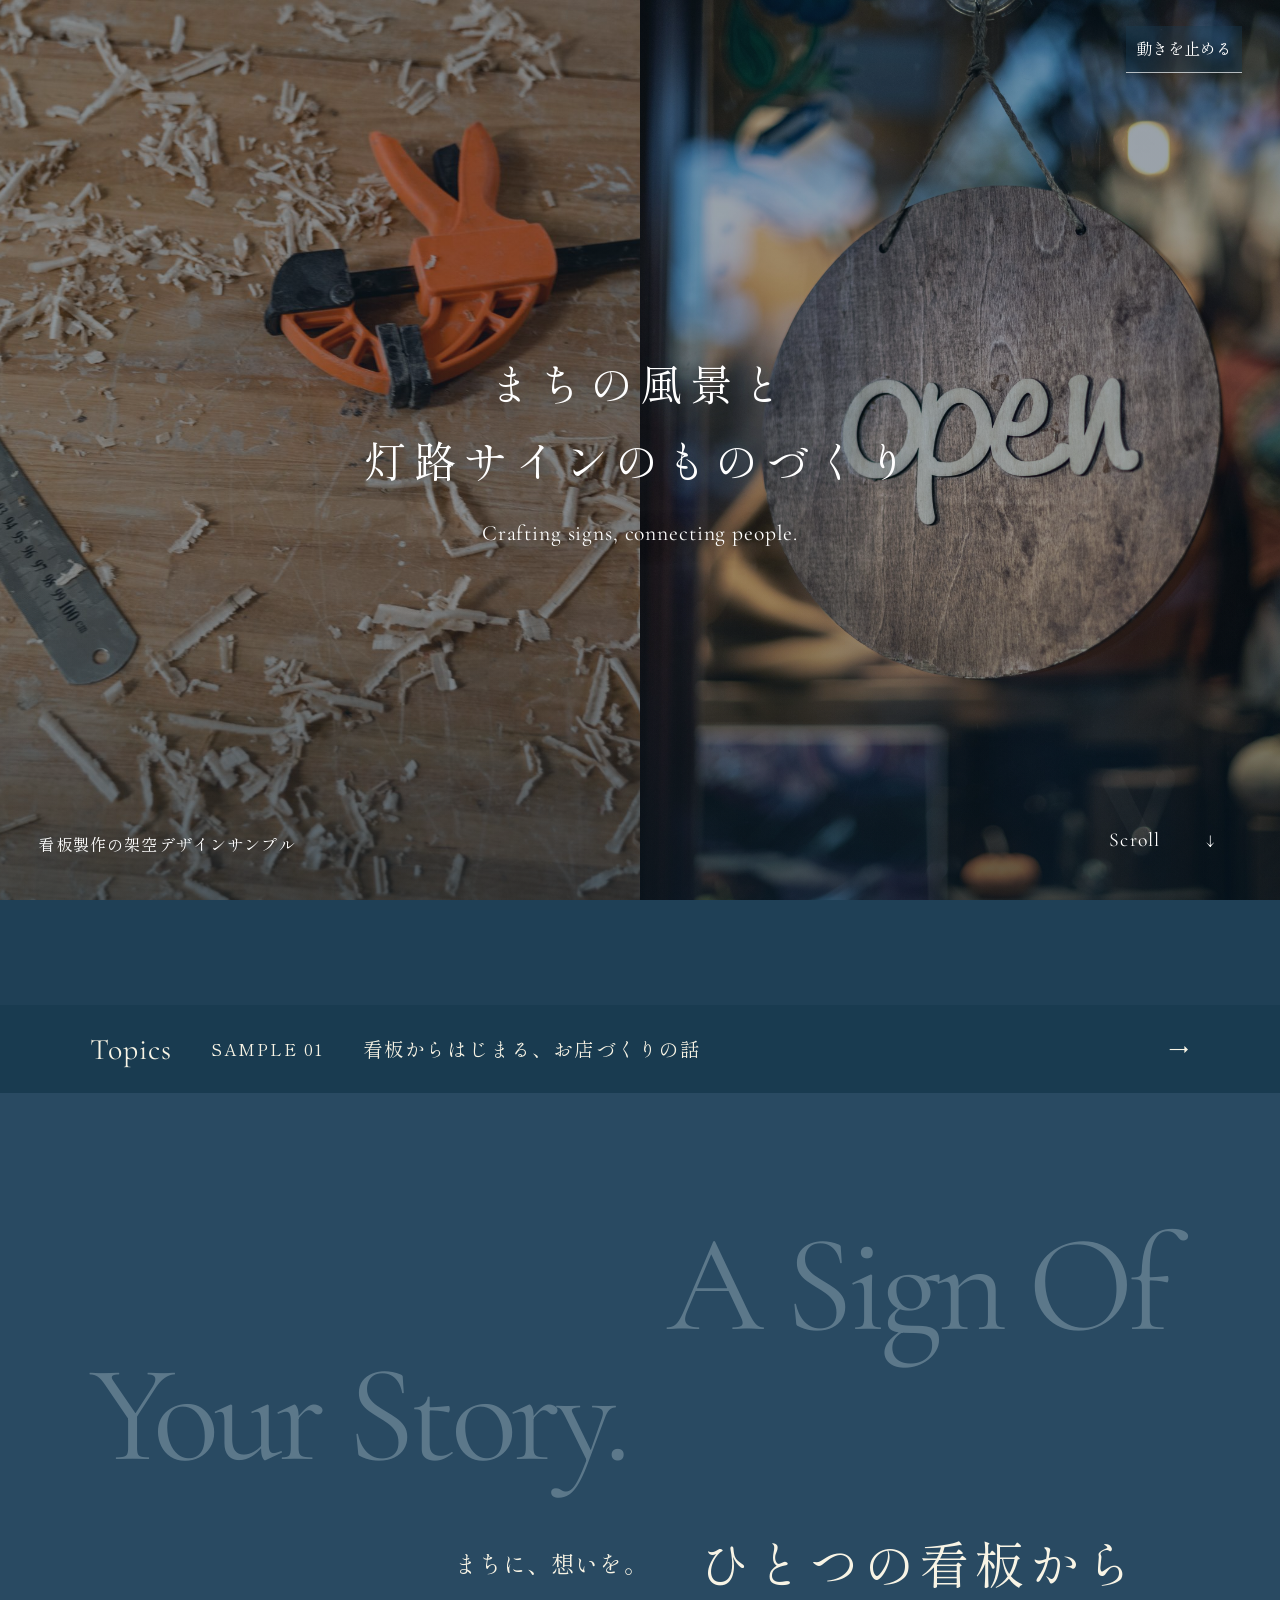
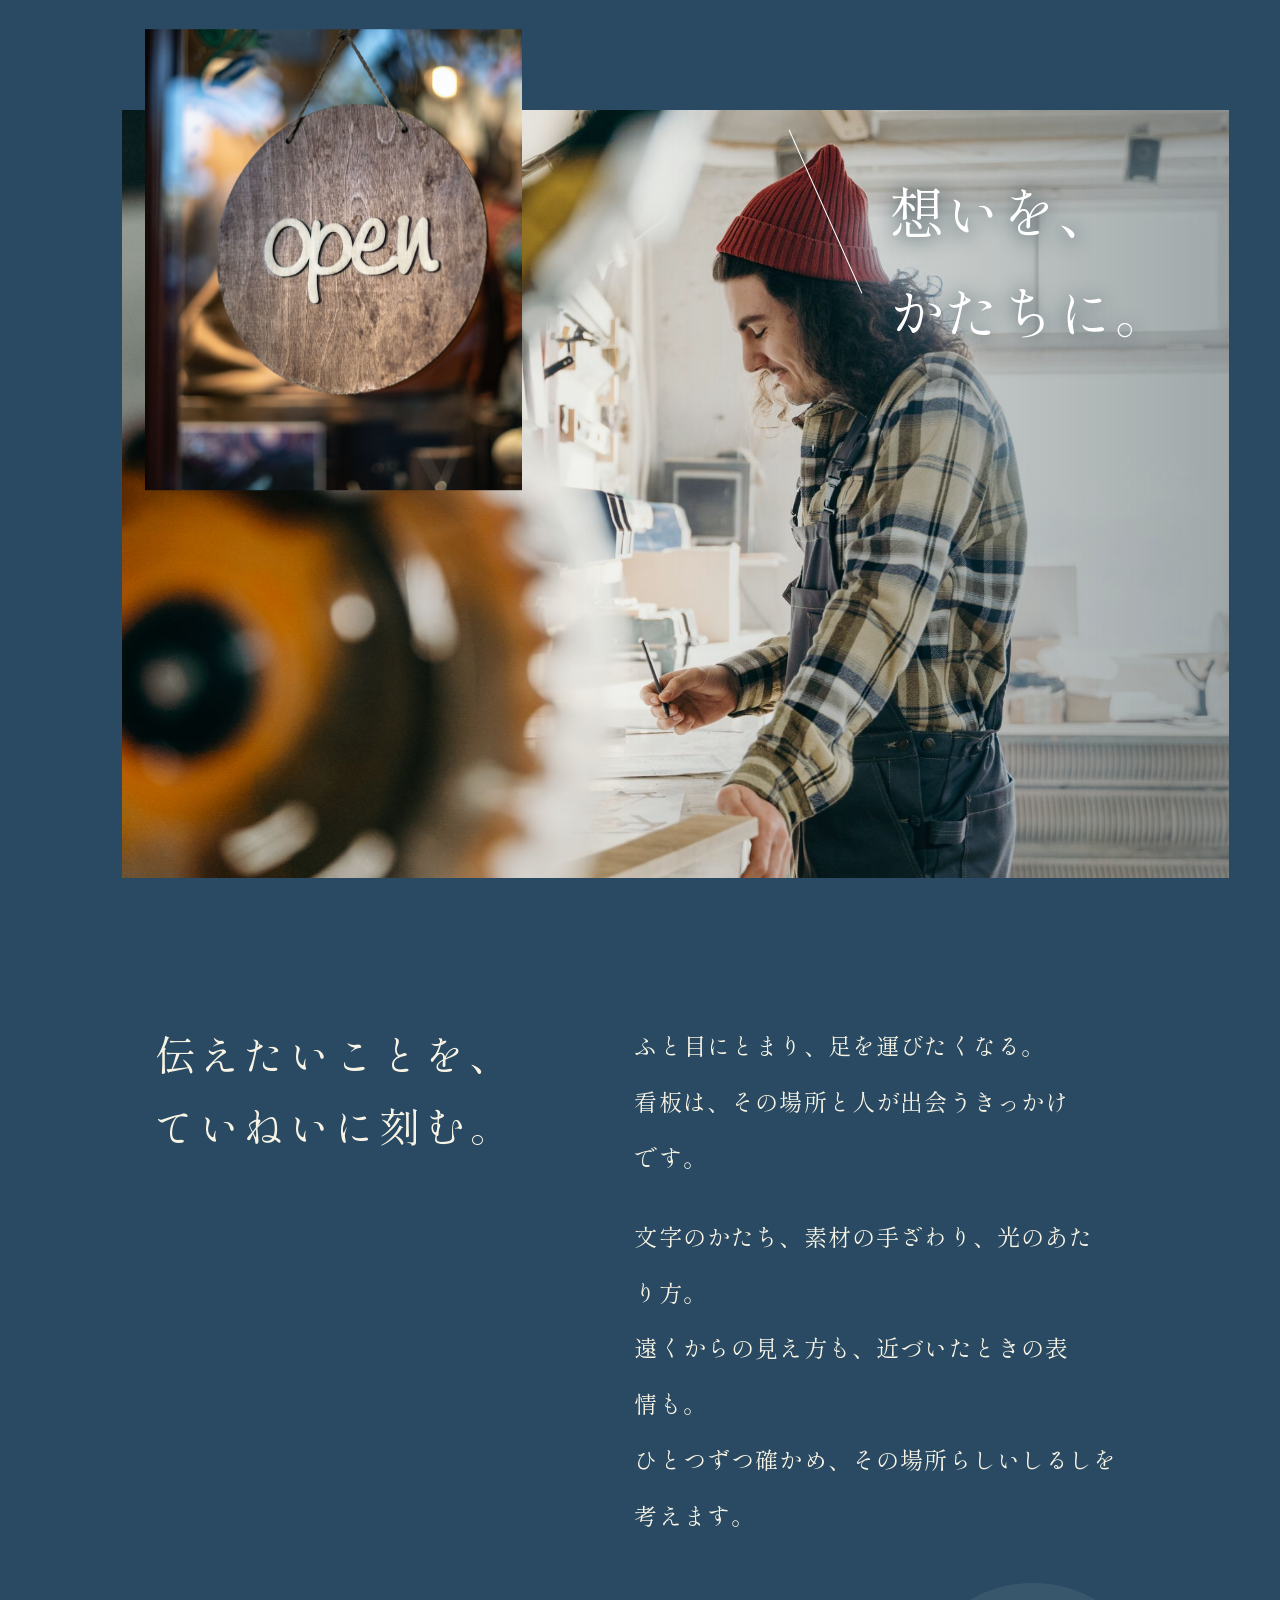
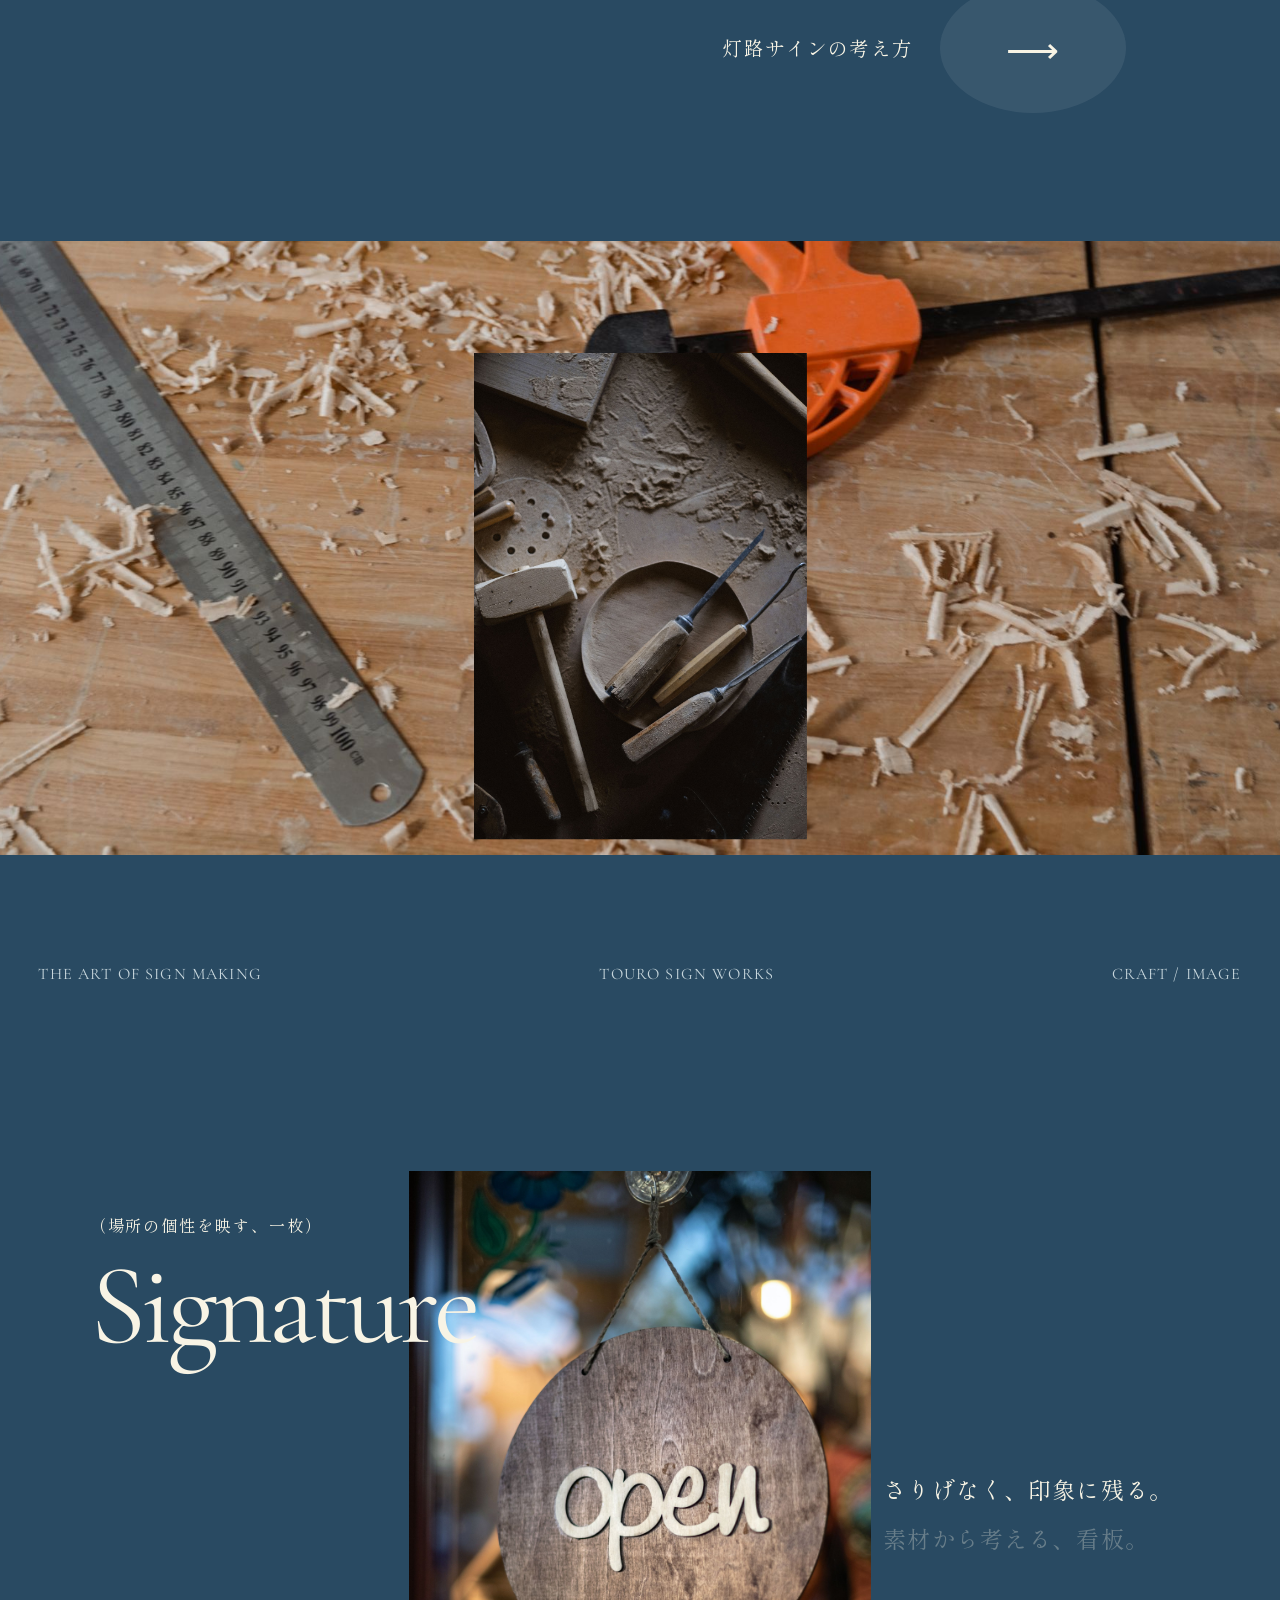
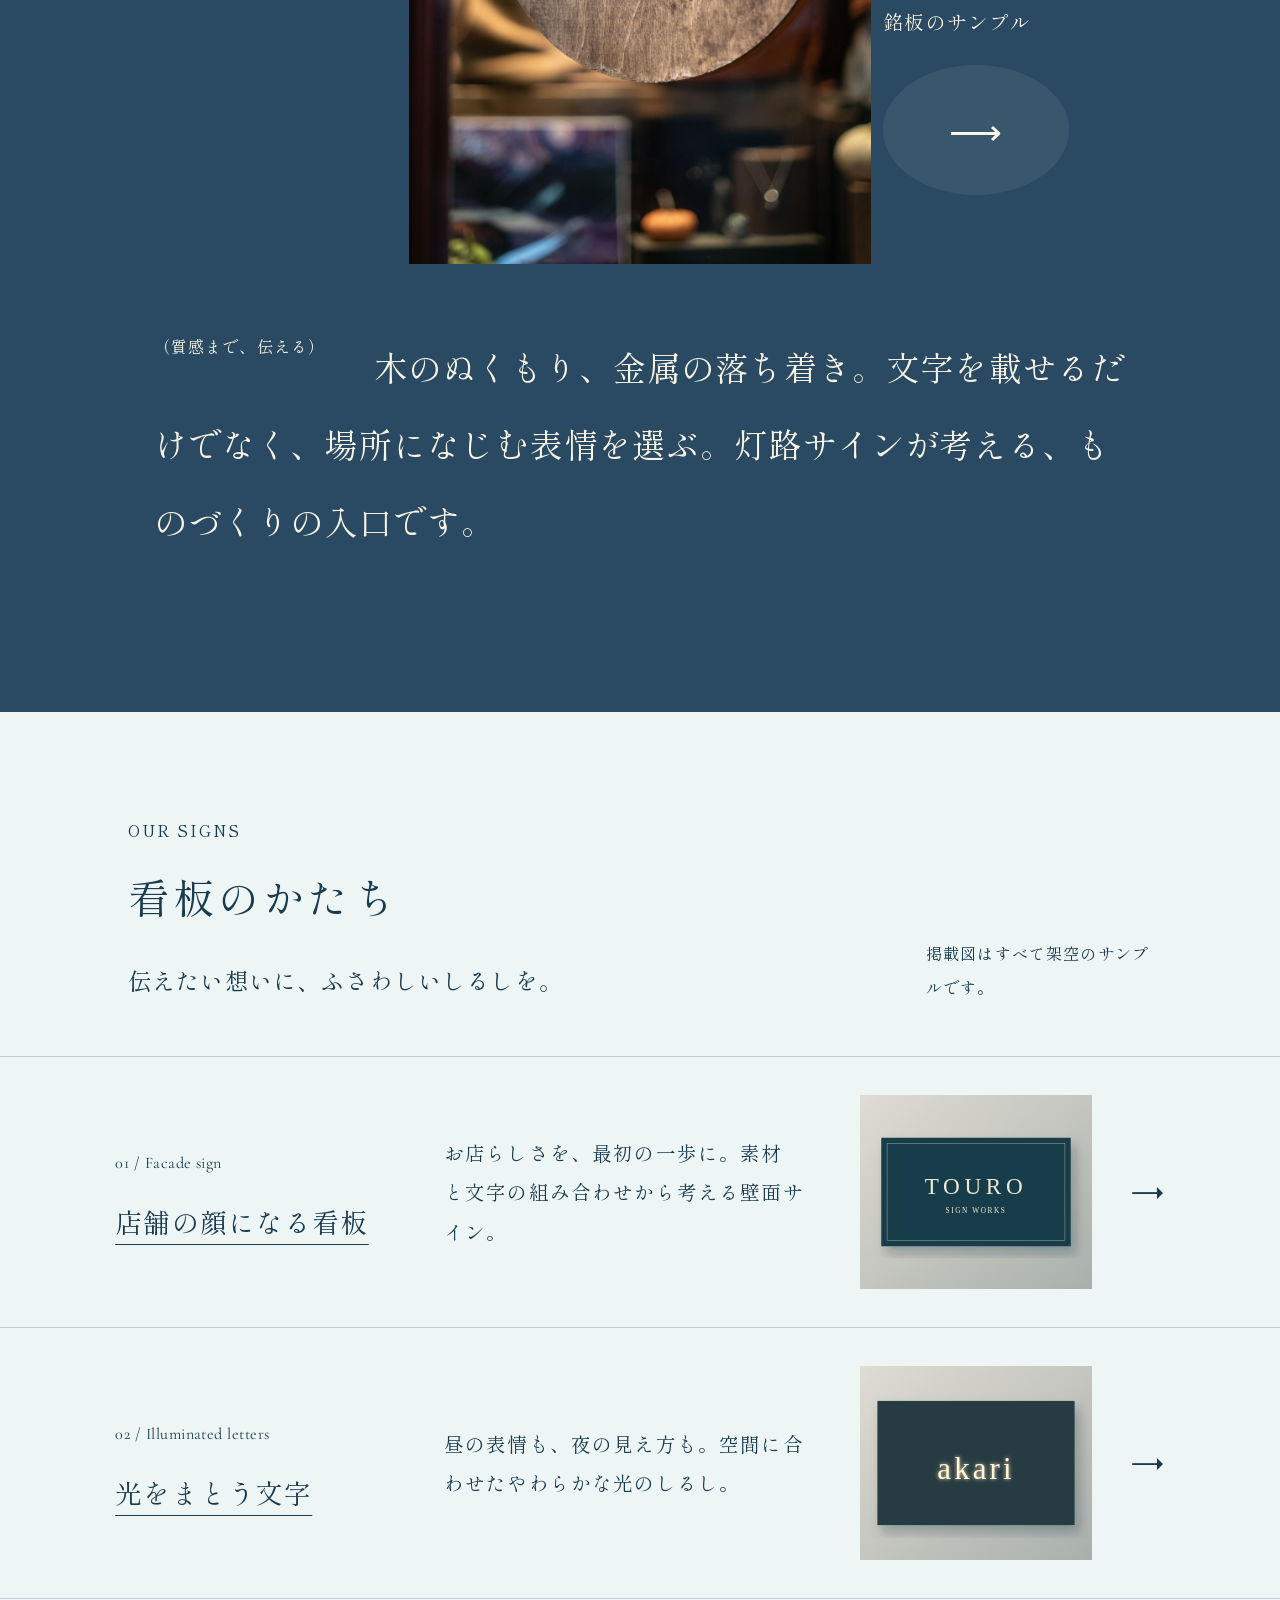
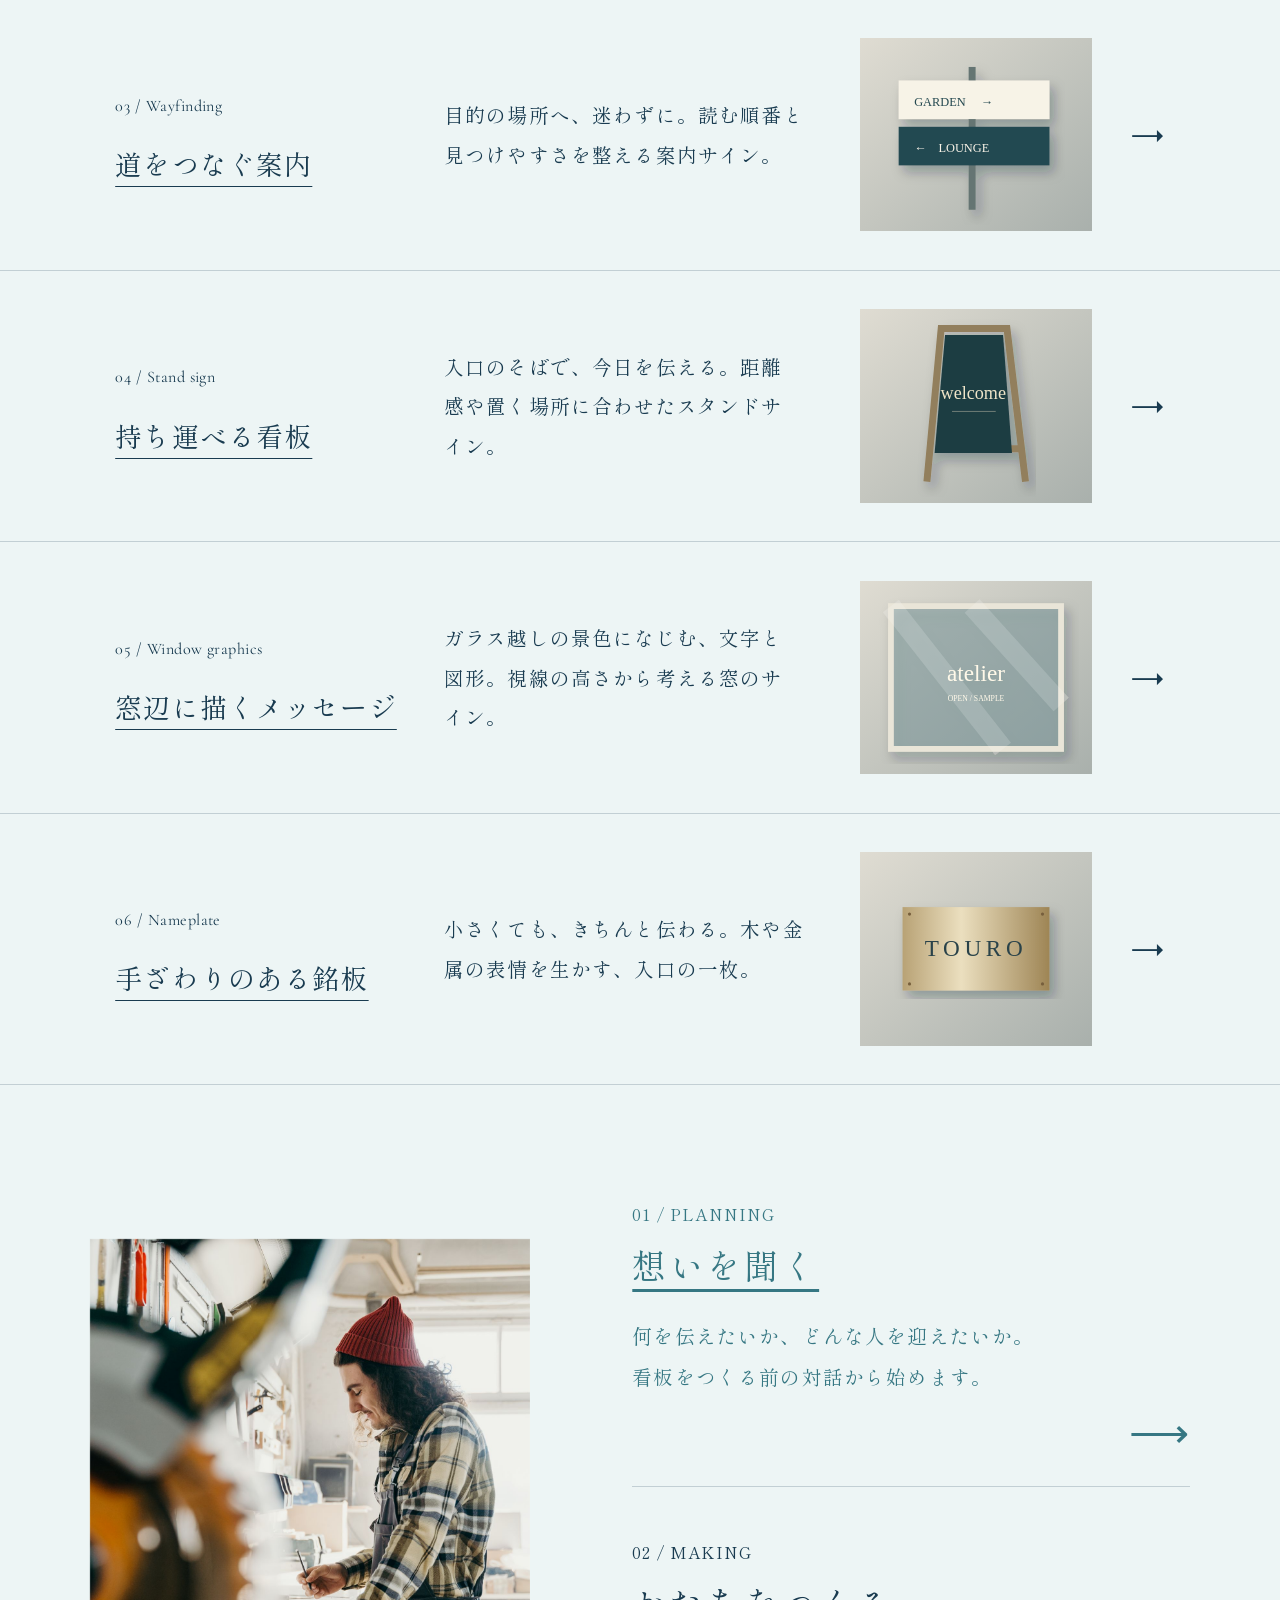
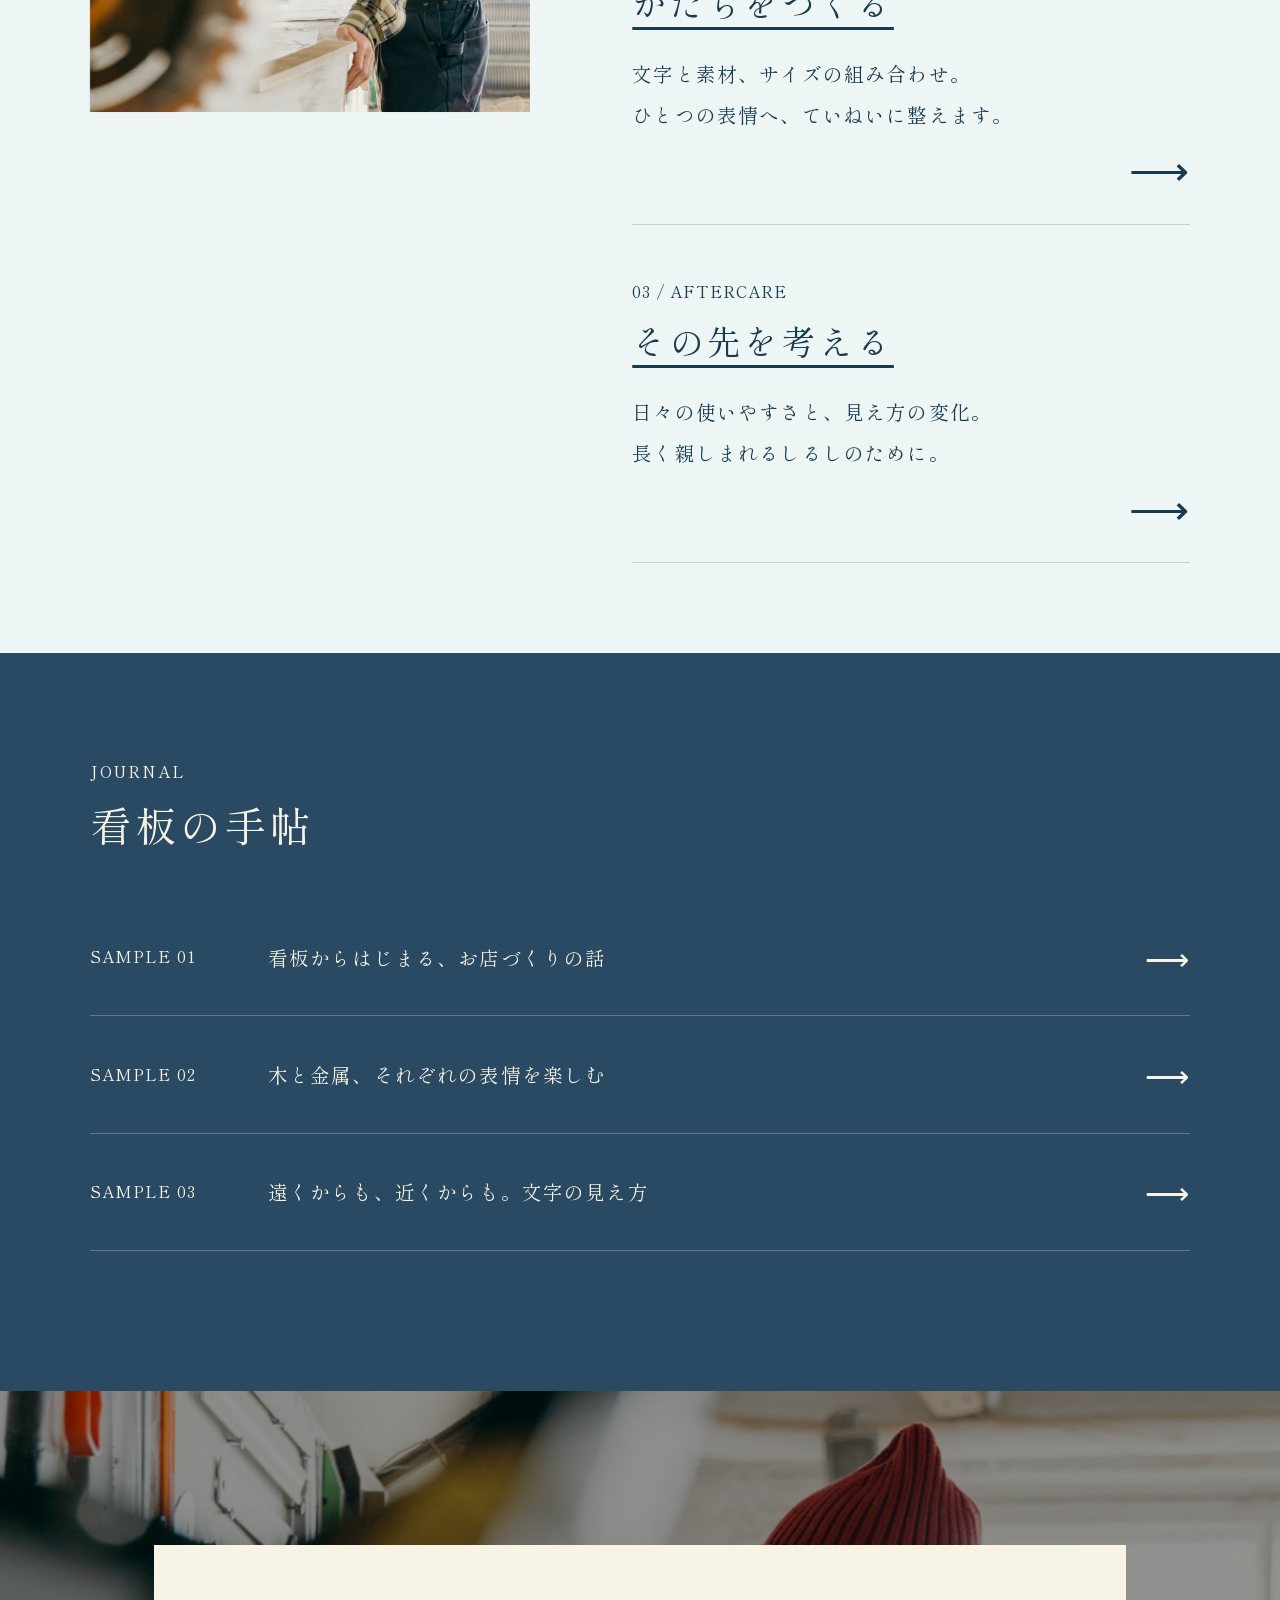
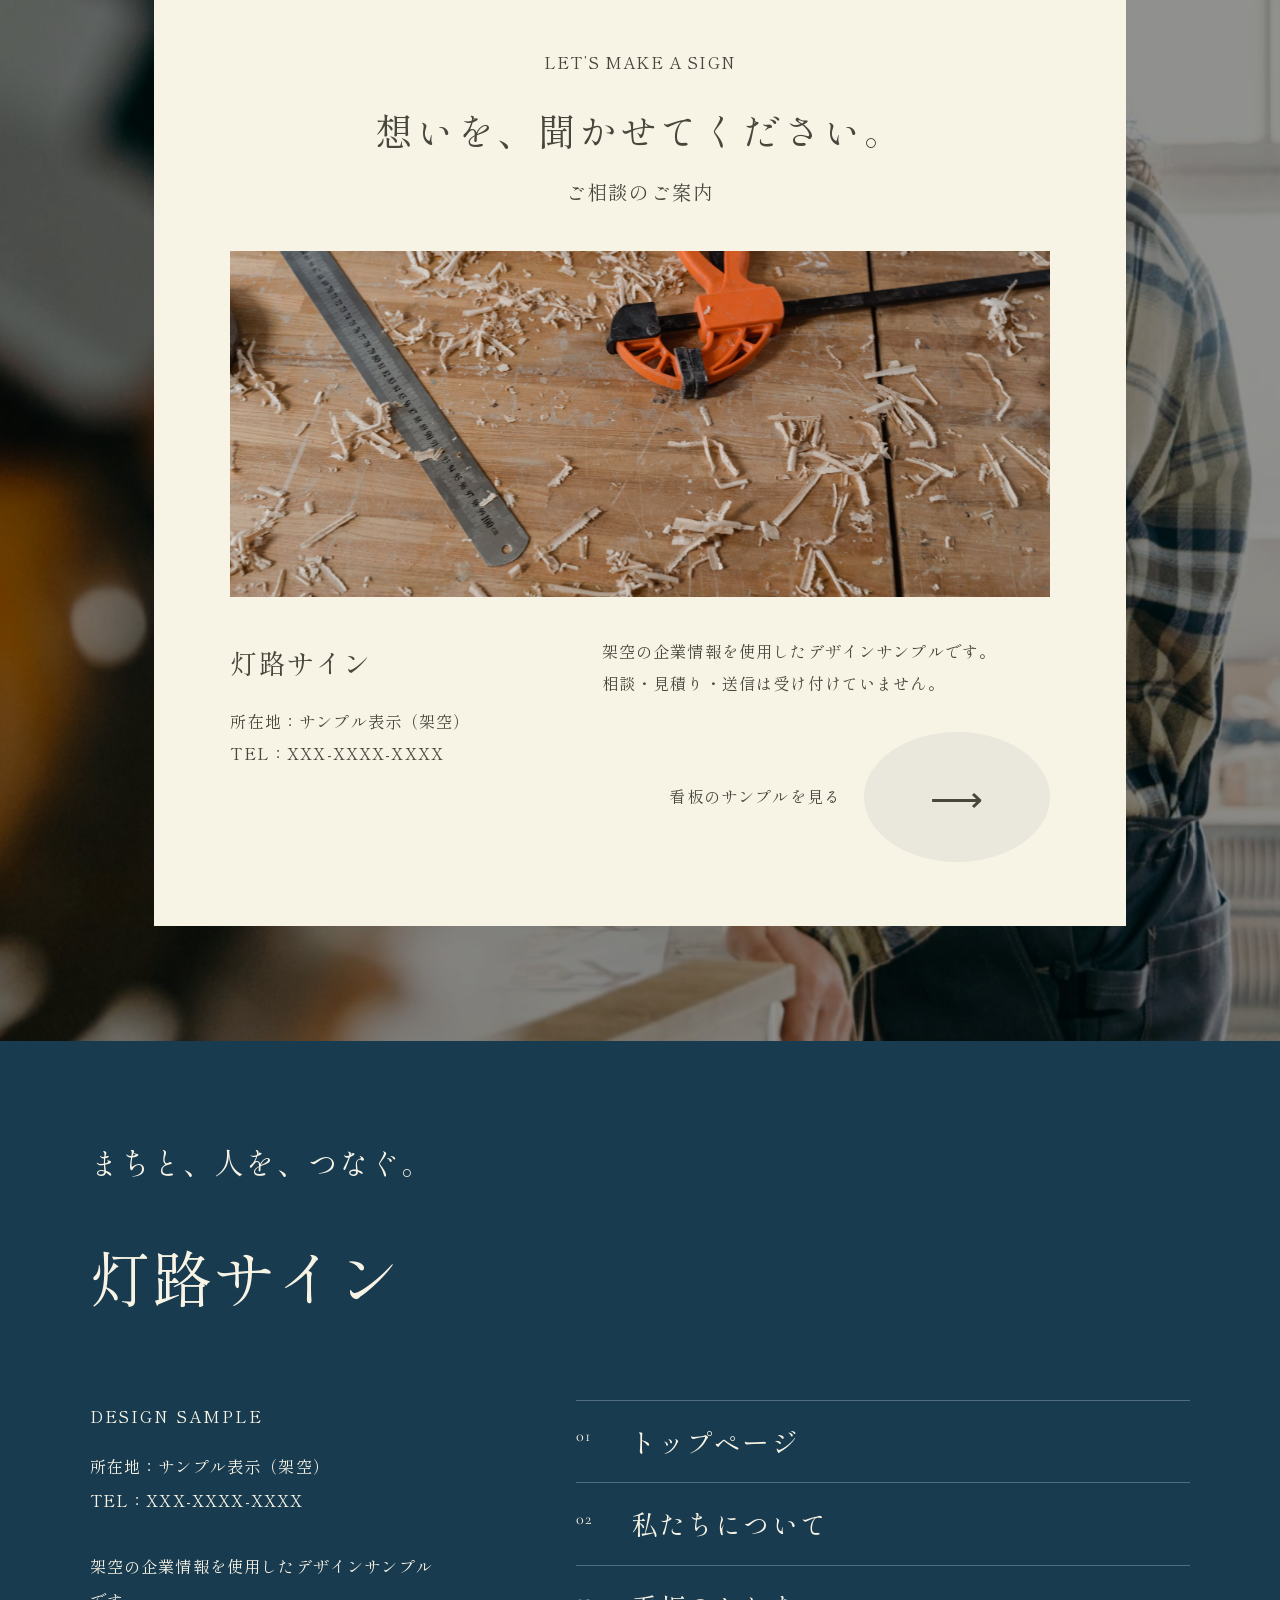
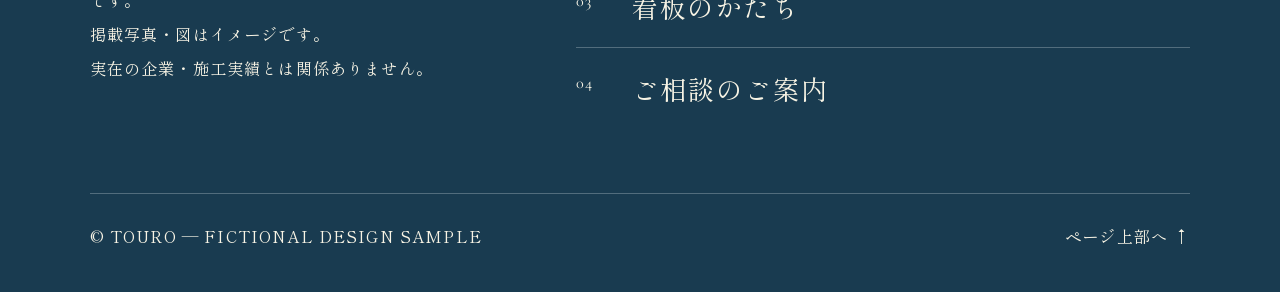
<file: index.html>
<!doctype html><html lang="ja"><head><meta charset="utf-8"><meta name="viewport" content="width=device-width,initial-scale=1"><meta name="robots" content="noindex,nofollow,noarchive"><meta name="description" content="灯路サイン — 看板製作の架空デザインサンプル。"><title>灯路サイン｜看板製作のデザインサンプル（架空）</title><link rel="icon" href="assets/icon.svg"><script>if(!matchMedia("(prefers-reduced-motion: reduce)").matches){document.documentElement.classList.add("opening-boot");setTimeout(()=>document.documentElement.classList.remove("opening-boot"),8000)}</script><link rel="stylesheet" href="style.css?v=1.3"><script src="app.js?v=1.3" defer></script><script src="opening.js?v=1.3" defer></script></head><body id="top"><a class="skip" href="#story">本文へ</a><section class="hero" aria-label="看板製作の風景"><div class="hero-pair pair-first"><img src="assets/craft.jpg" alt="木材の寸法を確かめる作業のイメージ"><img src="assets/open-sign.jpg" alt="店の入口に掲げるオープンサイン"></div><div class="hero-pair pair-second"><img src="assets/tools.jpg" alt="木を加工するための道具"><img src="assets/shop-sign.jpg" alt="丸い木のオープンサイン"></div><div class="hero-shade"></div><div class="hero-copy"><h1><span class="split-line">まちの風景と</span><br><span class="split-line">灯路サインのものづくり</span></h1><p>Crafting signs, connecting people.</p></div><a class="hero-scroll" href="#story">Scroll <span>↓</span></a><p class="hero-notice">看板製作の架空デザインサンプル</p><button class="motion-toggle" aria-pressed="false">動きを止める</button></section><header class="header"><a class="brand" href="index.html#top" aria-label="灯路サイン トップ"><span>灯路サイン</span><small>TOURO SIGN WORKS</small></a><nav class="desktop-nav" aria-label="主なご案内"><a href="index.html#story">私たちについて</a><a href="index.html#signs">看板のかたち</a><a href="index.html#process">制作について</a><a href="index.html#journal">読みもの</a></nav><a class="header-contact" href="index.html#sample-contact">ご相談 <span>↗</span></a><button class="menu-toggle" aria-controls="menu" aria-expanded="false"><i></i><i></i><span>Menu</span></button></header><dialog id="menu" aria-label="メニュー"><button class="menu-close" aria-label="メニューを閉じる"><span>Close</span> ×</button><div class="menu-intro"><p class="menu-brand">灯路サイン</p><p>その場所らしさを、<br>ひとつのしるしに。</p><small>架空の看板製作デザインサンプル</small></div><nav class="menu-links"><a href="index.html#story"><small>About us</small>私たちについて<span>01</span></a><a href="index.html#signs"><small>Our signs</small>看板のかたち<span>02</span></a><a href="index.html#process"><small>Our craft</small>制作について<span>03</span></a><a href="index.html#journal"><small>Journal</small>読みもの<span>04</span></a><a href="index.html#sample-contact"><small>Contact</small>ご相談のご案内<span>05</span></a></nav></dialog><main><aside class="topics"><span>Topics</span><span class="eyebrow">SAMPLE 01</span><a href="journal-1.html">看板からはじまる、お店づくりの話 <b>→</b></a></aside><section class="story section" id="story"><div class="big-type" aria-hidden="true"><span>A Sign Of</span><span>Your Story.</span></div><div class="story-heading"><small>まちに、想いを。</small><h2>ひとつの看板から</h2></div><div class="story-photos"><figure class="story-back zoom-frame" data-zoom="1.2"><img src="assets/craft.jpg" alt="木材に鉛筆で印をつける作業のイメージ"></figure><figure class="story-front parallax"><img src="assets/shop-sign.jpg" alt="素材の温かさが伝わる木の看板"></figure><p class="photo-callout">想いを、<br>かたちに。</p></div></section><section class="craft section" id="craft"><div class="craft-copy"><h2 class="blur-heading">伝えたいことを、<br>ていねいに刻む。</h2><div><p>ふと目にとまり、足を運びたくなる。<br>看板は、その場所と人が出会うきっかけです。</p><p>文字のかたち、素材の手ざわり、光のあたり方。<br>遠くからの見え方も、近づいたときの表情も。<br>ひとつずつ確かめ、その場所らしいしるしを考えます。</p><a class="more" href="about.html">灯路サインの考え方 <span>⟶</span></a></div></div><div class="craft-photos"><figure class="craft-back zoom-frame" data-zoom="1.25"><img src="assets/tools.jpg" alt="木の質感と作業道具"></figure><figure class="craft-front parallax"><img src="assets/detail.jpg" alt="制作道具のディテール"></figure></div><div class="caption"><span>THE ART OF SIGN MAKING</span><span>TOURO SIGN WORKS</span><span>CRAFT / IMAGE</span></div></section><section class="master section" id="master"><div class="master-title"><span class="eyebrow">（場所の個性を映す、一枚）</span><h2>Signature</h2></div><figure class="master-picture"><img src="assets/shop-sign.jpg" alt="木の質感を生かした丸い看板の素材イメージ"></figure><div class="master-aside"><p>さりげなく、印象に残る。<br><span class="ink-text">素材から考える、看板。</span></p><a class="more" href="sign-6.html">銘板のサンプル <span>⟶</span></a></div><p class="master-desc"><small>（質感まで、伝える）</small>木のぬくもり、金属の落ち着き。文字を載せるだけでなく、場所になじむ表情を選ぶ。灯路サインが考える、ものづくりの入口です。</p></section><section class="signs section light" id="signs"><div class="sign-head"><div><span class="eyebrow">OUR SIGNS</span><h2>看板のかたち</h2><p>伝えたい想いに、ふさわしいしるしを。</p></div><span class="small-note">掲載図はすべて架空のサンプルです。</span></div><div class="sign-list"><a class="sign-row" href="sign-1.html"><span class="sign-name"><small>01 / Facade sign</small><h3>店舗の顔になる看板</h3></span><p>お店らしさを、最初の一歩に。素材と文字の組み合わせから考える壁面サイン。</p><img src="assets/wall.svg" alt="店舗の顔になる看板の架空サンプル図" loading="lazy"><span class="arrow">→</span></a><a class="sign-row" href="sign-2.html"><span class="sign-name"><small>02 / Illuminated letters</small><h3>光をまとう文字</h3></span><p>昼の表情も、夜の見え方も。空間に合わせたやわらかな光のしるし。</p><img src="assets/light.svg" alt="光をまとう文字の架空サンプル図" loading="lazy"><span class="arrow">→</span></a><a class="sign-row" href="sign-3.html"><span class="sign-name"><small>03 / Wayfinding</small><h3>道をつなぐ案内</h3></span><p>目的の場所へ、迷わずに。読む順番と見つけやすさを整える案内サイン。</p><img src="assets/guide.svg" alt="道をつなぐ案内の架空サンプル図" loading="lazy"><span class="arrow">→</span></a><a class="sign-row" href="sign-4.html"><span class="sign-name"><small>04 / Stand sign</small><h3>持ち運べる看板</h3></span><p>入口のそばで、今日を伝える。距離感や置く場所に合わせたスタンドサイン。</p><img src="assets/stand.svg" alt="持ち運べる看板の架空サンプル図" loading="lazy"><span class="arrow">→</span></a><a class="sign-row" href="sign-5.html"><span class="sign-name"><small>05 / Window graphics</small><h3>窓辺に描くメッセージ</h3></span><p>ガラス越しの景色になじむ、文字と図形。視線の高さから考える窓のサイン。</p><img src="assets/window.svg" alt="窓辺に描くメッセージの架空サンプル図" loading="lazy"><span class="arrow">→</span></a><a class="sign-row" href="sign-6.html"><span class="sign-name"><small>06 / Nameplate</small><h3>手ざわりのある銘板</h3></span><p>小さくても、きちんと伝わる。木や金属の表情を生かす、入口の一枚。</p><img src="assets/plate.svg" alt="手ざわりのある銘板の架空サンプル図" loading="lazy"><span class="arrow">→</span></a></div></section><section class="process section light" id="process"><div class="process-pictures"><img class="active" src="assets/craft.jpg" alt="制作を考える作業風景のイメージ"><img src="assets/tools.jpg" alt="木材と制作道具のイメージ"><img src="assets/shop-sign.jpg" alt="入口に掲げる木の看板のイメージ"></div><div class="process-links"><a href="process-1.html" data-picture="0"><small>01 / PLANNING</small><h2>想いを聞く</h2><p>何を伝えたいか、どんな人を迎えたいか。<br>看板をつくる前の対話から始めます。</p><span>⟶</span></a><a href="process-2.html" data-picture="1"><small>02 / MAKING</small><h2>かたちをつくる</h2><p>文字と素材、サイズの組み合わせ。<br>ひとつの表情へ、ていねいに整えます。</p><span>⟶</span></a><a href="process-3.html" data-picture="2"><small>03 / AFTERCARE</small><h2>その先を考える</h2><p>日々の使いやすさと、見え方の変化。<br>長く親しまれるしるしのために。</p><span>⟶</span></a></div></section><section class="journal section" id="journal"><div class="journal-head"><span class="eyebrow">JOURNAL</span><h2>看板の手帖</h2></div><div class="journal-list"><a href="journal-1.html"><small>SAMPLE 01</small><span>看板からはじまる、お店づくりの話</span><b>⟶</b></a><a href="journal-2.html"><small>SAMPLE 02</small><span>木と金属、それぞれの表情を楽しむ</span><b>⟶</b></a><a href="journal-3.html"><small>SAMPLE 03</small><span>遠くからも、近くからも。文字の見え方</span><b>⟶</b></a></div></section><section class="contact" id="sample-contact"><div class="contact-bg zoom-frame" data-zoom="1.25"><img src="assets/craft.jpg" alt="ものづくりの工房のイメージ"></div><div class="contact-sheet"><small>LET’S MAKE A SIGN</small><h2><span>想いを、</span><span>聞かせてください。</span></h2><p>ご相談のご案内</p><img class="contact-image" src="assets/tools.jpg" alt="木材と道具のイメージ"><div class="contact-details"><div><h3>灯路サイン</h3><p>所在地：サンプル表示（架空）<br>TEL：XXX-XXXX-XXXX</p></div><div><p>架空の企業情報を使用したデザインサンプルです。<br>相談・見積り・送信は受け付けていません。</p><a class="more" href="#signs">看板のサンプルを見る <span>⟶</span></a></div></div></div></section></main><footer><p class="footer-line">まちと、人を、つなぐ。</p><a class="footer-brand" href="index.html#top">灯路サイン</a><div class="footer-grid"><div><p class="eyebrow">DESIGN SAMPLE</p><p>所在地：サンプル表示（架空）<br>TEL：XXX-XXXX-XXXX</p><p class="notice">架空の企業情報を使用したデザインサンプルです。<br>掲載写真・図はイメージです。<br>実在の企業・施工実績とは関係ありません。</p></div><nav aria-label="フッター"><a href="index.html#top"><small>01</small>トップページ</a><a href="index.html#story"><small>02</small>私たちについて</a><a href="index.html#signs"><small>03</small>看板のかたち</a><a href="index.html#sample-contact"><small>04</small>ご相談のご案内</a></nav></div><div class="footer-bottom"><span>© TOURO — FICTIONAL DESIGN SAMPLE</span><a href="#top">ページ上部へ ↑</a></div></footer></body></html>
</file>
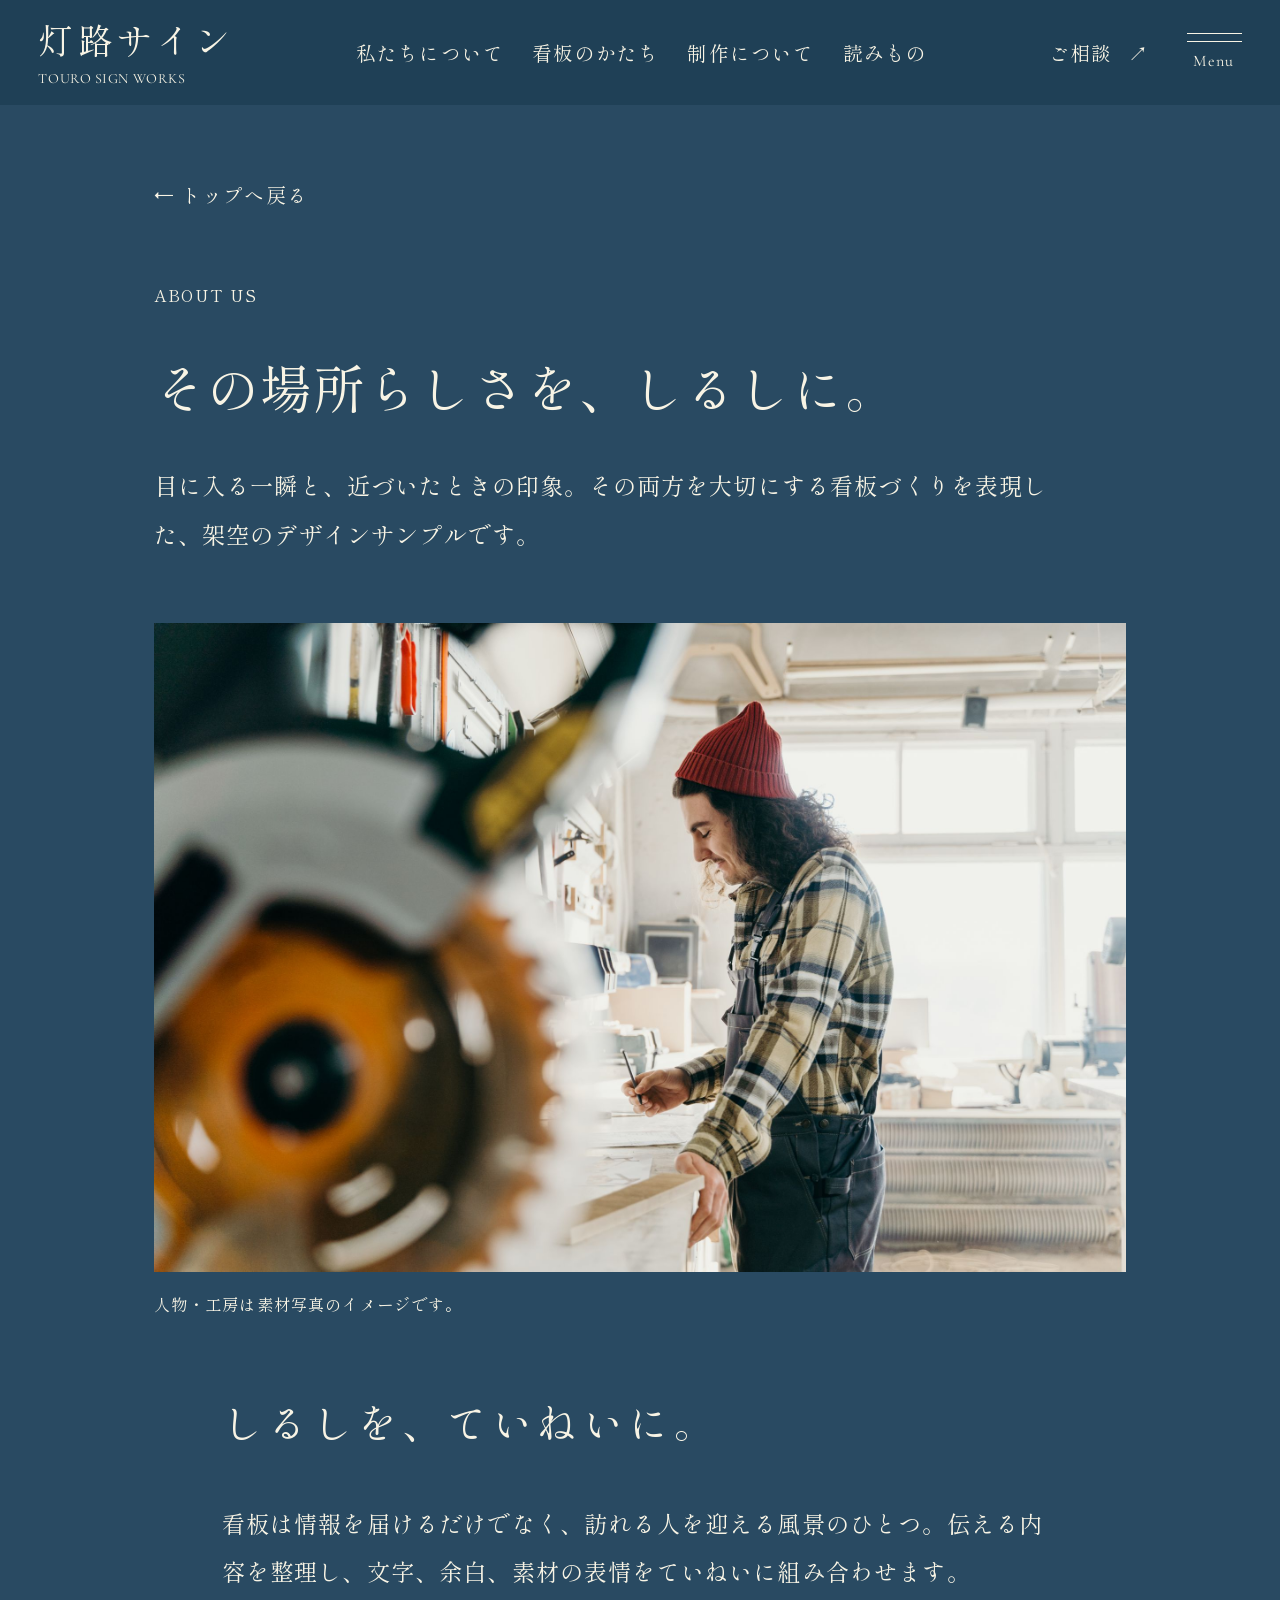
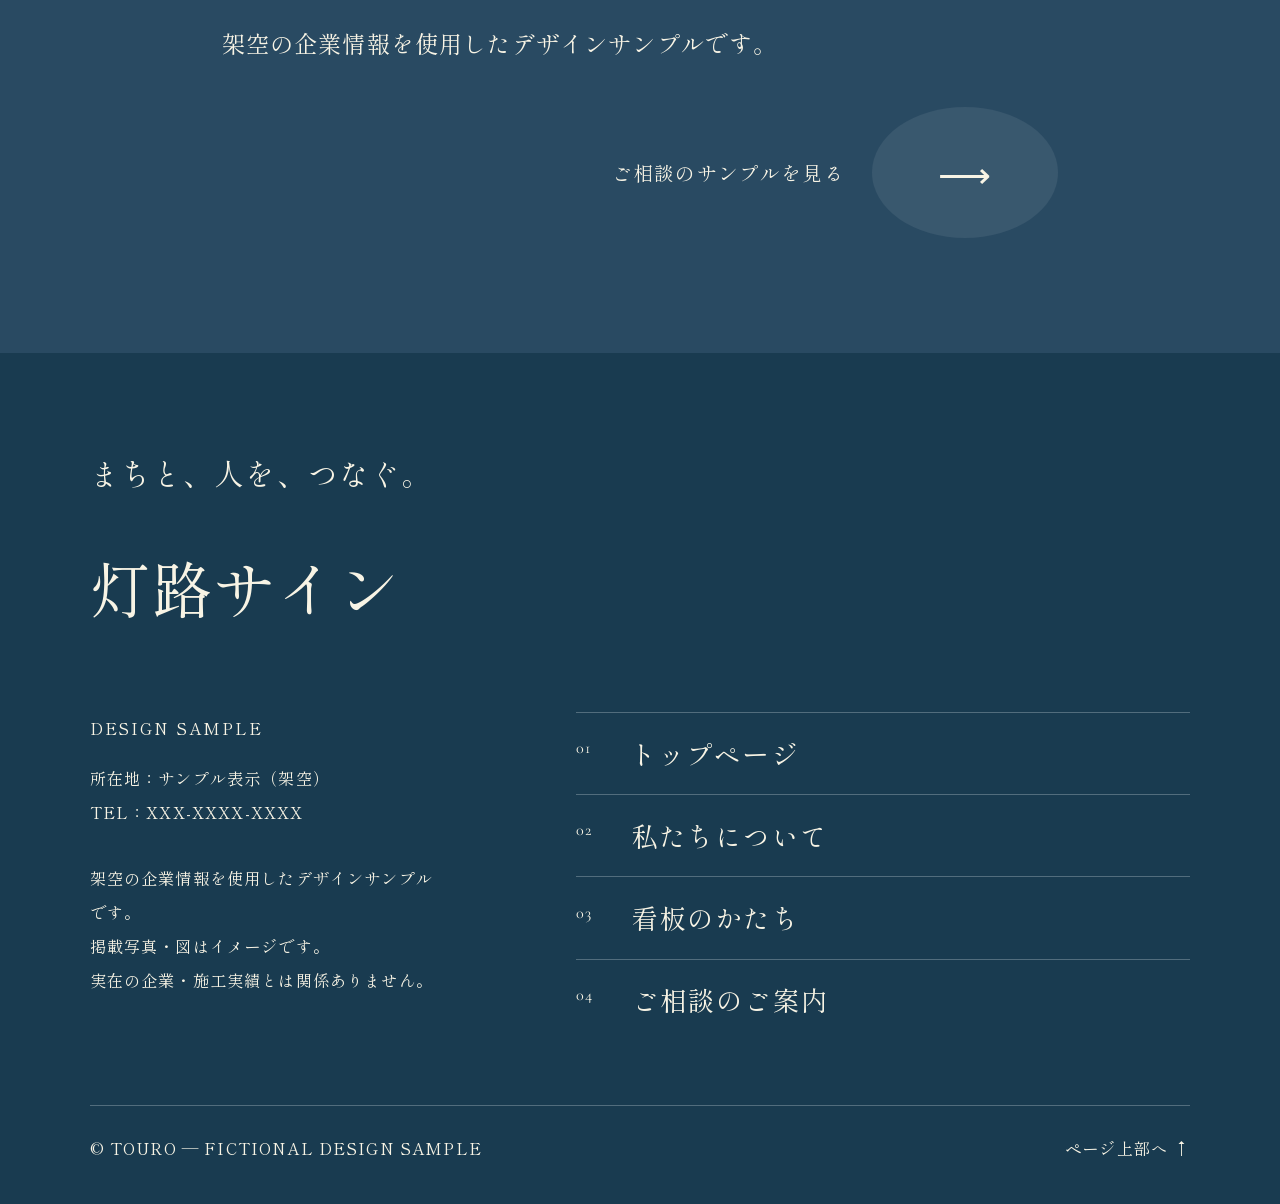
<file: about.html>
<!doctype html><html lang="ja"><head><meta charset="utf-8"><meta name="viewport" content="width=device-width,initial-scale=1"><meta name="robots" content="noindex,nofollow,noarchive"><meta name="description" content="灯路サイン — 看板製作の架空デザインサンプル。"><title>灯路サイン｜看板製作のデザインサンプル（架空）</title><link rel="icon" href="assets/icon.svg"><link rel="stylesheet" href="style.css?v=1.2"><script src="app.js?v=1.2" defer></script></head><body id="top" class="detail-page"><header class="header"><a class="brand" href="index.html#top" aria-label="灯路サイン トップ"><span>灯路サイン</span><small>TOURO SIGN WORKS</small></a><nav class="desktop-nav" aria-label="主なご案内"><a href="index.html#story">私たちについて</a><a href="index.html#signs">看板のかたち</a><a href="index.html#process">制作について</a><a href="index.html#journal">読みもの</a></nav><a class="header-contact" href="index.html#sample-contact">ご相談 <span>↗</span></a><button class="menu-toggle" aria-controls="menu" aria-expanded="false"><i></i><i></i><span>Menu</span></button></header><dialog id="menu" aria-label="メニュー"><button class="menu-close" aria-label="メニューを閉じる"><span>Close</span> ×</button><div class="menu-intro"><p class="menu-brand">灯路サイン</p><p>その場所らしさを、<br>ひとつのしるしに。</p><small>架空の看板製作デザインサンプル</small></div><nav class="menu-links"><a href="index.html#story"><small>About us</small>私たちについて<span>01</span></a><a href="index.html#signs"><small>Our signs</small>看板のかたち<span>02</span></a><a href="index.html#process"><small>Our craft</small>制作について<span>03</span></a><a href="index.html#journal"><small>Journal</small>読みもの<span>04</span></a><a href="index.html#sample-contact"><small>Contact</small>ご相談のご案内<span>05</span></a></nav></dialog><main class="detail-main"><a class="back-link" href="index.html">← トップへ戻る</a><p class="eyebrow">ABOUT US</p><h1>その場所らしさを、しるしに。</h1><p class="detail-lead">目に入る一瞬と、近づいたときの印象。その両方を大切にする看板づくりを表現した、架空のデザインサンプルです。</p><figure><img src="assets/craft.jpg" alt="その場所らしさを、しるしに。のサンプルイメージ"><figcaption>人物・工房は素材写真のイメージです。</figcaption></figure><section><h2>しるしを、ていねいに。</h2><p>看板は情報を届けるだけでなく、訪れる人を迎える風景のひとつ。伝える内容を整理し、文字、余白、素材の表情をていねいに組み合わせます。</p><p>架空の企業情報を使用したデザインサンプルです。</p><a class="more" href="index.html#sample-contact">ご相談のサンプルを見る <span>⟶</span></a></section></main><footer><p class="footer-line">まちと、人を、つなぐ。</p><a class="footer-brand" href="index.html#top">灯路サイン</a><div class="footer-grid"><div><p class="eyebrow">DESIGN SAMPLE</p><p>所在地：サンプル表示（架空）<br>TEL：XXX-XXXX-XXXX</p><p class="notice">架空の企業情報を使用したデザインサンプルです。<br>掲載写真・図はイメージです。<br>実在の企業・施工実績とは関係ありません。</p></div><nav aria-label="フッター"><a href="index.html#top"><small>01</small>トップページ</a><a href="index.html#story"><small>02</small>私たちについて</a><a href="index.html#signs"><small>03</small>看板のかたち</a><a href="index.html#sample-contact"><small>04</small>ご相談のご案内</a></nav></div><div class="footer-bottom"><span>© TOURO — FICTIONAL DESIGN SAMPLE</span><a href="#top">ページ上部へ ↑</a></div></footer></body></html>
</file>
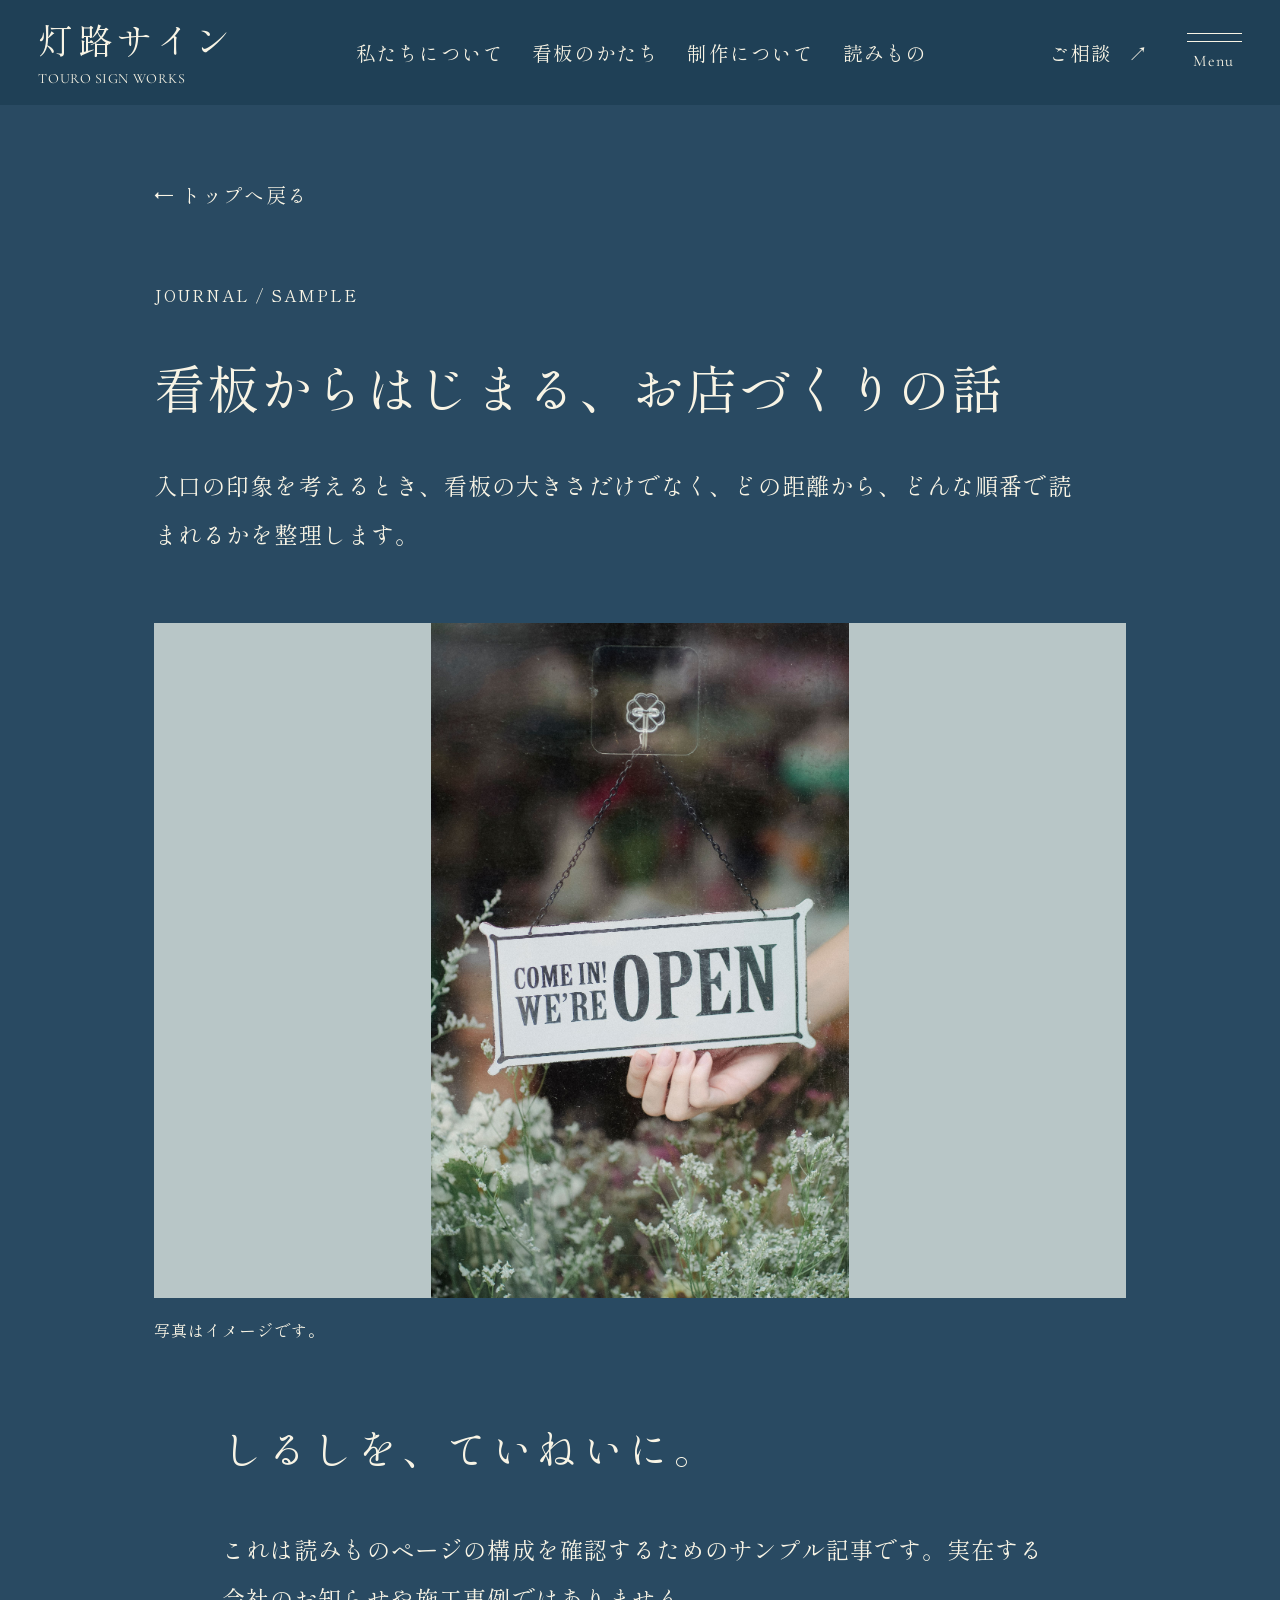
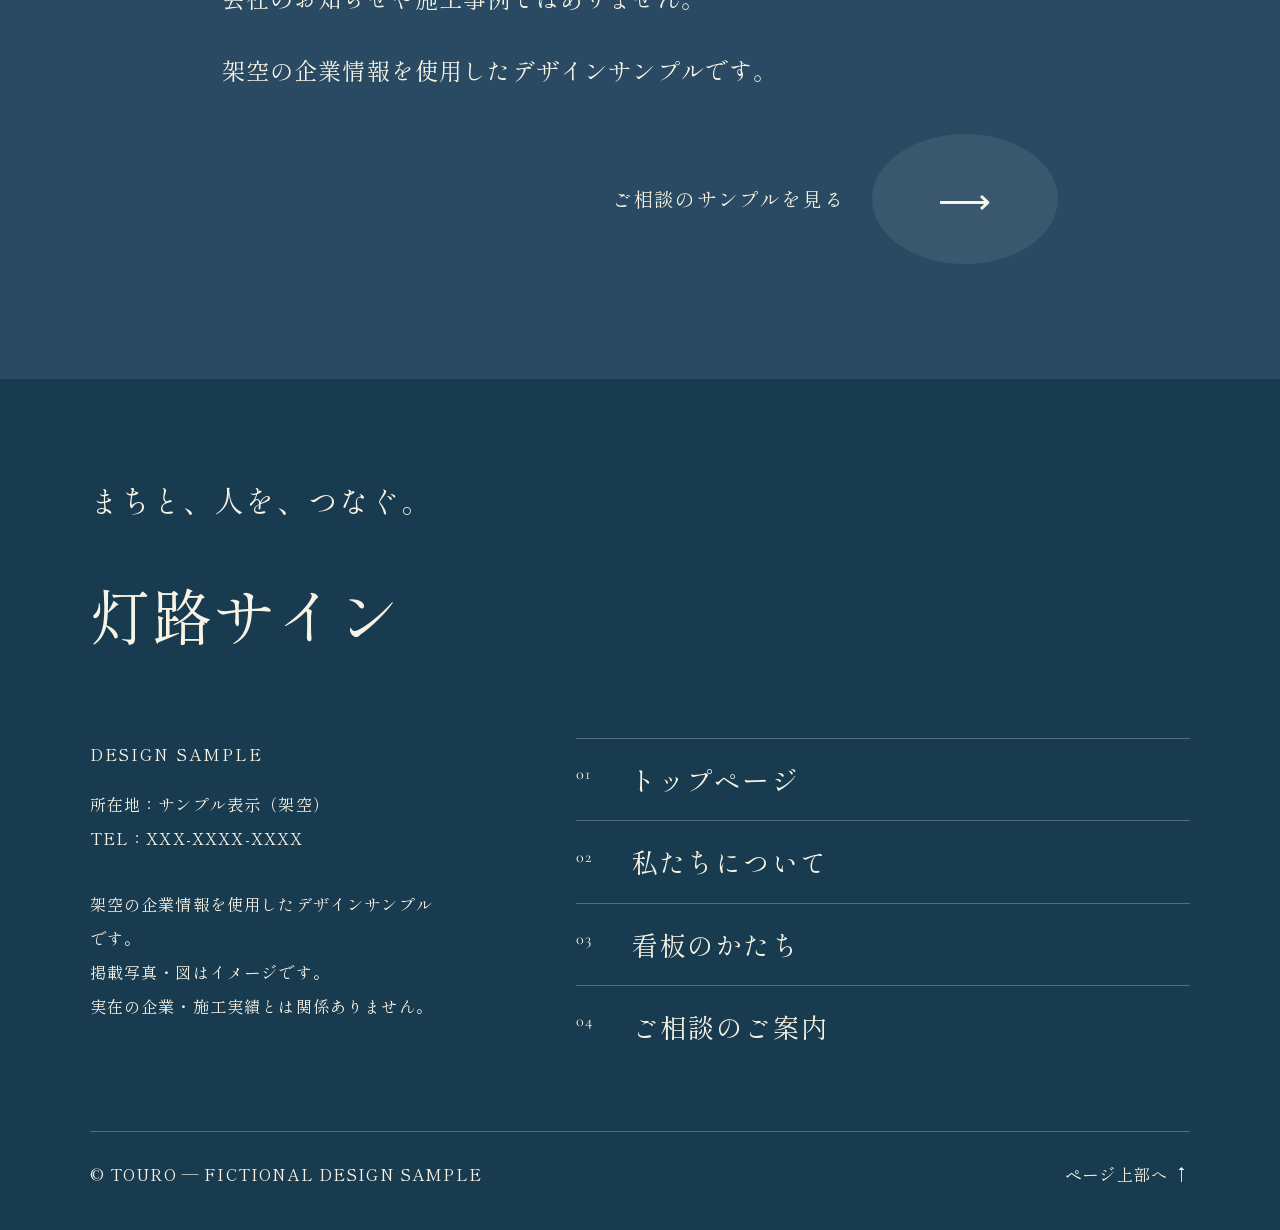
<file: journal-1.html>
<!doctype html><html lang="ja"><head><meta charset="utf-8"><meta name="viewport" content="width=device-width,initial-scale=1"><meta name="robots" content="noindex,nofollow,noarchive"><meta name="description" content="灯路サイン — 看板製作の架空デザインサンプル。"><title>灯路サイン｜看板製作のデザインサンプル（架空）</title><link rel="icon" href="assets/icon.svg"><link rel="stylesheet" href="style.css?v=1.2"><script src="app.js?v=1.2" defer></script></head><body id="top" class="detail-page"><header class="header"><a class="brand" href="index.html#top" aria-label="灯路サイン トップ"><span>灯路サイン</span><small>TOURO SIGN WORKS</small></a><nav class="desktop-nav" aria-label="主なご案内"><a href="index.html#story">私たちについて</a><a href="index.html#signs">看板のかたち</a><a href="index.html#process">制作について</a><a href="index.html#journal">読みもの</a></nav><a class="header-contact" href="index.html#sample-contact">ご相談 <span>↗</span></a><button class="menu-toggle" aria-controls="menu" aria-expanded="false"><i></i><i></i><span>Menu</span></button></header><dialog id="menu" aria-label="メニュー"><button class="menu-close" aria-label="メニューを閉じる"><span>Close</span> ×</button><div class="menu-intro"><p class="menu-brand">灯路サイン</p><p>その場所らしさを、<br>ひとつのしるしに。</p><small>架空の看板製作デザインサンプル</small></div><nav class="menu-links"><a href="index.html#story"><small>About us</small>私たちについて<span>01</span></a><a href="index.html#signs"><small>Our signs</small>看板のかたち<span>02</span></a><a href="index.html#process"><small>Our craft</small>制作について<span>03</span></a><a href="index.html#journal"><small>Journal</small>読みもの<span>04</span></a><a href="index.html#sample-contact"><small>Contact</small>ご相談のご案内<span>05</span></a></nav></dialog><main class="detail-main"><a class="back-link" href="index.html">← トップへ戻る</a><p class="eyebrow">JOURNAL / SAMPLE</p><h1>看板からはじまる、お店づくりの話</h1><p class="detail-lead">入口の印象を考えるとき、看板の大きさだけでなく、どの距離から、どんな順番で読まれるかを整理します。</p><figure><img src="assets/open-sign.jpg" alt="看板からはじまる、お店づくりの話のサンプルイメージ"><figcaption>写真はイメージです。</figcaption></figure><section><h2>しるしを、ていねいに。</h2><p>これは読みものページの構成を確認するためのサンプル記事です。実在する会社のお知らせや施工事例ではありません。</p><p>架空の企業情報を使用したデザインサンプルです。</p><a class="more" href="index.html#sample-contact">ご相談のサンプルを見る <span>⟶</span></a></section></main><footer><p class="footer-line">まちと、人を、つなぐ。</p><a class="footer-brand" href="index.html#top">灯路サイン</a><div class="footer-grid"><div><p class="eyebrow">DESIGN SAMPLE</p><p>所在地：サンプル表示（架空）<br>TEL：XXX-XXXX-XXXX</p><p class="notice">架空の企業情報を使用したデザインサンプルです。<br>掲載写真・図はイメージです。<br>実在の企業・施工実績とは関係ありません。</p></div><nav aria-label="フッター"><a href="index.html#top"><small>01</small>トップページ</a><a href="index.html#story"><small>02</small>私たちについて</a><a href="index.html#signs"><small>03</small>看板のかたち</a><a href="index.html#sample-contact"><small>04</small>ご相談のご案内</a></nav></div><div class="footer-bottom"><span>© TOURO — FICTIONAL DESIGN SAMPLE</span><a href="#top">ページ上部へ ↑</a></div></footer></body></html>
</file>
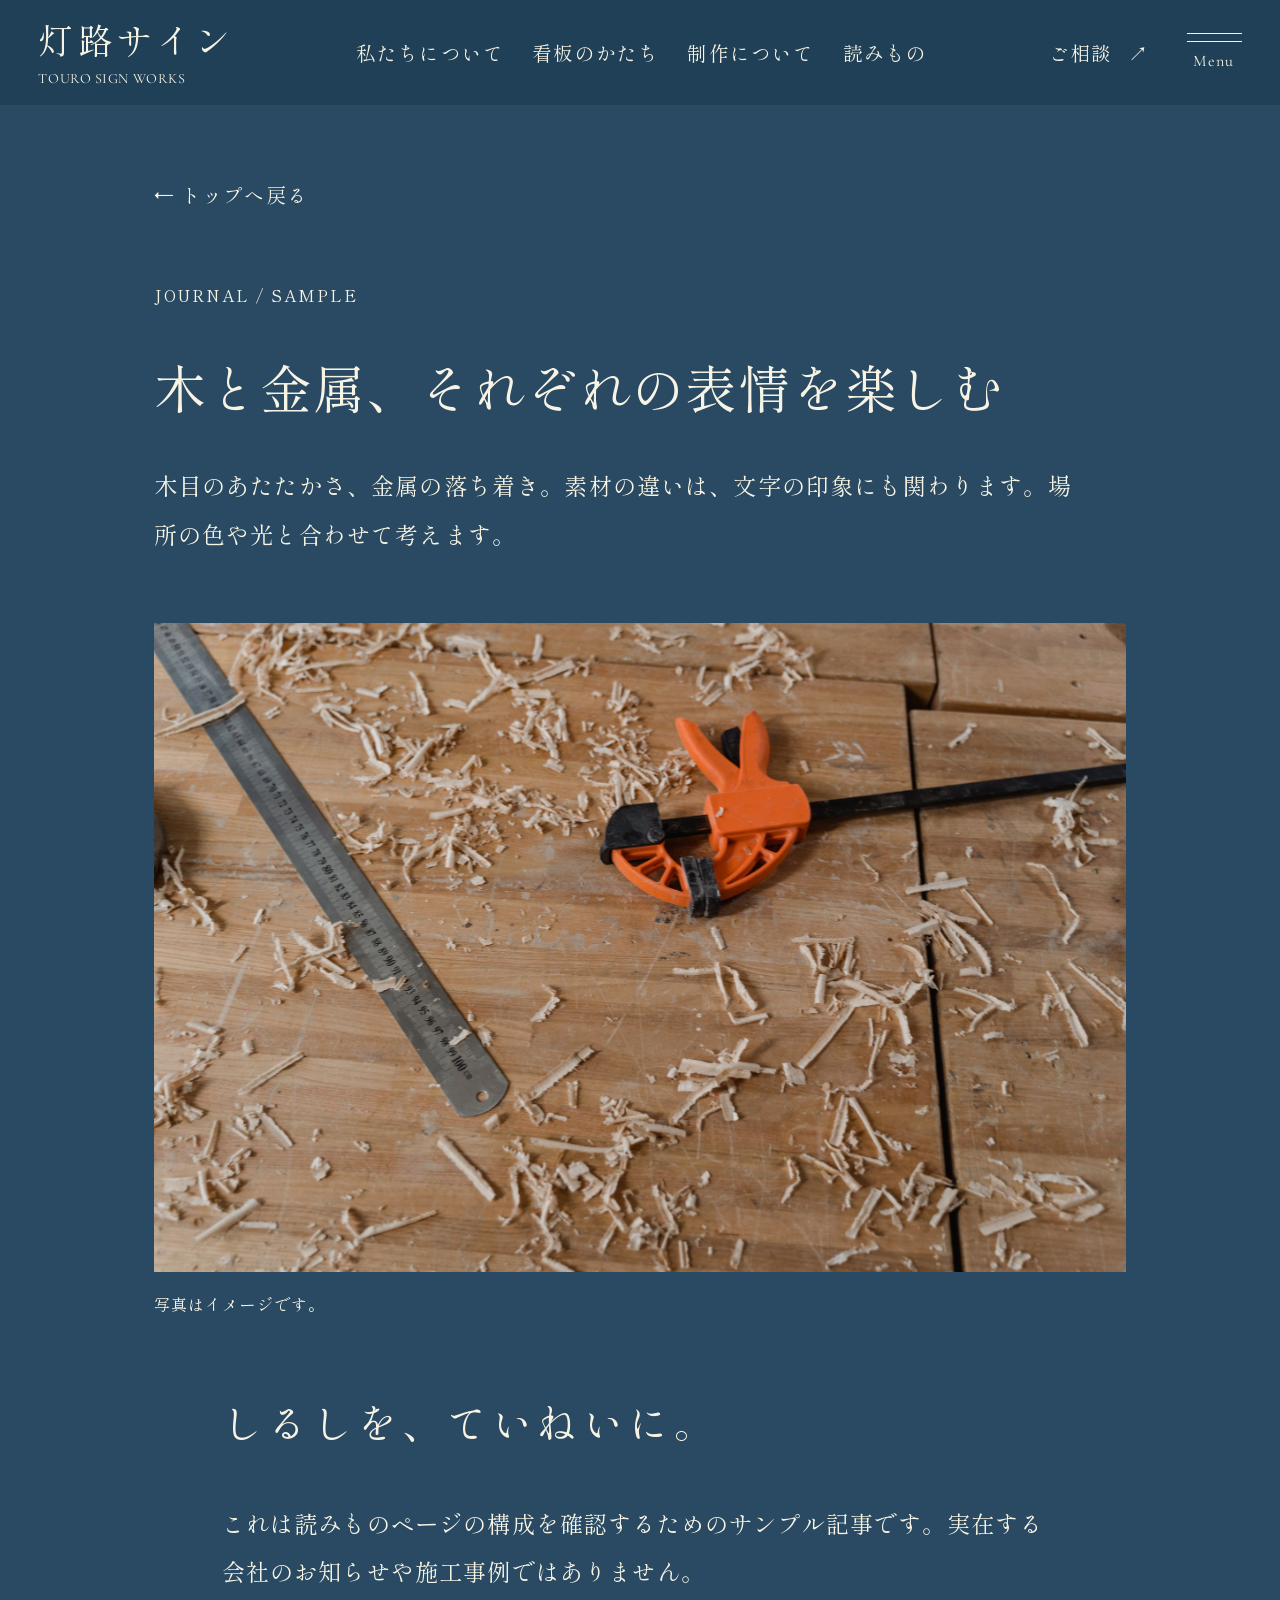
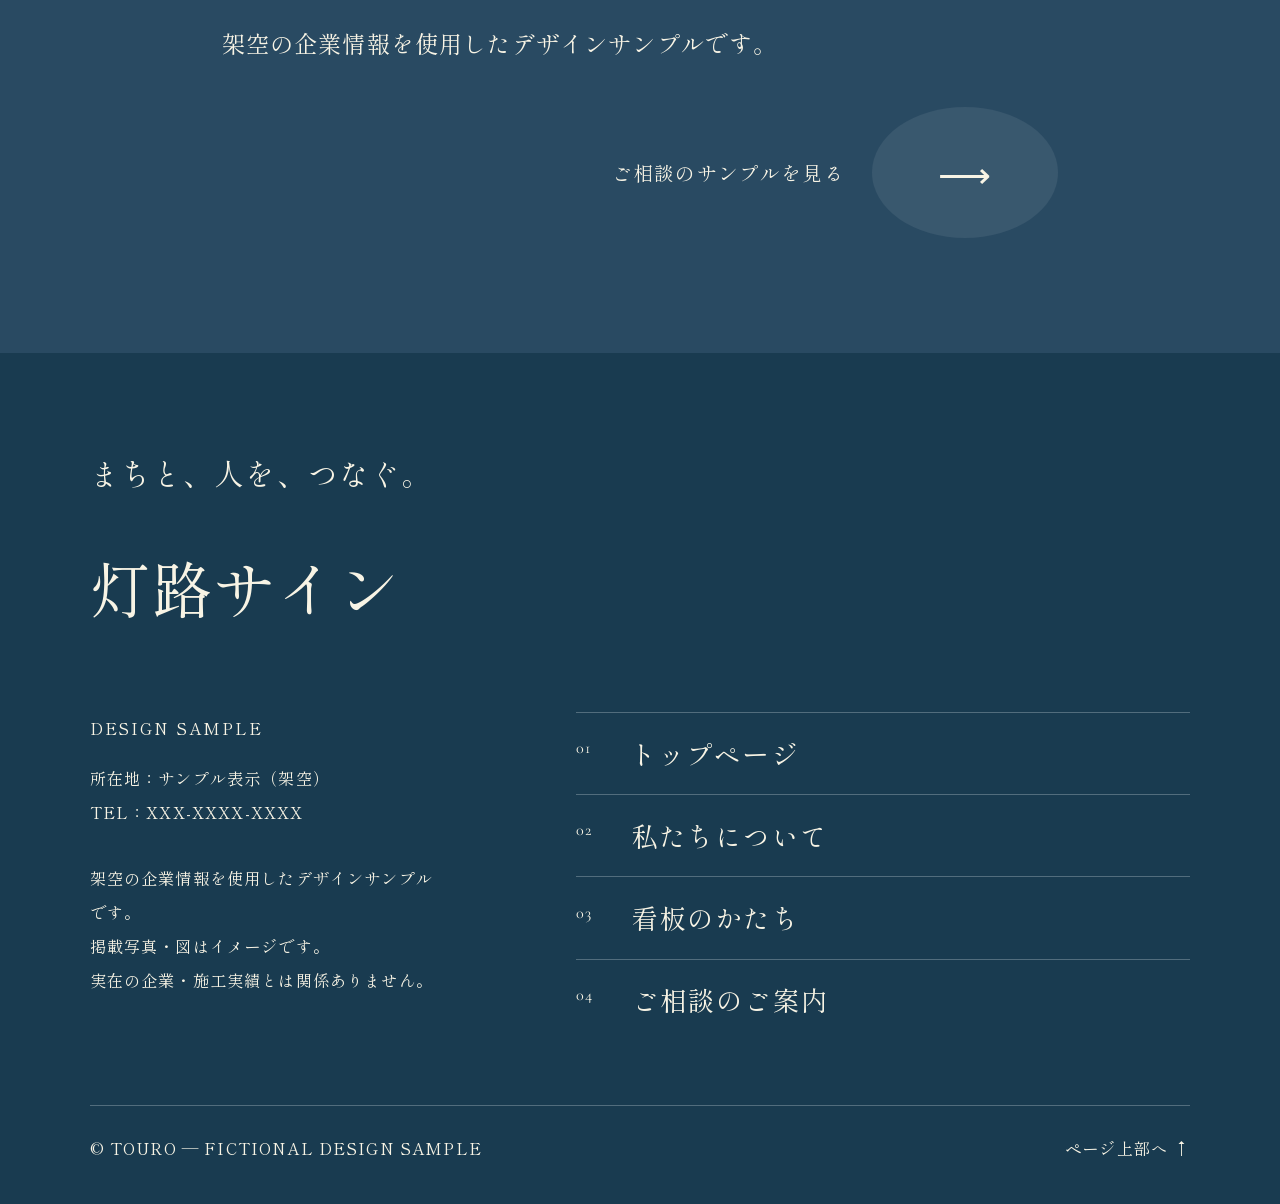
<file: journal-2.html>
<!doctype html><html lang="ja"><head><meta charset="utf-8"><meta name="viewport" content="width=device-width,initial-scale=1"><meta name="robots" content="noindex,nofollow,noarchive"><meta name="description" content="灯路サイン — 看板製作の架空デザインサンプル。"><title>灯路サイン｜看板製作のデザインサンプル（架空）</title><link rel="icon" href="assets/icon.svg"><link rel="stylesheet" href="style.css?v=1.2"><script src="app.js?v=1.2" defer></script></head><body id="top" class="detail-page"><header class="header"><a class="brand" href="index.html#top" aria-label="灯路サイン トップ"><span>灯路サイン</span><small>TOURO SIGN WORKS</small></a><nav class="desktop-nav" aria-label="主なご案内"><a href="index.html#story">私たちについて</a><a href="index.html#signs">看板のかたち</a><a href="index.html#process">制作について</a><a href="index.html#journal">読みもの</a></nav><a class="header-contact" href="index.html#sample-contact">ご相談 <span>↗</span></a><button class="menu-toggle" aria-controls="menu" aria-expanded="false"><i></i><i></i><span>Menu</span></button></header><dialog id="menu" aria-label="メニュー"><button class="menu-close" aria-label="メニューを閉じる"><span>Close</span> ×</button><div class="menu-intro"><p class="menu-brand">灯路サイン</p><p>その場所らしさを、<br>ひとつのしるしに。</p><small>架空の看板製作デザインサンプル</small></div><nav class="menu-links"><a href="index.html#story"><small>About us</small>私たちについて<span>01</span></a><a href="index.html#signs"><small>Our signs</small>看板のかたち<span>02</span></a><a href="index.html#process"><small>Our craft</small>制作について<span>03</span></a><a href="index.html#journal"><small>Journal</small>読みもの<span>04</span></a><a href="index.html#sample-contact"><small>Contact</small>ご相談のご案内<span>05</span></a></nav></dialog><main class="detail-main"><a class="back-link" href="index.html">← トップへ戻る</a><p class="eyebrow">JOURNAL / SAMPLE</p><h1>木と金属、それぞれの表情を楽しむ</h1><p class="detail-lead">木目のあたたかさ、金属の落ち着き。素材の違いは、文字の印象にも関わります。場所の色や光と合わせて考えます。</p><figure><img src="assets/tools.jpg" alt="木と金属、それぞれの表情を楽しむのサンプルイメージ"><figcaption>写真はイメージです。</figcaption></figure><section><h2>しるしを、ていねいに。</h2><p>これは読みものページの構成を確認するためのサンプル記事です。実在する会社のお知らせや施工事例ではありません。</p><p>架空の企業情報を使用したデザインサンプルです。</p><a class="more" href="index.html#sample-contact">ご相談のサンプルを見る <span>⟶</span></a></section></main><footer><p class="footer-line">まちと、人を、つなぐ。</p><a class="footer-brand" href="index.html#top">灯路サイン</a><div class="footer-grid"><div><p class="eyebrow">DESIGN SAMPLE</p><p>所在地：サンプル表示（架空）<br>TEL：XXX-XXXX-XXXX</p><p class="notice">架空の企業情報を使用したデザインサンプルです。<br>掲載写真・図はイメージです。<br>実在の企業・施工実績とは関係ありません。</p></div><nav aria-label="フッター"><a href="index.html#top"><small>01</small>トップページ</a><a href="index.html#story"><small>02</small>私たちについて</a><a href="index.html#signs"><small>03</small>看板のかたち</a><a href="index.html#sample-contact"><small>04</small>ご相談のご案内</a></nav></div><div class="footer-bottom"><span>© TOURO — FICTIONAL DESIGN SAMPLE</span><a href="#top">ページ上部へ ↑</a></div></footer></body></html>
</file>
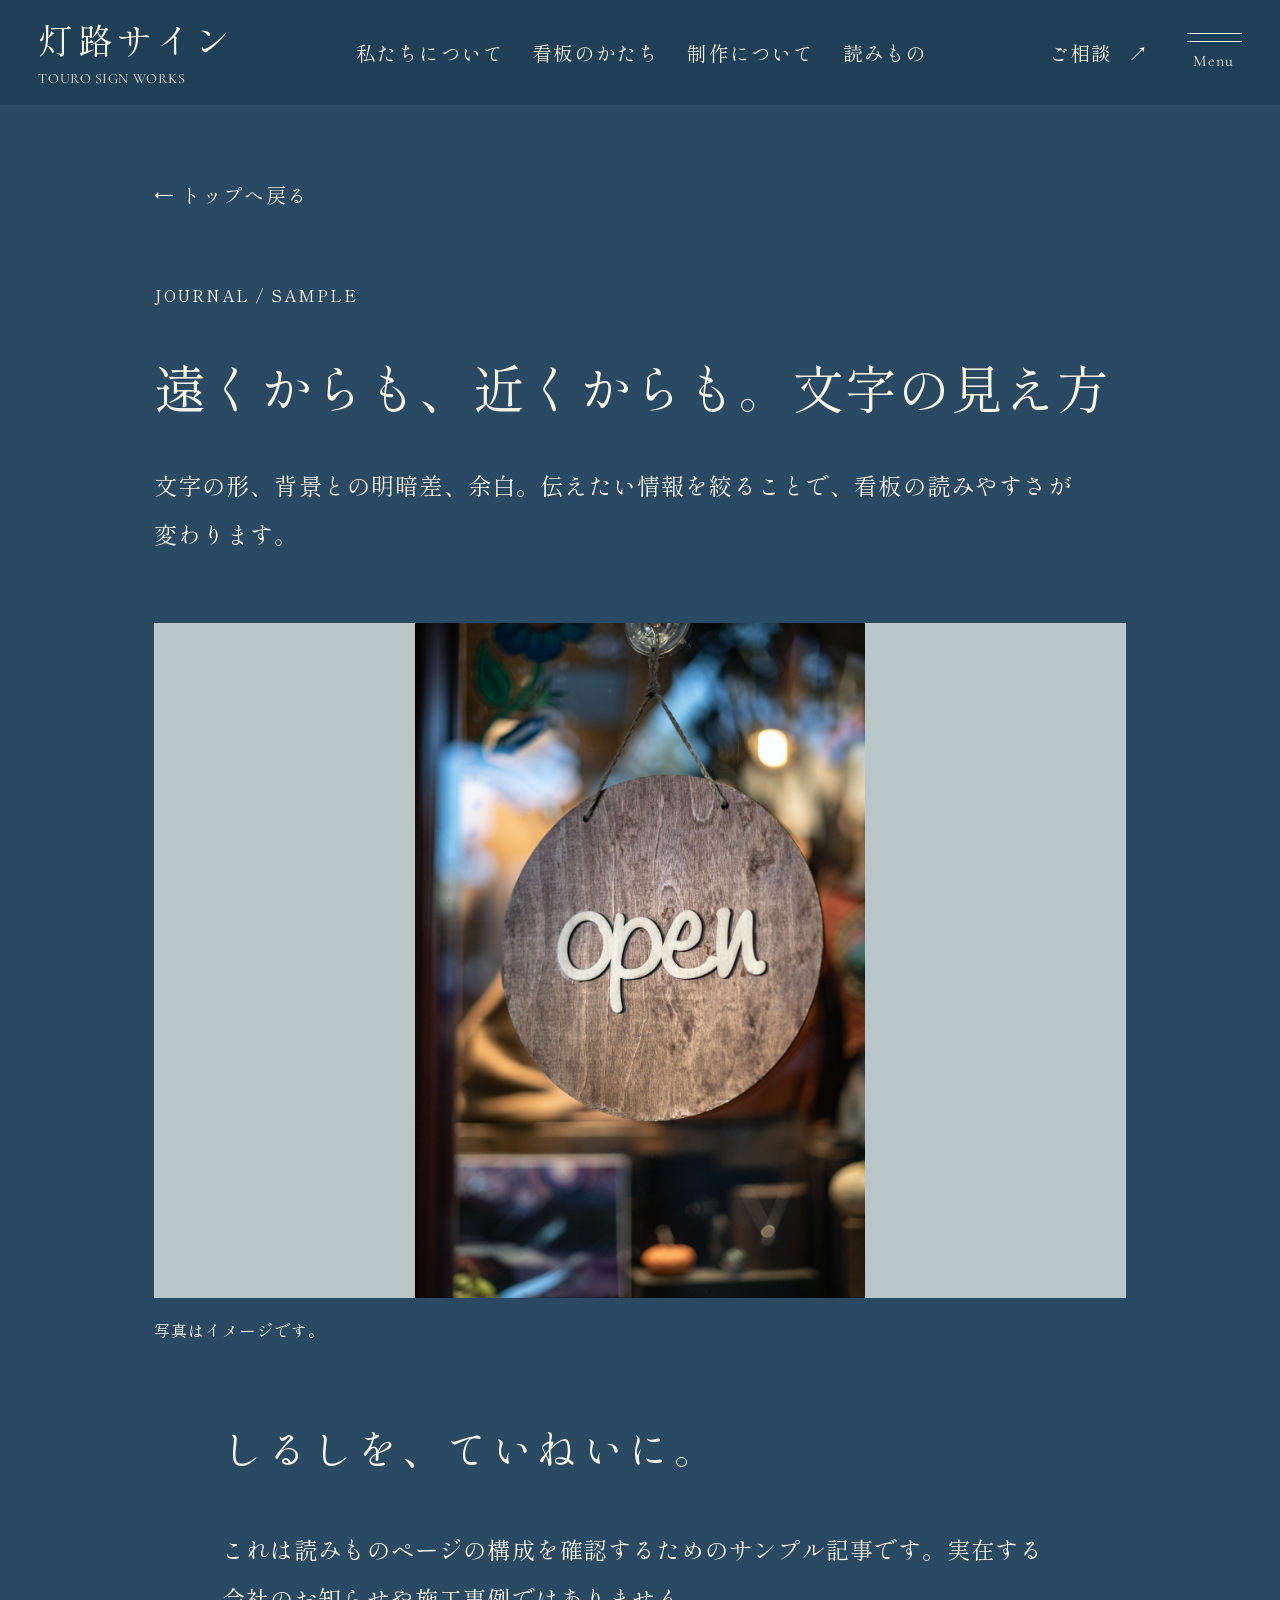
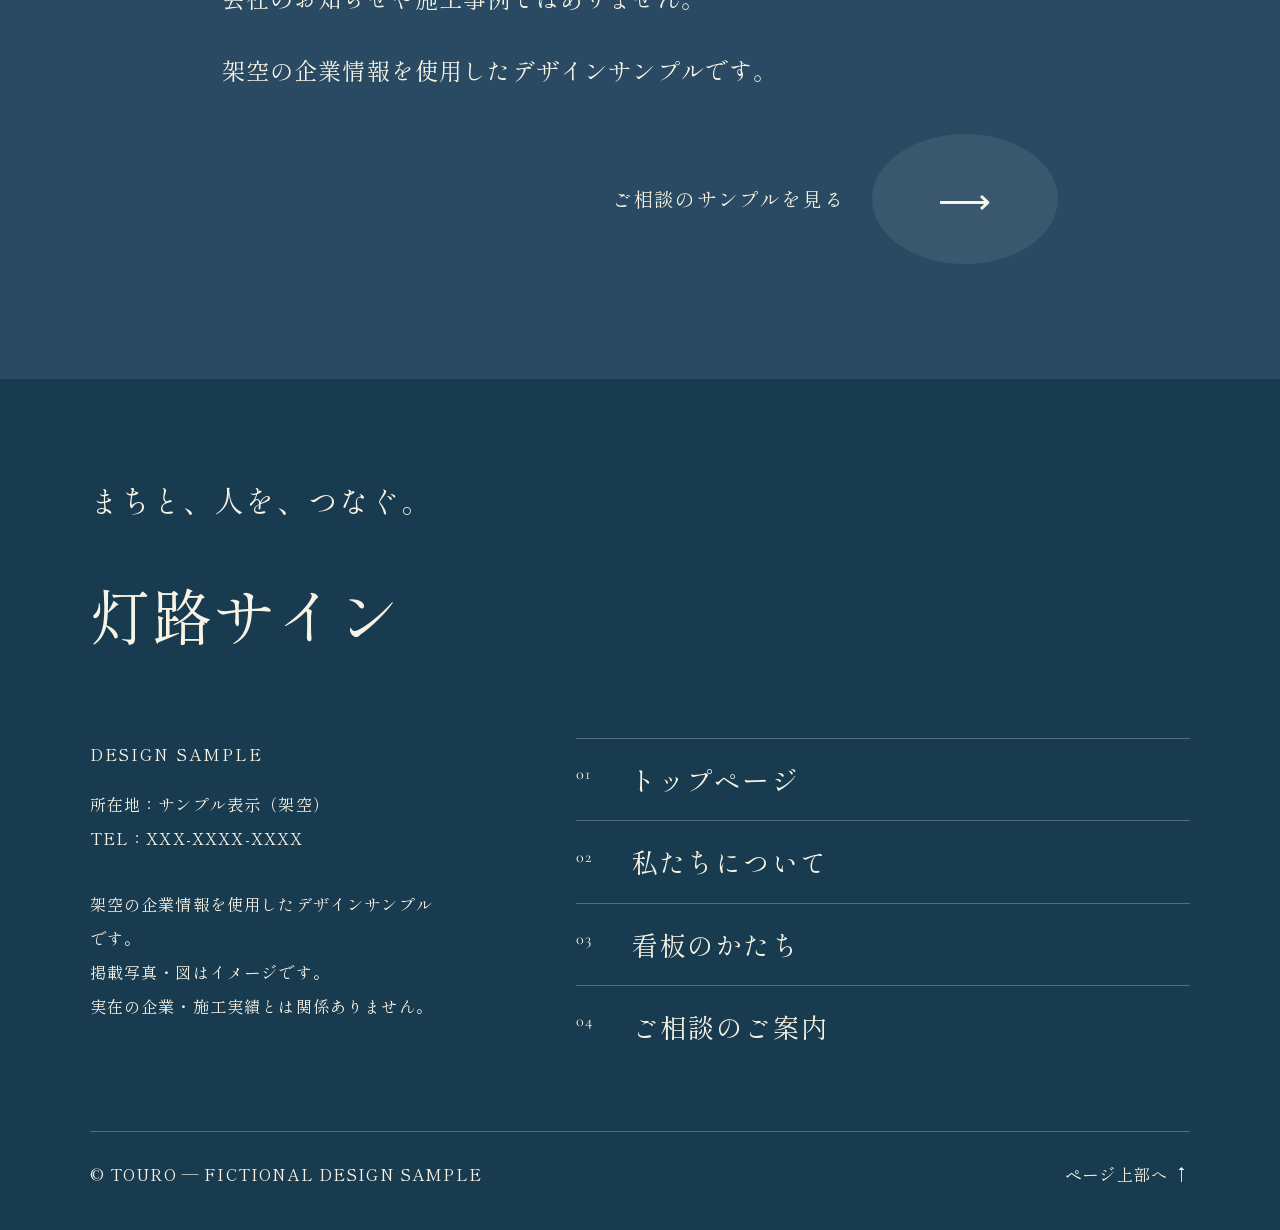
<file: journal-3.html>
<!doctype html><html lang="ja"><head><meta charset="utf-8"><meta name="viewport" content="width=device-width,initial-scale=1"><meta name="robots" content="noindex,nofollow,noarchive"><meta name="description" content="灯路サイン — 看板製作の架空デザインサンプル。"><title>灯路サイン｜看板製作のデザインサンプル（架空）</title><link rel="icon" href="assets/icon.svg"><link rel="stylesheet" href="style.css?v=1.2"><script src="app.js?v=1.2" defer></script></head><body id="top" class="detail-page"><header class="header"><a class="brand" href="index.html#top" aria-label="灯路サイン トップ"><span>灯路サイン</span><small>TOURO SIGN WORKS</small></a><nav class="desktop-nav" aria-label="主なご案内"><a href="index.html#story">私たちについて</a><a href="index.html#signs">看板のかたち</a><a href="index.html#process">制作について</a><a href="index.html#journal">読みもの</a></nav><a class="header-contact" href="index.html#sample-contact">ご相談 <span>↗</span></a><button class="menu-toggle" aria-controls="menu" aria-expanded="false"><i></i><i></i><span>Menu</span></button></header><dialog id="menu" aria-label="メニュー"><button class="menu-close" aria-label="メニューを閉じる"><span>Close</span> ×</button><div class="menu-intro"><p class="menu-brand">灯路サイン</p><p>その場所らしさを、<br>ひとつのしるしに。</p><small>架空の看板製作デザインサンプル</small></div><nav class="menu-links"><a href="index.html#story"><small>About us</small>私たちについて<span>01</span></a><a href="index.html#signs"><small>Our signs</small>看板のかたち<span>02</span></a><a href="index.html#process"><small>Our craft</small>制作について<span>03</span></a><a href="index.html#journal"><small>Journal</small>読みもの<span>04</span></a><a href="index.html#sample-contact"><small>Contact</small>ご相談のご案内<span>05</span></a></nav></dialog><main class="detail-main"><a class="back-link" href="index.html">← トップへ戻る</a><p class="eyebrow">JOURNAL / SAMPLE</p><h1>遠くからも、近くからも。文字の見え方</h1><p class="detail-lead">文字の形、背景との明暗差、余白。伝えたい情報を絞ることで、看板の読みやすさが変わります。</p><figure><img src="assets/shop-sign.jpg" alt="遠くからも、近くからも。文字の見え方のサンプルイメージ"><figcaption>写真はイメージです。</figcaption></figure><section><h2>しるしを、ていねいに。</h2><p>これは読みものページの構成を確認するためのサンプル記事です。実在する会社のお知らせや施工事例ではありません。</p><p>架空の企業情報を使用したデザインサンプルです。</p><a class="more" href="index.html#sample-contact">ご相談のサンプルを見る <span>⟶</span></a></section></main><footer><p class="footer-line">まちと、人を、つなぐ。</p><a class="footer-brand" href="index.html#top">灯路サイン</a><div class="footer-grid"><div><p class="eyebrow">DESIGN SAMPLE</p><p>所在地：サンプル表示（架空）<br>TEL：XXX-XXXX-XXXX</p><p class="notice">架空の企業情報を使用したデザインサンプルです。<br>掲載写真・図はイメージです。<br>実在の企業・施工実績とは関係ありません。</p></div><nav aria-label="フッター"><a href="index.html#top"><small>01</small>トップページ</a><a href="index.html#story"><small>02</small>私たちについて</a><a href="index.html#signs"><small>03</small>看板のかたち</a><a href="index.html#sample-contact"><small>04</small>ご相談のご案内</a></nav></div><div class="footer-bottom"><span>© TOURO — FICTIONAL DESIGN SAMPLE</span><a href="#top">ページ上部へ ↑</a></div></footer></body></html>
</file>
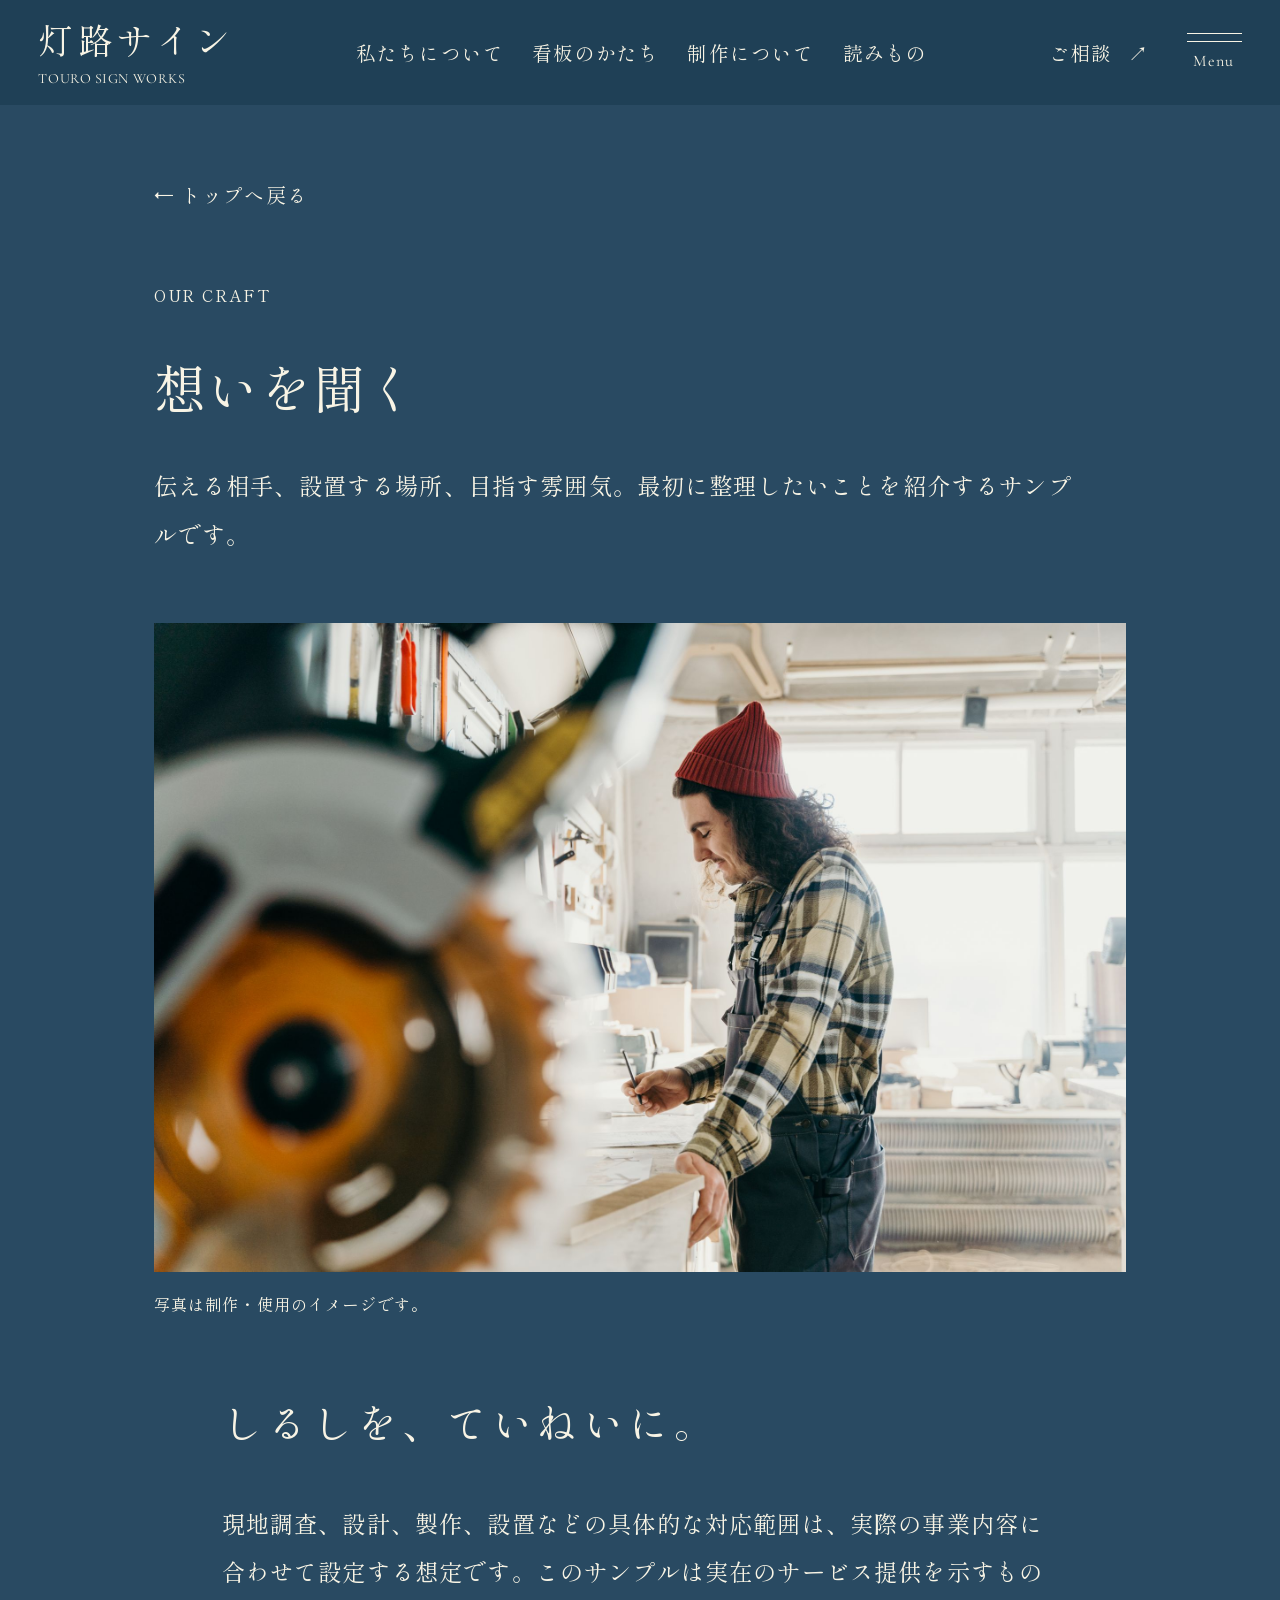
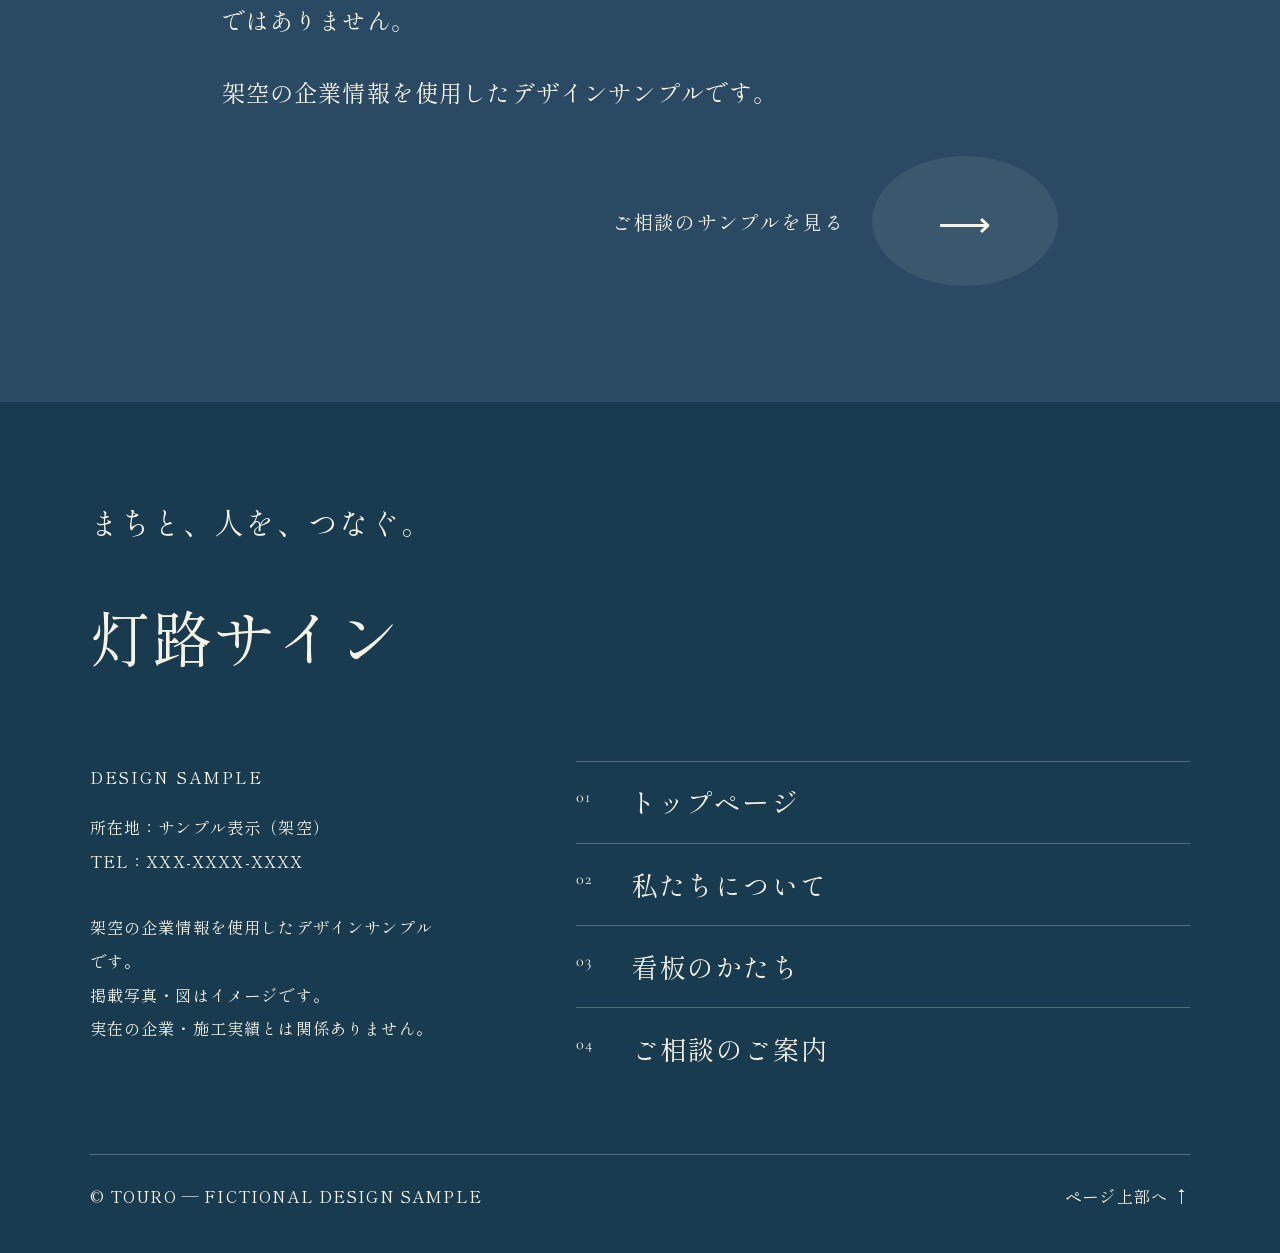
<file: process-1.html>
<!doctype html><html lang="ja"><head><meta charset="utf-8"><meta name="viewport" content="width=device-width,initial-scale=1"><meta name="robots" content="noindex,nofollow,noarchive"><meta name="description" content="灯路サイン — 看板製作の架空デザインサンプル。"><title>灯路サイン｜看板製作のデザインサンプル（架空）</title><link rel="icon" href="assets/icon.svg"><link rel="stylesheet" href="style.css?v=1.2"><script src="app.js?v=1.2" defer></script></head><body id="top" class="detail-page"><header class="header"><a class="brand" href="index.html#top" aria-label="灯路サイン トップ"><span>灯路サイン</span><small>TOURO SIGN WORKS</small></a><nav class="desktop-nav" aria-label="主なご案内"><a href="index.html#story">私たちについて</a><a href="index.html#signs">看板のかたち</a><a href="index.html#process">制作について</a><a href="index.html#journal">読みもの</a></nav><a class="header-contact" href="index.html#sample-contact">ご相談 <span>↗</span></a><button class="menu-toggle" aria-controls="menu" aria-expanded="false"><i></i><i></i><span>Menu</span></button></header><dialog id="menu" aria-label="メニュー"><button class="menu-close" aria-label="メニューを閉じる"><span>Close</span> ×</button><div class="menu-intro"><p class="menu-brand">灯路サイン</p><p>その場所らしさを、<br>ひとつのしるしに。</p><small>架空の看板製作デザインサンプル</small></div><nav class="menu-links"><a href="index.html#story"><small>About us</small>私たちについて<span>01</span></a><a href="index.html#signs"><small>Our signs</small>看板のかたち<span>02</span></a><a href="index.html#process"><small>Our craft</small>制作について<span>03</span></a><a href="index.html#journal"><small>Journal</small>読みもの<span>04</span></a><a href="index.html#sample-contact"><small>Contact</small>ご相談のご案内<span>05</span></a></nav></dialog><main class="detail-main"><a class="back-link" href="index.html">← トップへ戻る</a><p class="eyebrow">OUR CRAFT</p><h1>想いを聞く</h1><p class="detail-lead">伝える相手、設置する場所、目指す雰囲気。最初に整理したいことを紹介するサンプルです。</p><figure><img src="assets/craft.jpg" alt="想いを聞くのサンプルイメージ"><figcaption>写真は制作・使用のイメージです。</figcaption></figure><section><h2>しるしを、ていねいに。</h2><p>現地調査、設計、製作、設置などの具体的な対応範囲は、実際の事業内容に合わせて設定する想定です。このサンプルは実在のサービス提供を示すものではありません。</p><p>架空の企業情報を使用したデザインサンプルです。</p><a class="more" href="index.html#sample-contact">ご相談のサンプルを見る <span>⟶</span></a></section></main><footer><p class="footer-line">まちと、人を、つなぐ。</p><a class="footer-brand" href="index.html#top">灯路サイン</a><div class="footer-grid"><div><p class="eyebrow">DESIGN SAMPLE</p><p>所在地：サンプル表示（架空）<br>TEL：XXX-XXXX-XXXX</p><p class="notice">架空の企業情報を使用したデザインサンプルです。<br>掲載写真・図はイメージです。<br>実在の企業・施工実績とは関係ありません。</p></div><nav aria-label="フッター"><a href="index.html#top"><small>01</small>トップページ</a><a href="index.html#story"><small>02</small>私たちについて</a><a href="index.html#signs"><small>03</small>看板のかたち</a><a href="index.html#sample-contact"><small>04</small>ご相談のご案内</a></nav></div><div class="footer-bottom"><span>© TOURO — FICTIONAL DESIGN SAMPLE</span><a href="#top">ページ上部へ ↑</a></div></footer></body></html>
</file>
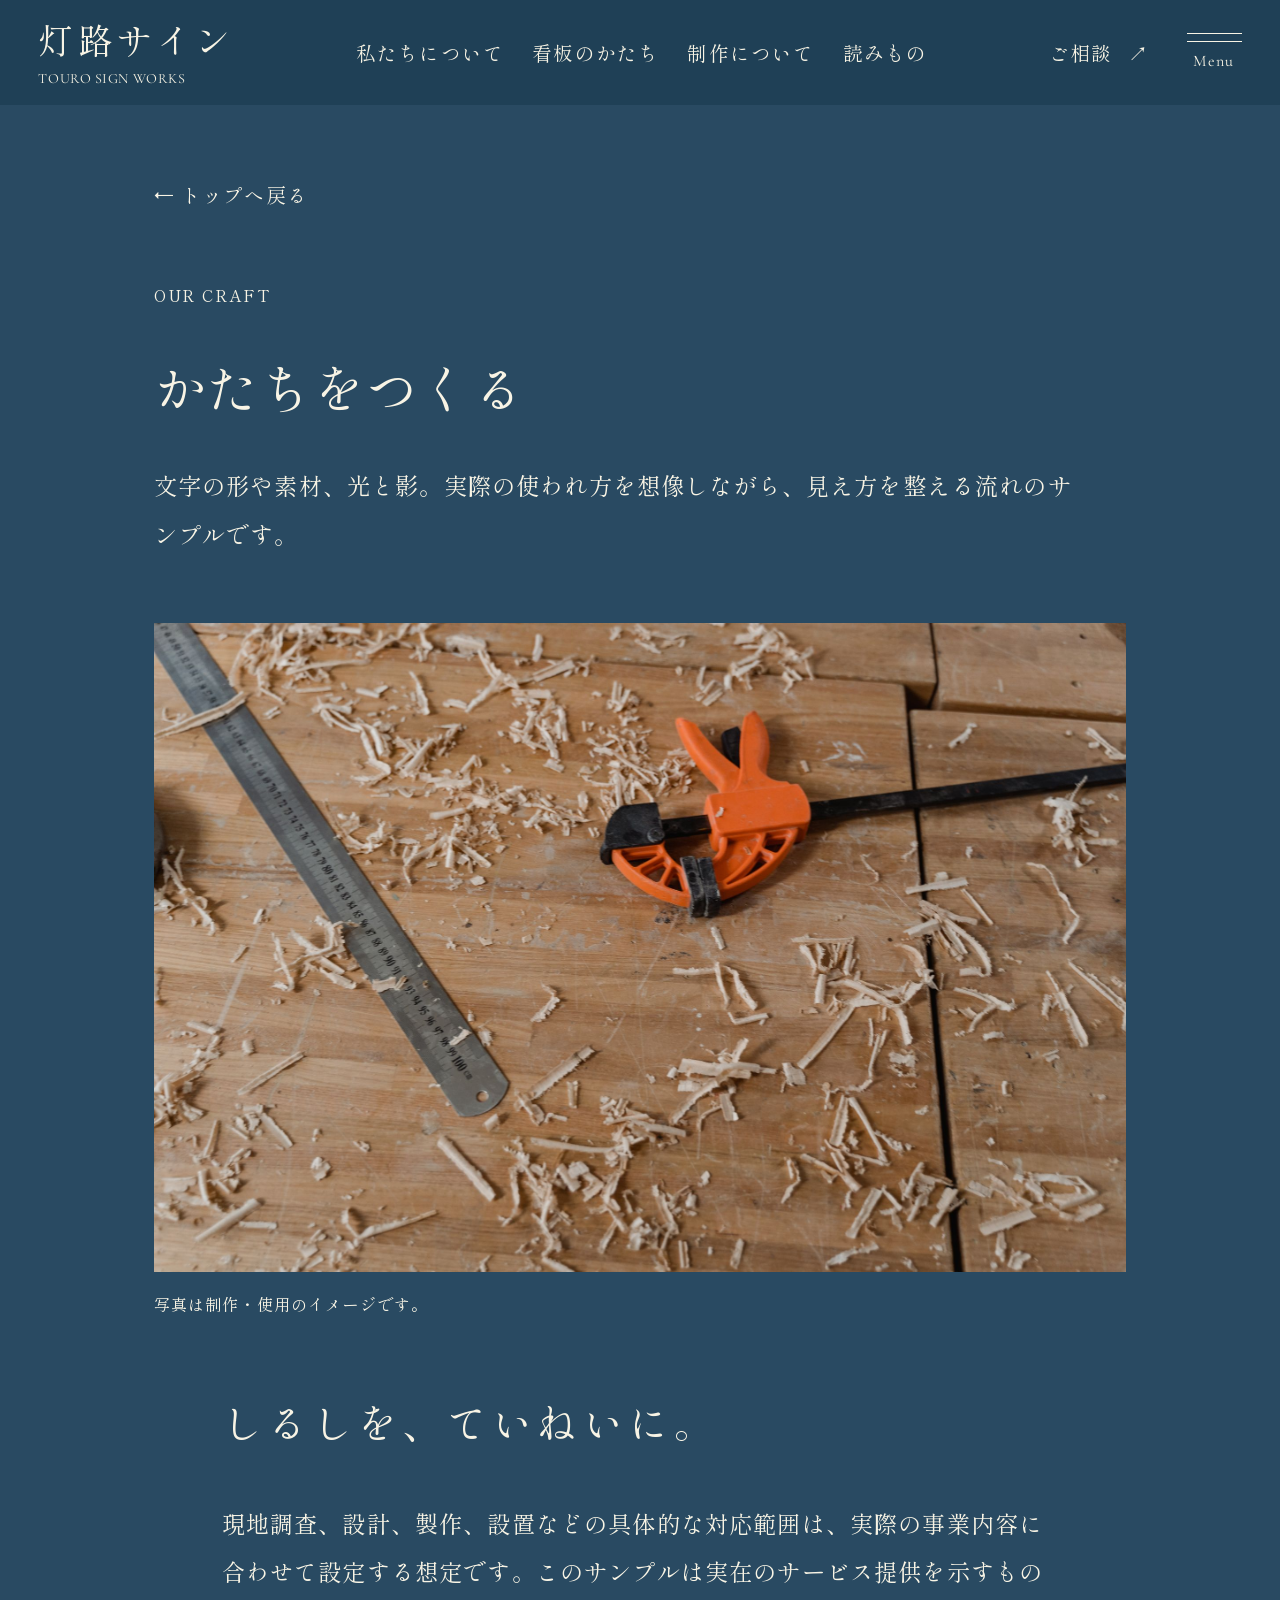
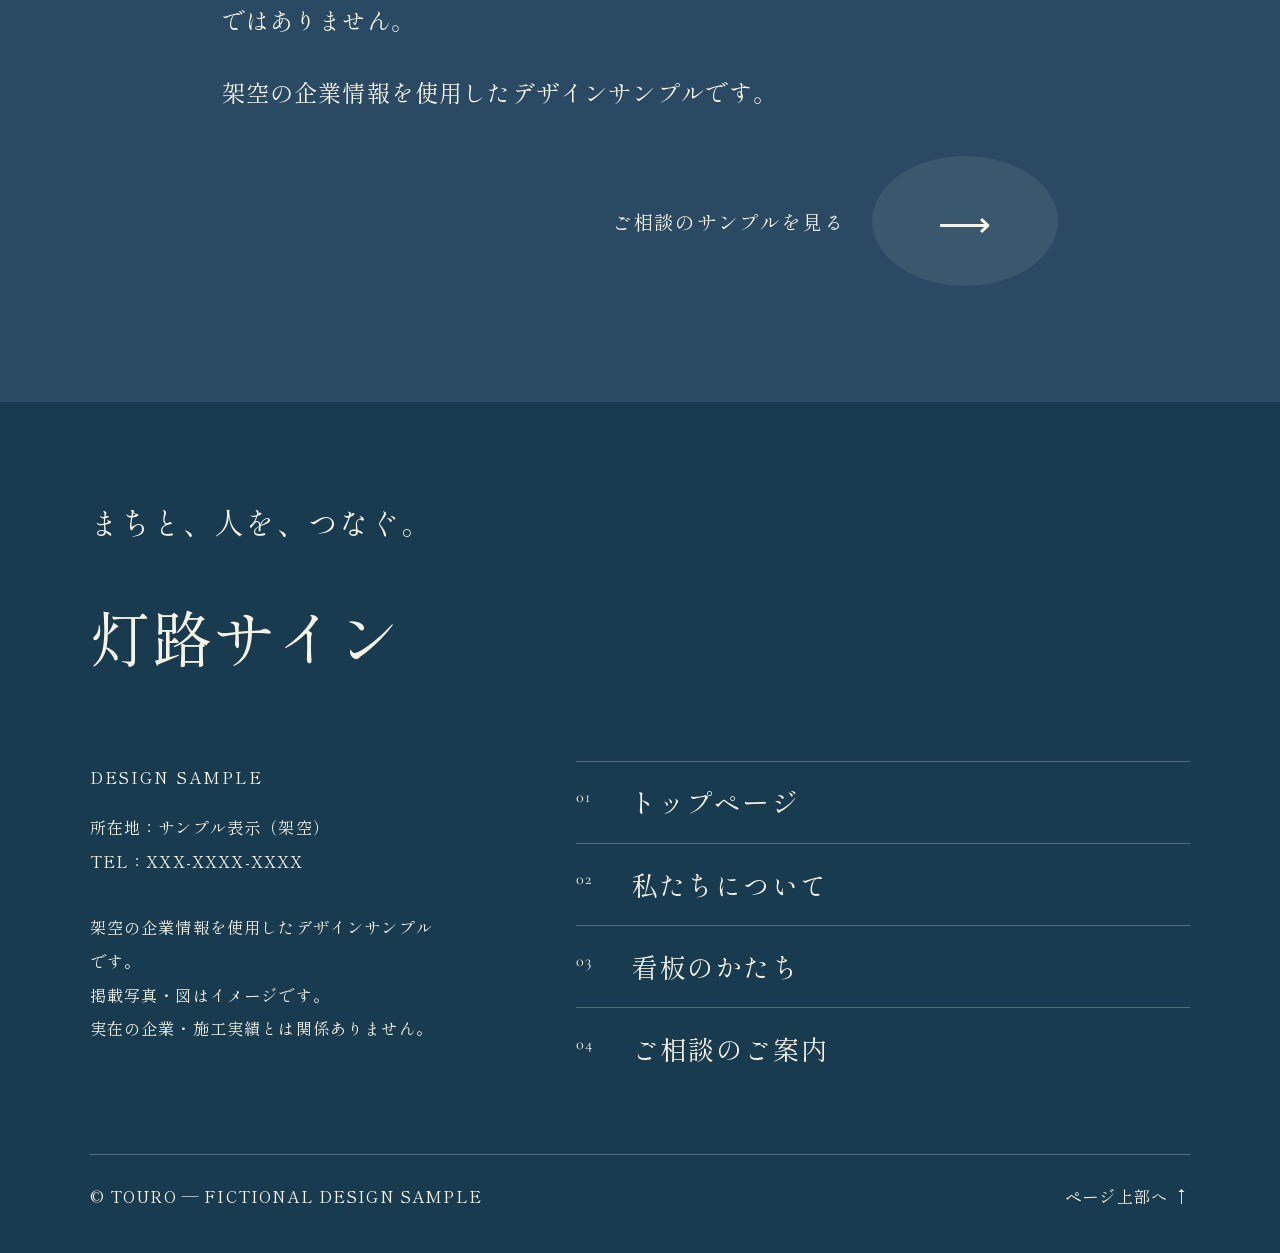
<file: process-2.html>
<!doctype html><html lang="ja"><head><meta charset="utf-8"><meta name="viewport" content="width=device-width,initial-scale=1"><meta name="robots" content="noindex,nofollow,noarchive"><meta name="description" content="灯路サイン — 看板製作の架空デザインサンプル。"><title>灯路サイン｜看板製作のデザインサンプル（架空）</title><link rel="icon" href="assets/icon.svg"><link rel="stylesheet" href="style.css?v=1.2"><script src="app.js?v=1.2" defer></script></head><body id="top" class="detail-page"><header class="header"><a class="brand" href="index.html#top" aria-label="灯路サイン トップ"><span>灯路サイン</span><small>TOURO SIGN WORKS</small></a><nav class="desktop-nav" aria-label="主なご案内"><a href="index.html#story">私たちについて</a><a href="index.html#signs">看板のかたち</a><a href="index.html#process">制作について</a><a href="index.html#journal">読みもの</a></nav><a class="header-contact" href="index.html#sample-contact">ご相談 <span>↗</span></a><button class="menu-toggle" aria-controls="menu" aria-expanded="false"><i></i><i></i><span>Menu</span></button></header><dialog id="menu" aria-label="メニュー"><button class="menu-close" aria-label="メニューを閉じる"><span>Close</span> ×</button><div class="menu-intro"><p class="menu-brand">灯路サイン</p><p>その場所らしさを、<br>ひとつのしるしに。</p><small>架空の看板製作デザインサンプル</small></div><nav class="menu-links"><a href="index.html#story"><small>About us</small>私たちについて<span>01</span></a><a href="index.html#signs"><small>Our signs</small>看板のかたち<span>02</span></a><a href="index.html#process"><small>Our craft</small>制作について<span>03</span></a><a href="index.html#journal"><small>Journal</small>読みもの<span>04</span></a><a href="index.html#sample-contact"><small>Contact</small>ご相談のご案内<span>05</span></a></nav></dialog><main class="detail-main"><a class="back-link" href="index.html">← トップへ戻る</a><p class="eyebrow">OUR CRAFT</p><h1>かたちをつくる</h1><p class="detail-lead">文字の形や素材、光と影。実際の使われ方を想像しながら、見え方を整える流れのサンプルです。</p><figure><img src="assets/tools.jpg" alt="かたちをつくるのサンプルイメージ"><figcaption>写真は制作・使用のイメージです。</figcaption></figure><section><h2>しるしを、ていねいに。</h2><p>現地調査、設計、製作、設置などの具体的な対応範囲は、実際の事業内容に合わせて設定する想定です。このサンプルは実在のサービス提供を示すものではありません。</p><p>架空の企業情報を使用したデザインサンプルです。</p><a class="more" href="index.html#sample-contact">ご相談のサンプルを見る <span>⟶</span></a></section></main><footer><p class="footer-line">まちと、人を、つなぐ。</p><a class="footer-brand" href="index.html#top">灯路サイン</a><div class="footer-grid"><div><p class="eyebrow">DESIGN SAMPLE</p><p>所在地：サンプル表示（架空）<br>TEL：XXX-XXXX-XXXX</p><p class="notice">架空の企業情報を使用したデザインサンプルです。<br>掲載写真・図はイメージです。<br>実在の企業・施工実績とは関係ありません。</p></div><nav aria-label="フッター"><a href="index.html#top"><small>01</small>トップページ</a><a href="index.html#story"><small>02</small>私たちについて</a><a href="index.html#signs"><small>03</small>看板のかたち</a><a href="index.html#sample-contact"><small>04</small>ご相談のご案内</a></nav></div><div class="footer-bottom"><span>© TOURO — FICTIONAL DESIGN SAMPLE</span><a href="#top">ページ上部へ ↑</a></div></footer></body></html>
</file>
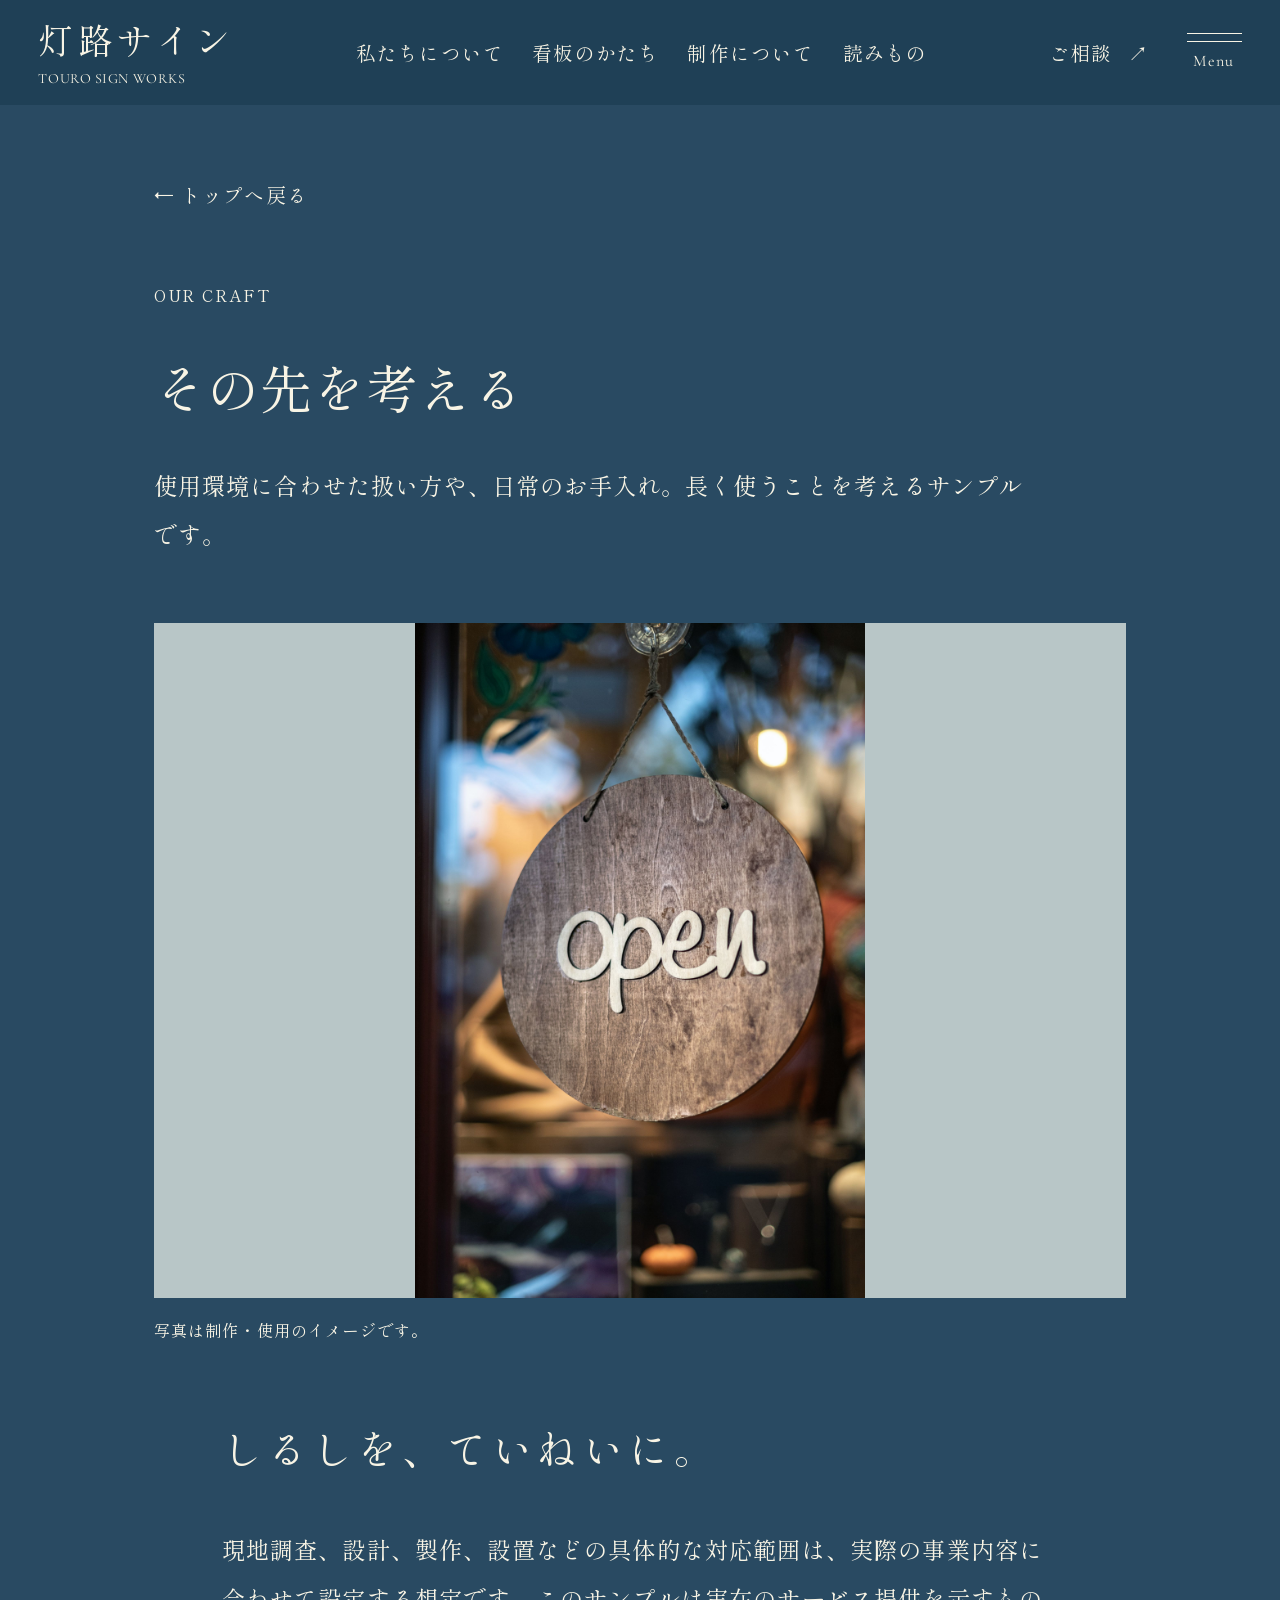
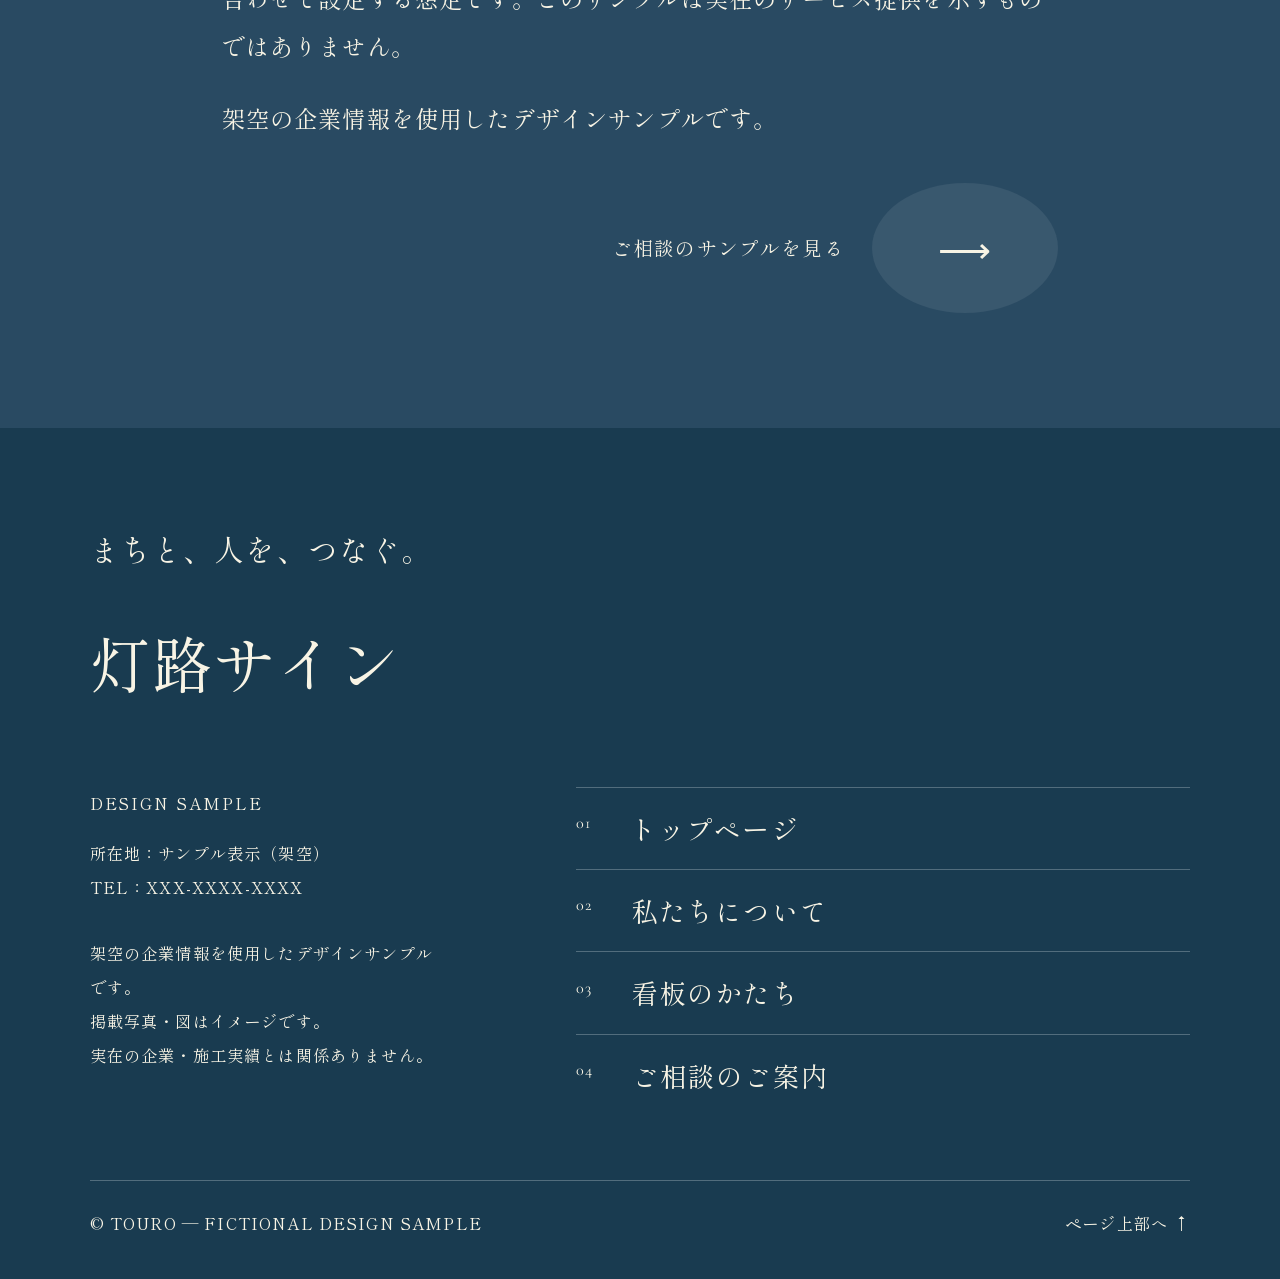
<file: process-3.html>
<!doctype html><html lang="ja"><head><meta charset="utf-8"><meta name="viewport" content="width=device-width,initial-scale=1"><meta name="robots" content="noindex,nofollow,noarchive"><meta name="description" content="灯路サイン — 看板製作の架空デザインサンプル。"><title>灯路サイン｜看板製作のデザインサンプル（架空）</title><link rel="icon" href="assets/icon.svg"><link rel="stylesheet" href="style.css?v=1.2"><script src="app.js?v=1.2" defer></script></head><body id="top" class="detail-page"><header class="header"><a class="brand" href="index.html#top" aria-label="灯路サイン トップ"><span>灯路サイン</span><small>TOURO SIGN WORKS</small></a><nav class="desktop-nav" aria-label="主なご案内"><a href="index.html#story">私たちについて</a><a href="index.html#signs">看板のかたち</a><a href="index.html#process">制作について</a><a href="index.html#journal">読みもの</a></nav><a class="header-contact" href="index.html#sample-contact">ご相談 <span>↗</span></a><button class="menu-toggle" aria-controls="menu" aria-expanded="false"><i></i><i></i><span>Menu</span></button></header><dialog id="menu" aria-label="メニュー"><button class="menu-close" aria-label="メニューを閉じる"><span>Close</span> ×</button><div class="menu-intro"><p class="menu-brand">灯路サイン</p><p>その場所らしさを、<br>ひとつのしるしに。</p><small>架空の看板製作デザインサンプル</small></div><nav class="menu-links"><a href="index.html#story"><small>About us</small>私たちについて<span>01</span></a><a href="index.html#signs"><small>Our signs</small>看板のかたち<span>02</span></a><a href="index.html#process"><small>Our craft</small>制作について<span>03</span></a><a href="index.html#journal"><small>Journal</small>読みもの<span>04</span></a><a href="index.html#sample-contact"><small>Contact</small>ご相談のご案内<span>05</span></a></nav></dialog><main class="detail-main"><a class="back-link" href="index.html">← トップへ戻る</a><p class="eyebrow">OUR CRAFT</p><h1>その先を考える</h1><p class="detail-lead">使用環境に合わせた扱い方や、日常のお手入れ。長く使うことを考えるサンプルです。</p><figure><img src="assets/shop-sign.jpg" alt="その先を考えるのサンプルイメージ"><figcaption>写真は制作・使用のイメージです。</figcaption></figure><section><h2>しるしを、ていねいに。</h2><p>現地調査、設計、製作、設置などの具体的な対応範囲は、実際の事業内容に合わせて設定する想定です。このサンプルは実在のサービス提供を示すものではありません。</p><p>架空の企業情報を使用したデザインサンプルです。</p><a class="more" href="index.html#sample-contact">ご相談のサンプルを見る <span>⟶</span></a></section></main><footer><p class="footer-line">まちと、人を、つなぐ。</p><a class="footer-brand" href="index.html#top">灯路サイン</a><div class="footer-grid"><div><p class="eyebrow">DESIGN SAMPLE</p><p>所在地：サンプル表示（架空）<br>TEL：XXX-XXXX-XXXX</p><p class="notice">架空の企業情報を使用したデザインサンプルです。<br>掲載写真・図はイメージです。<br>実在の企業・施工実績とは関係ありません。</p></div><nav aria-label="フッター"><a href="index.html#top"><small>01</small>トップページ</a><a href="index.html#story"><small>02</small>私たちについて</a><a href="index.html#signs"><small>03</small>看板のかたち</a><a href="index.html#sample-contact"><small>04</small>ご相談のご案内</a></nav></div><div class="footer-bottom"><span>© TOURO — FICTIONAL DESIGN SAMPLE</span><a href="#top">ページ上部へ ↑</a></div></footer></body></html>
</file>
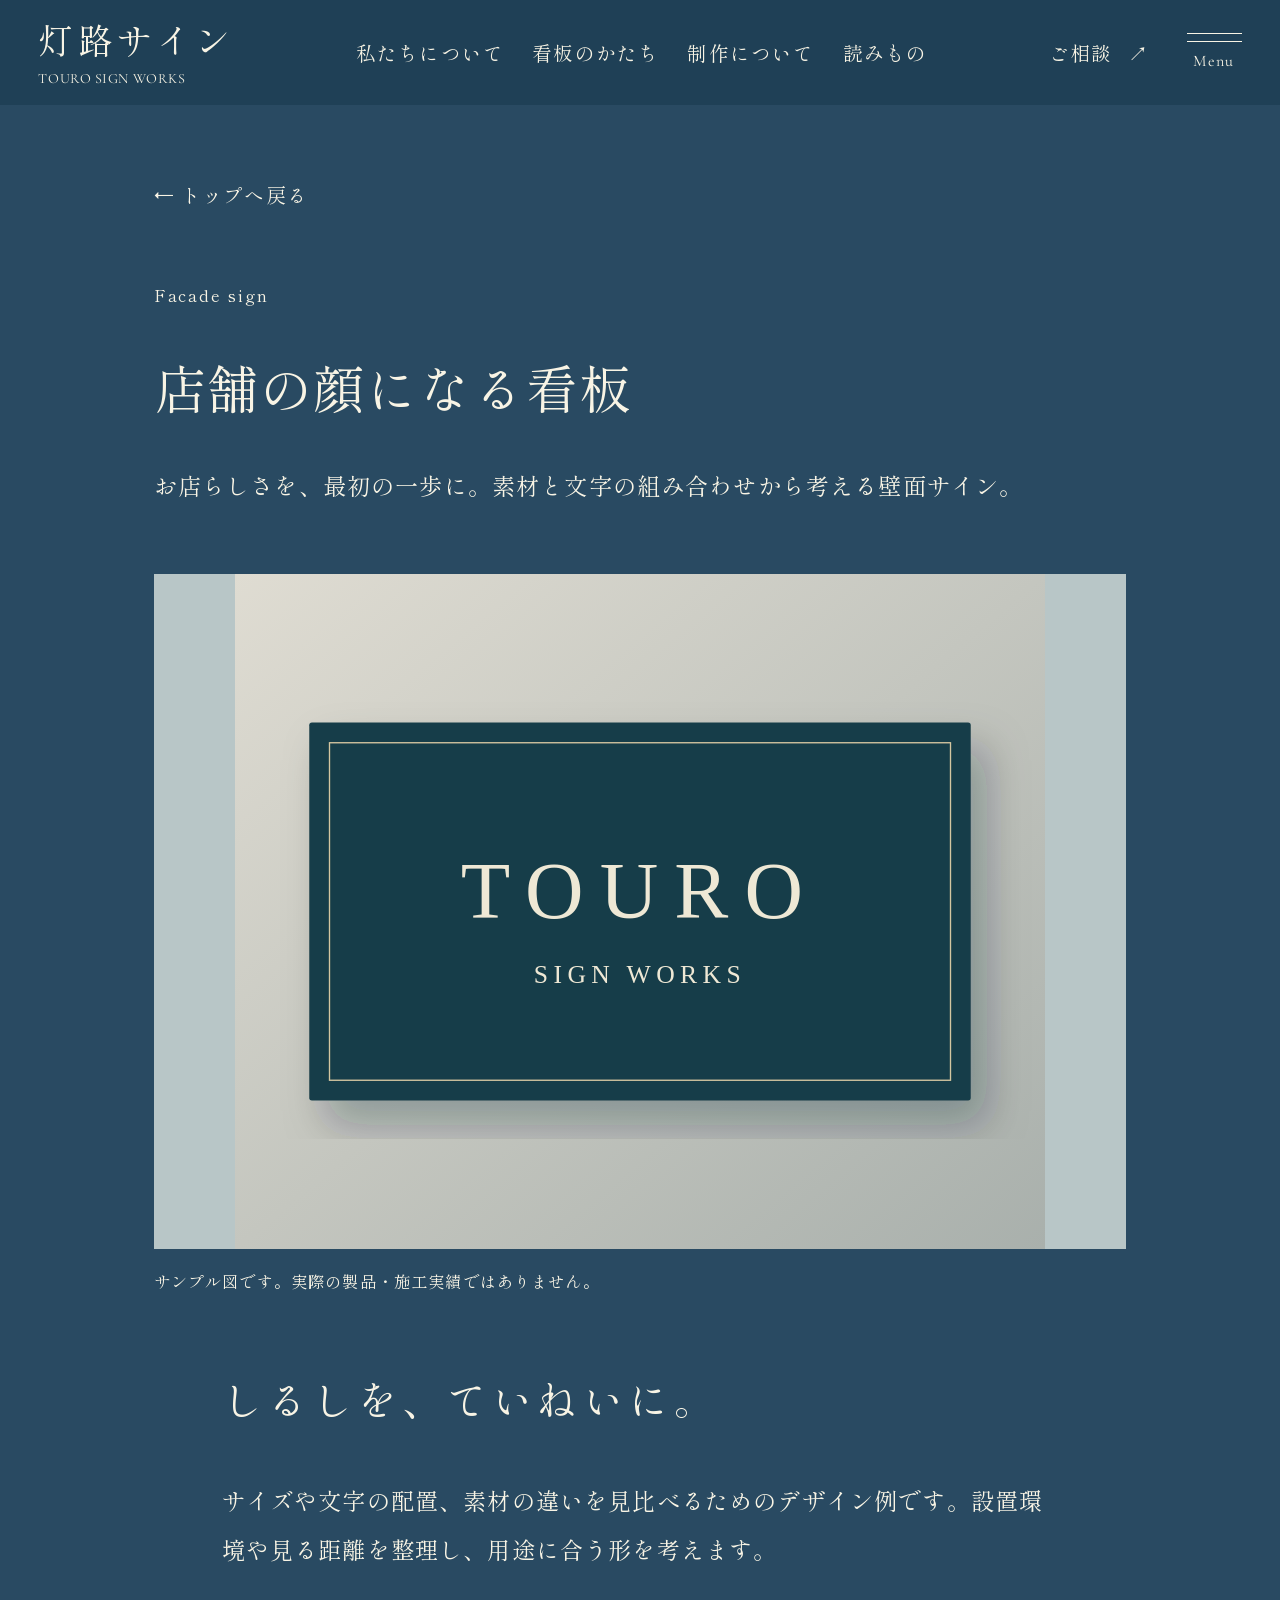
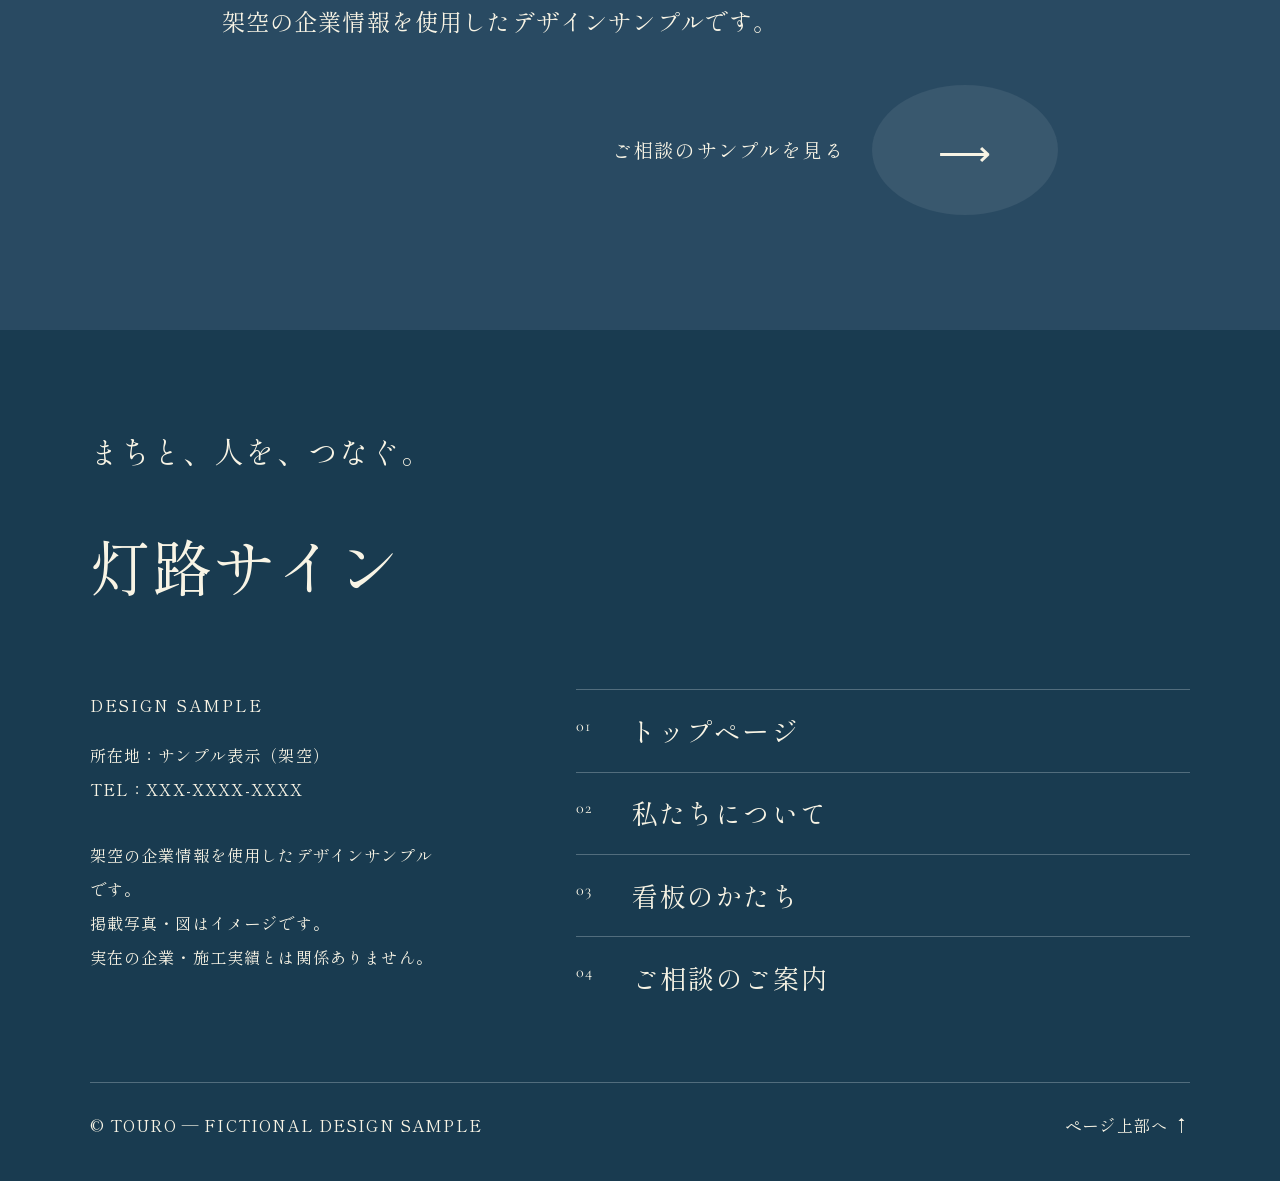
<file: sign-1.html>
<!doctype html><html lang="ja"><head><meta charset="utf-8"><meta name="viewport" content="width=device-width,initial-scale=1"><meta name="robots" content="noindex,nofollow,noarchive"><meta name="description" content="灯路サイン — 看板製作の架空デザインサンプル。"><title>灯路サイン｜看板製作のデザインサンプル（架空）</title><link rel="icon" href="assets/icon.svg"><link rel="stylesheet" href="style.css?v=1.2"><script src="app.js?v=1.2" defer></script></head><body id="top" class="detail-page"><header class="header"><a class="brand" href="index.html#top" aria-label="灯路サイン トップ"><span>灯路サイン</span><small>TOURO SIGN WORKS</small></a><nav class="desktop-nav" aria-label="主なご案内"><a href="index.html#story">私たちについて</a><a href="index.html#signs">看板のかたち</a><a href="index.html#process">制作について</a><a href="index.html#journal">読みもの</a></nav><a class="header-contact" href="index.html#sample-contact">ご相談 <span>↗</span></a><button class="menu-toggle" aria-controls="menu" aria-expanded="false"><i></i><i></i><span>Menu</span></button></header><dialog id="menu" aria-label="メニュー"><button class="menu-close" aria-label="メニューを閉じる"><span>Close</span> ×</button><div class="menu-intro"><p class="menu-brand">灯路サイン</p><p>その場所らしさを、<br>ひとつのしるしに。</p><small>架空の看板製作デザインサンプル</small></div><nav class="menu-links"><a href="index.html#story"><small>About us</small>私たちについて<span>01</span></a><a href="index.html#signs"><small>Our signs</small>看板のかたち<span>02</span></a><a href="index.html#process"><small>Our craft</small>制作について<span>03</span></a><a href="index.html#journal"><small>Journal</small>読みもの<span>04</span></a><a href="index.html#sample-contact"><small>Contact</small>ご相談のご案内<span>05</span></a></nav></dialog><main class="detail-main"><a class="back-link" href="index.html">← トップへ戻る</a><p class="eyebrow">Facade sign</p><h1>店舗の顔になる看板</h1><p class="detail-lead">お店らしさを、最初の一歩に。素材と文字の組み合わせから考える壁面サイン。</p><figure><img src="assets/wall.svg" alt="店舗の顔になる看板のサンプルイメージ"><figcaption>サンプル図です。実際の製品・施工実績ではありません。</figcaption></figure><section><h2>しるしを、ていねいに。</h2><p>サイズや文字の配置、素材の違いを見比べるためのデザイン例です。設置環境や見る距離を整理し、用途に合う形を考えます。</p><p>架空の企業情報を使用したデザインサンプルです。</p><a class="more" href="index.html#sample-contact">ご相談のサンプルを見る <span>⟶</span></a></section></main><footer><p class="footer-line">まちと、人を、つなぐ。</p><a class="footer-brand" href="index.html#top">灯路サイン</a><div class="footer-grid"><div><p class="eyebrow">DESIGN SAMPLE</p><p>所在地：サンプル表示（架空）<br>TEL：XXX-XXXX-XXXX</p><p class="notice">架空の企業情報を使用したデザインサンプルです。<br>掲載写真・図はイメージです。<br>実在の企業・施工実績とは関係ありません。</p></div><nav aria-label="フッター"><a href="index.html#top"><small>01</small>トップページ</a><a href="index.html#story"><small>02</small>私たちについて</a><a href="index.html#signs"><small>03</small>看板のかたち</a><a href="index.html#sample-contact"><small>04</small>ご相談のご案内</a></nav></div><div class="footer-bottom"><span>© TOURO — FICTIONAL DESIGN SAMPLE</span><a href="#top">ページ上部へ ↑</a></div></footer></body></html>
</file>
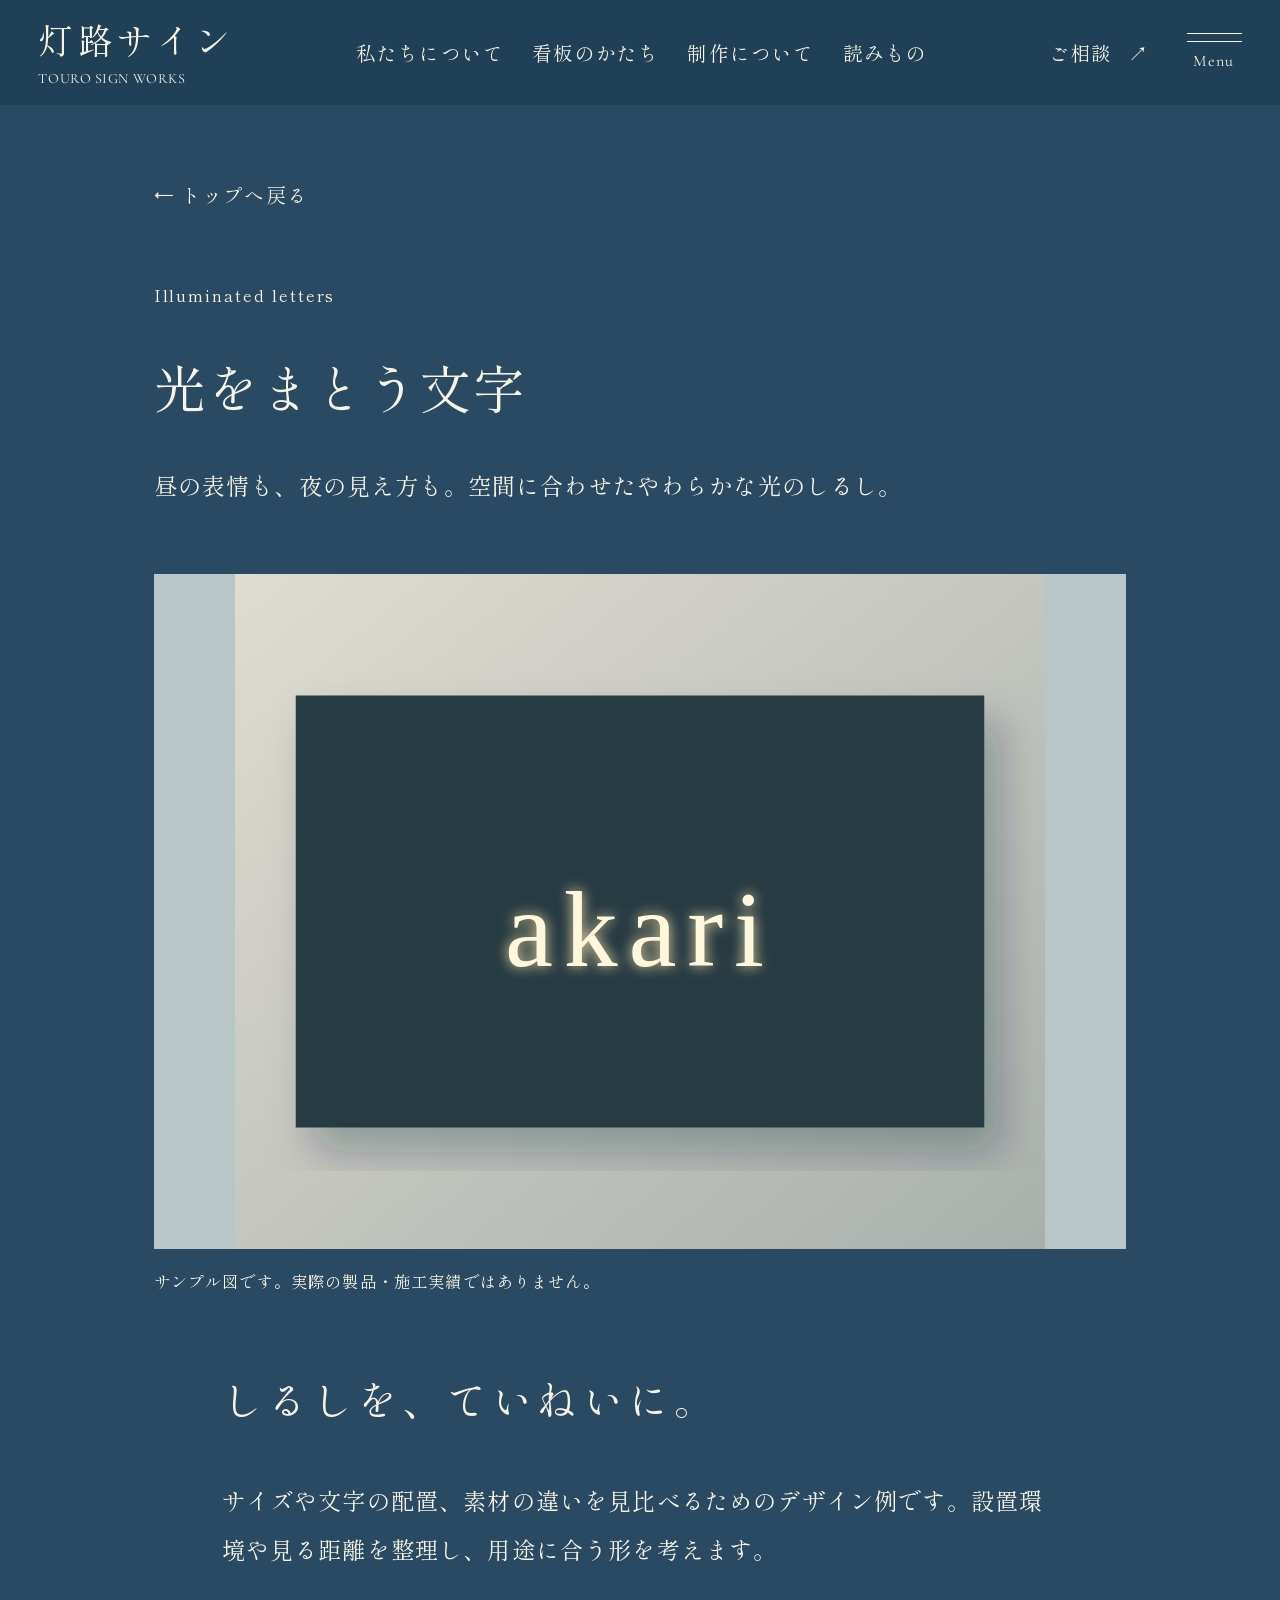
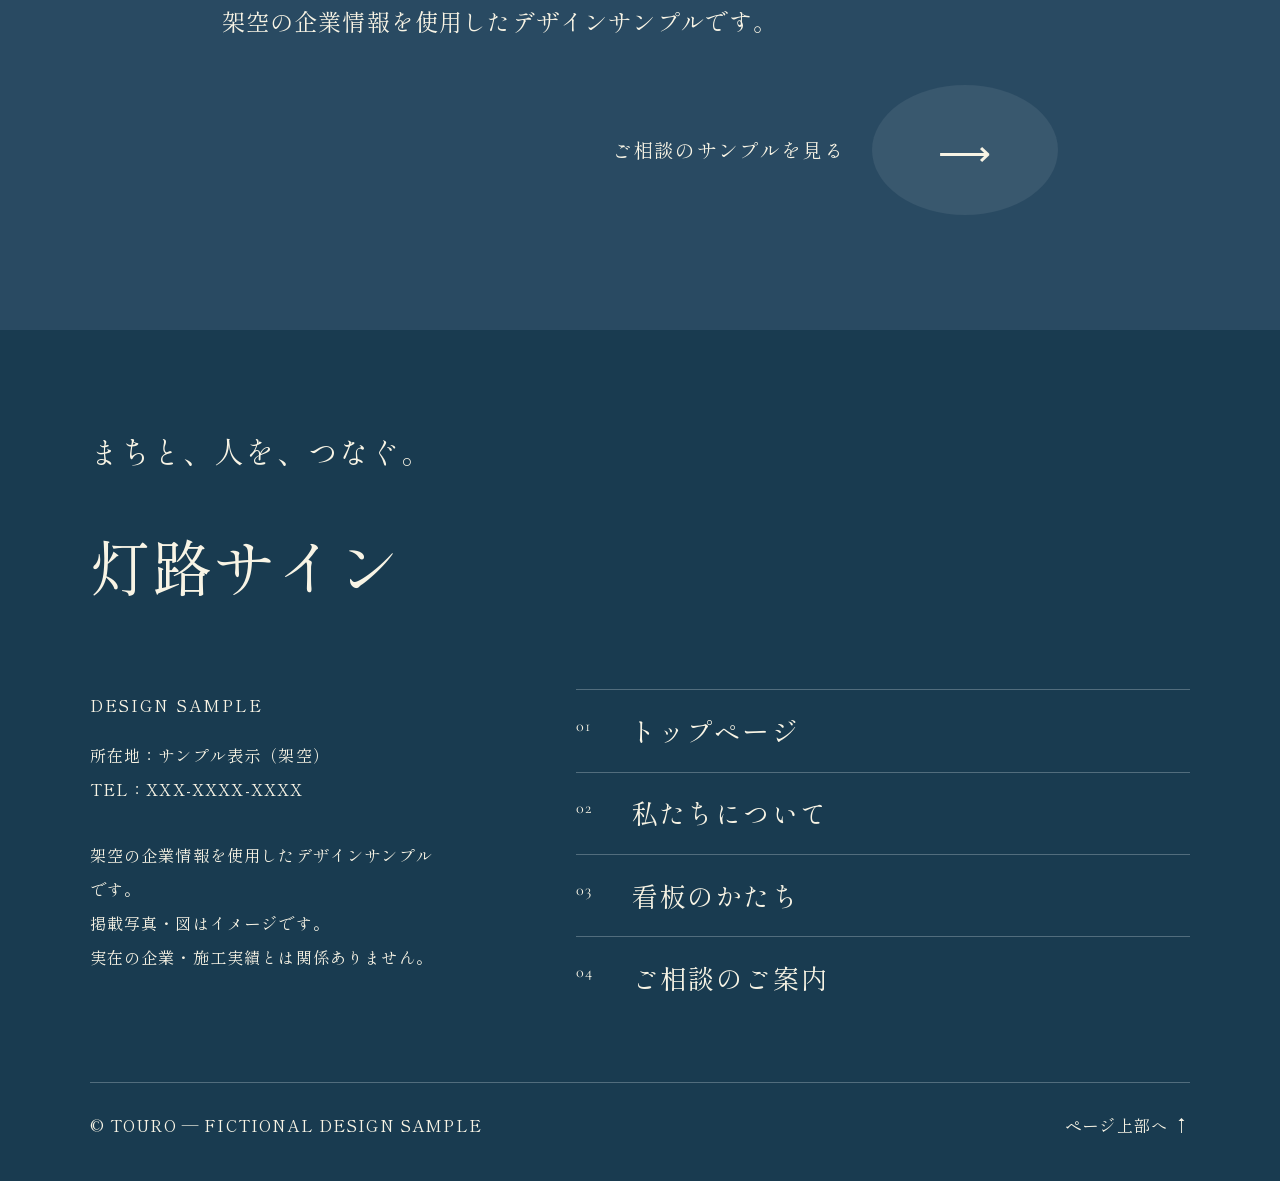
<file: sign-2.html>
<!doctype html><html lang="ja"><head><meta charset="utf-8"><meta name="viewport" content="width=device-width,initial-scale=1"><meta name="robots" content="noindex,nofollow,noarchive"><meta name="description" content="灯路サイン — 看板製作の架空デザインサンプル。"><title>灯路サイン｜看板製作のデザインサンプル（架空）</title><link rel="icon" href="assets/icon.svg"><link rel="stylesheet" href="style.css?v=1.2"><script src="app.js?v=1.2" defer></script></head><body id="top" class="detail-page"><header class="header"><a class="brand" href="index.html#top" aria-label="灯路サイン トップ"><span>灯路サイン</span><small>TOURO SIGN WORKS</small></a><nav class="desktop-nav" aria-label="主なご案内"><a href="index.html#story">私たちについて</a><a href="index.html#signs">看板のかたち</a><a href="index.html#process">制作について</a><a href="index.html#journal">読みもの</a></nav><a class="header-contact" href="index.html#sample-contact">ご相談 <span>↗</span></a><button class="menu-toggle" aria-controls="menu" aria-expanded="false"><i></i><i></i><span>Menu</span></button></header><dialog id="menu" aria-label="メニュー"><button class="menu-close" aria-label="メニューを閉じる"><span>Close</span> ×</button><div class="menu-intro"><p class="menu-brand">灯路サイン</p><p>その場所らしさを、<br>ひとつのしるしに。</p><small>架空の看板製作デザインサンプル</small></div><nav class="menu-links"><a href="index.html#story"><small>About us</small>私たちについて<span>01</span></a><a href="index.html#signs"><small>Our signs</small>看板のかたち<span>02</span></a><a href="index.html#process"><small>Our craft</small>制作について<span>03</span></a><a href="index.html#journal"><small>Journal</small>読みもの<span>04</span></a><a href="index.html#sample-contact"><small>Contact</small>ご相談のご案内<span>05</span></a></nav></dialog><main class="detail-main"><a class="back-link" href="index.html">← トップへ戻る</a><p class="eyebrow">Illuminated letters</p><h1>光をまとう文字</h1><p class="detail-lead">昼の表情も、夜の見え方も。空間に合わせたやわらかな光のしるし。</p><figure><img src="assets/light.svg" alt="光をまとう文字のサンプルイメージ"><figcaption>サンプル図です。実際の製品・施工実績ではありません。</figcaption></figure><section><h2>しるしを、ていねいに。</h2><p>サイズや文字の配置、素材の違いを見比べるためのデザイン例です。設置環境や見る距離を整理し、用途に合う形を考えます。</p><p>架空の企業情報を使用したデザインサンプルです。</p><a class="more" href="index.html#sample-contact">ご相談のサンプルを見る <span>⟶</span></a></section></main><footer><p class="footer-line">まちと、人を、つなぐ。</p><a class="footer-brand" href="index.html#top">灯路サイン</a><div class="footer-grid"><div><p class="eyebrow">DESIGN SAMPLE</p><p>所在地：サンプル表示（架空）<br>TEL：XXX-XXXX-XXXX</p><p class="notice">架空の企業情報を使用したデザインサンプルです。<br>掲載写真・図はイメージです。<br>実在の企業・施工実績とは関係ありません。</p></div><nav aria-label="フッター"><a href="index.html#top"><small>01</small>トップページ</a><a href="index.html#story"><small>02</small>私たちについて</a><a href="index.html#signs"><small>03</small>看板のかたち</a><a href="index.html#sample-contact"><small>04</small>ご相談のご案内</a></nav></div><div class="footer-bottom"><span>© TOURO — FICTIONAL DESIGN SAMPLE</span><a href="#top">ページ上部へ ↑</a></div></footer></body></html>
</file>
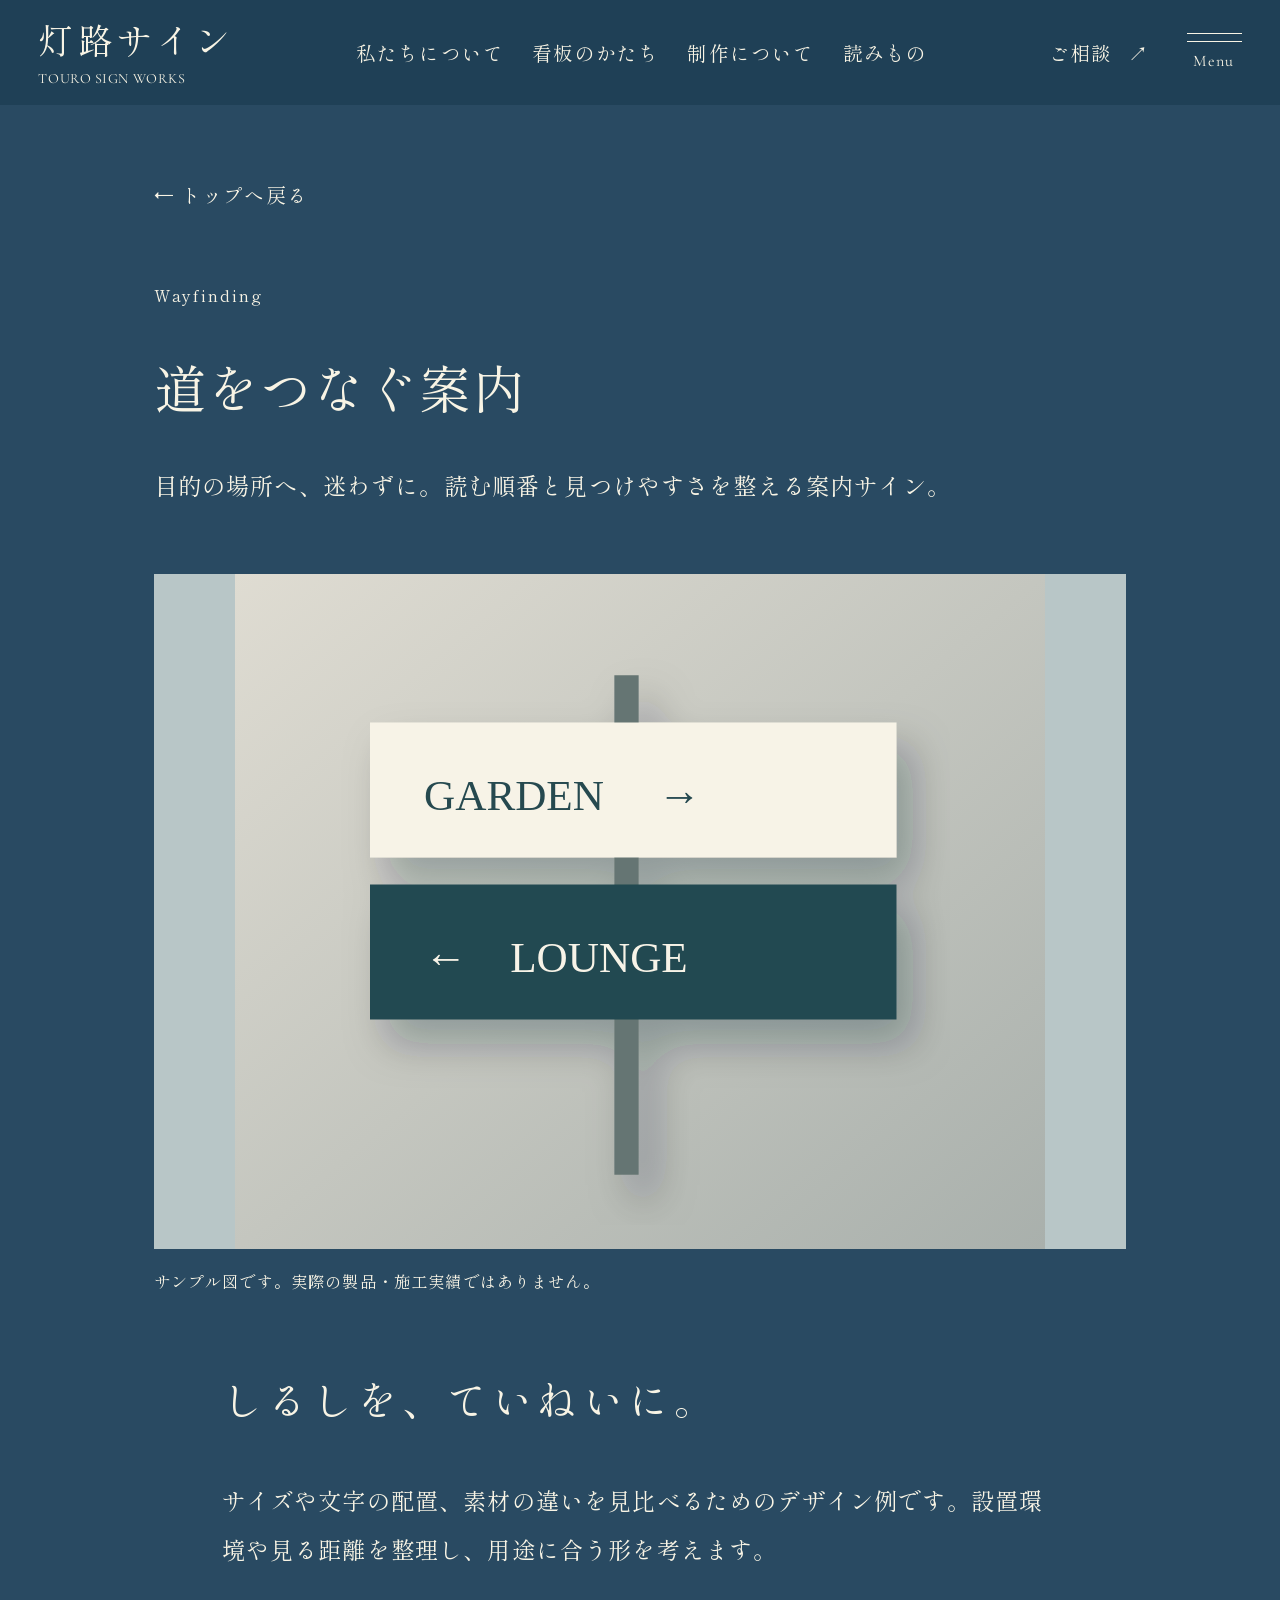
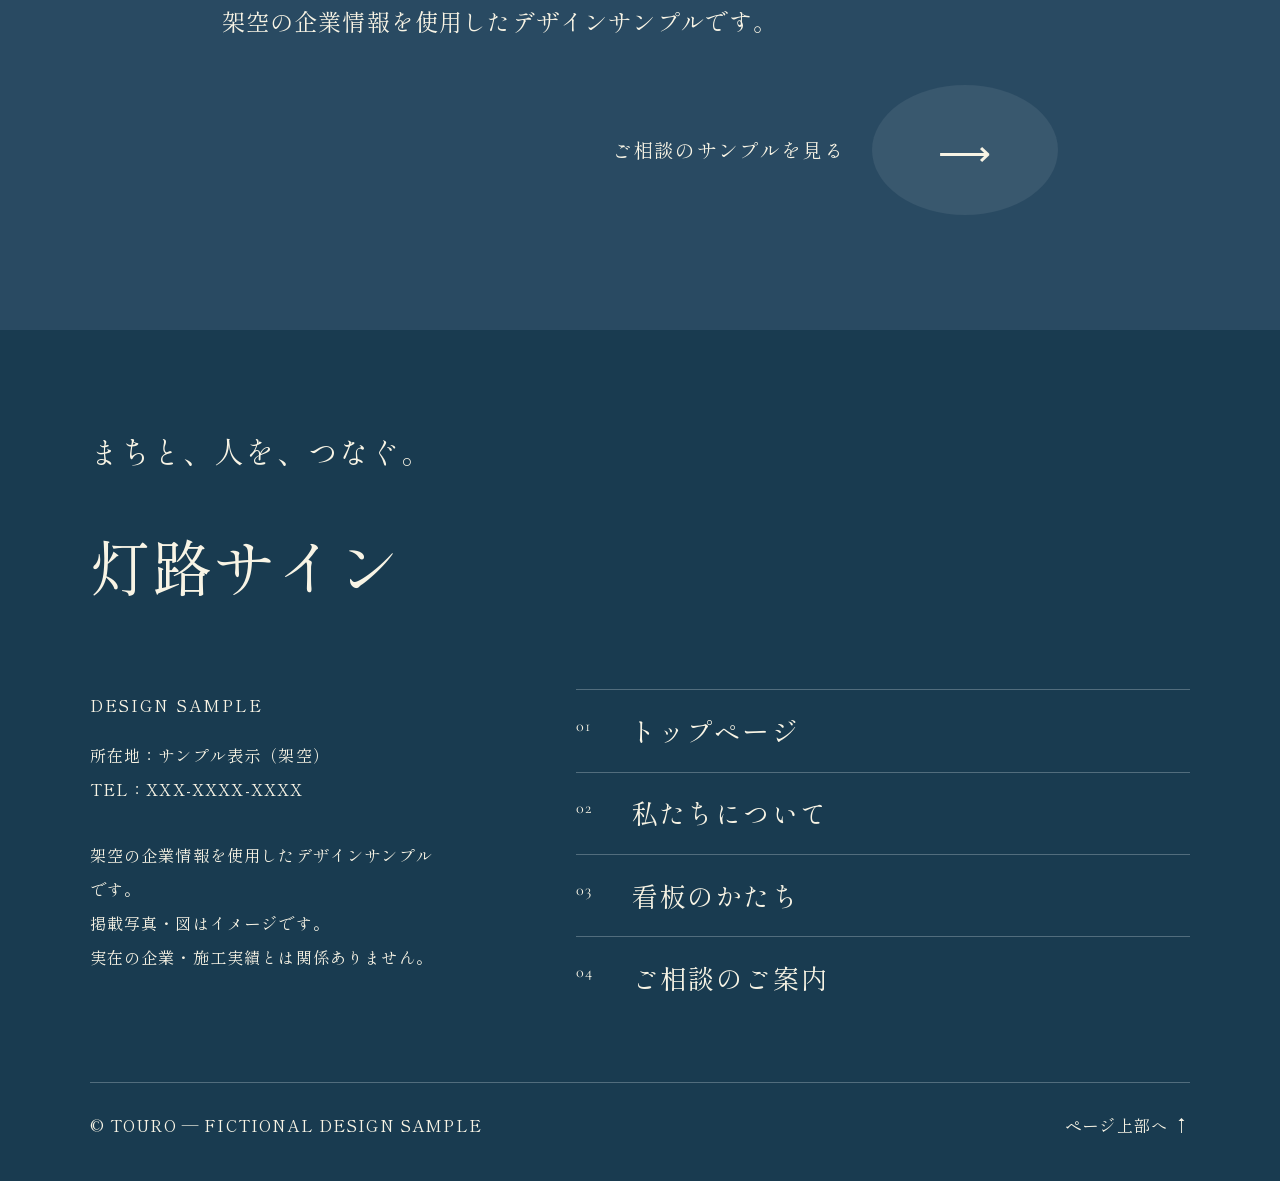
<file: sign-3.html>
<!doctype html><html lang="ja"><head><meta charset="utf-8"><meta name="viewport" content="width=device-width,initial-scale=1"><meta name="robots" content="noindex,nofollow,noarchive"><meta name="description" content="灯路サイン — 看板製作の架空デザインサンプル。"><title>灯路サイン｜看板製作のデザインサンプル（架空）</title><link rel="icon" href="assets/icon.svg"><link rel="stylesheet" href="style.css?v=1.2"><script src="app.js?v=1.2" defer></script></head><body id="top" class="detail-page"><header class="header"><a class="brand" href="index.html#top" aria-label="灯路サイン トップ"><span>灯路サイン</span><small>TOURO SIGN WORKS</small></a><nav class="desktop-nav" aria-label="主なご案内"><a href="index.html#story">私たちについて</a><a href="index.html#signs">看板のかたち</a><a href="index.html#process">制作について</a><a href="index.html#journal">読みもの</a></nav><a class="header-contact" href="index.html#sample-contact">ご相談 <span>↗</span></a><button class="menu-toggle" aria-controls="menu" aria-expanded="false"><i></i><i></i><span>Menu</span></button></header><dialog id="menu" aria-label="メニュー"><button class="menu-close" aria-label="メニューを閉じる"><span>Close</span> ×</button><div class="menu-intro"><p class="menu-brand">灯路サイン</p><p>その場所らしさを、<br>ひとつのしるしに。</p><small>架空の看板製作デザインサンプル</small></div><nav class="menu-links"><a href="index.html#story"><small>About us</small>私たちについて<span>01</span></a><a href="index.html#signs"><small>Our signs</small>看板のかたち<span>02</span></a><a href="index.html#process"><small>Our craft</small>制作について<span>03</span></a><a href="index.html#journal"><small>Journal</small>読みもの<span>04</span></a><a href="index.html#sample-contact"><small>Contact</small>ご相談のご案内<span>05</span></a></nav></dialog><main class="detail-main"><a class="back-link" href="index.html">← トップへ戻る</a><p class="eyebrow">Wayfinding</p><h1>道をつなぐ案内</h1><p class="detail-lead">目的の場所へ、迷わずに。読む順番と見つけやすさを整える案内サイン。</p><figure><img src="assets/guide.svg" alt="道をつなぐ案内のサンプルイメージ"><figcaption>サンプル図です。実際の製品・施工実績ではありません。</figcaption></figure><section><h2>しるしを、ていねいに。</h2><p>サイズや文字の配置、素材の違いを見比べるためのデザイン例です。設置環境や見る距離を整理し、用途に合う形を考えます。</p><p>架空の企業情報を使用したデザインサンプルです。</p><a class="more" href="index.html#sample-contact">ご相談のサンプルを見る <span>⟶</span></a></section></main><footer><p class="footer-line">まちと、人を、つなぐ。</p><a class="footer-brand" href="index.html#top">灯路サイン</a><div class="footer-grid"><div><p class="eyebrow">DESIGN SAMPLE</p><p>所在地：サンプル表示（架空）<br>TEL：XXX-XXXX-XXXX</p><p class="notice">架空の企業情報を使用したデザインサンプルです。<br>掲載写真・図はイメージです。<br>実在の企業・施工実績とは関係ありません。</p></div><nav aria-label="フッター"><a href="index.html#top"><small>01</small>トップページ</a><a href="index.html#story"><small>02</small>私たちについて</a><a href="index.html#signs"><small>03</small>看板のかたち</a><a href="index.html#sample-contact"><small>04</small>ご相談のご案内</a></nav></div><div class="footer-bottom"><span>© TOURO — FICTIONAL DESIGN SAMPLE</span><a href="#top">ページ上部へ ↑</a></div></footer></body></html>
</file>
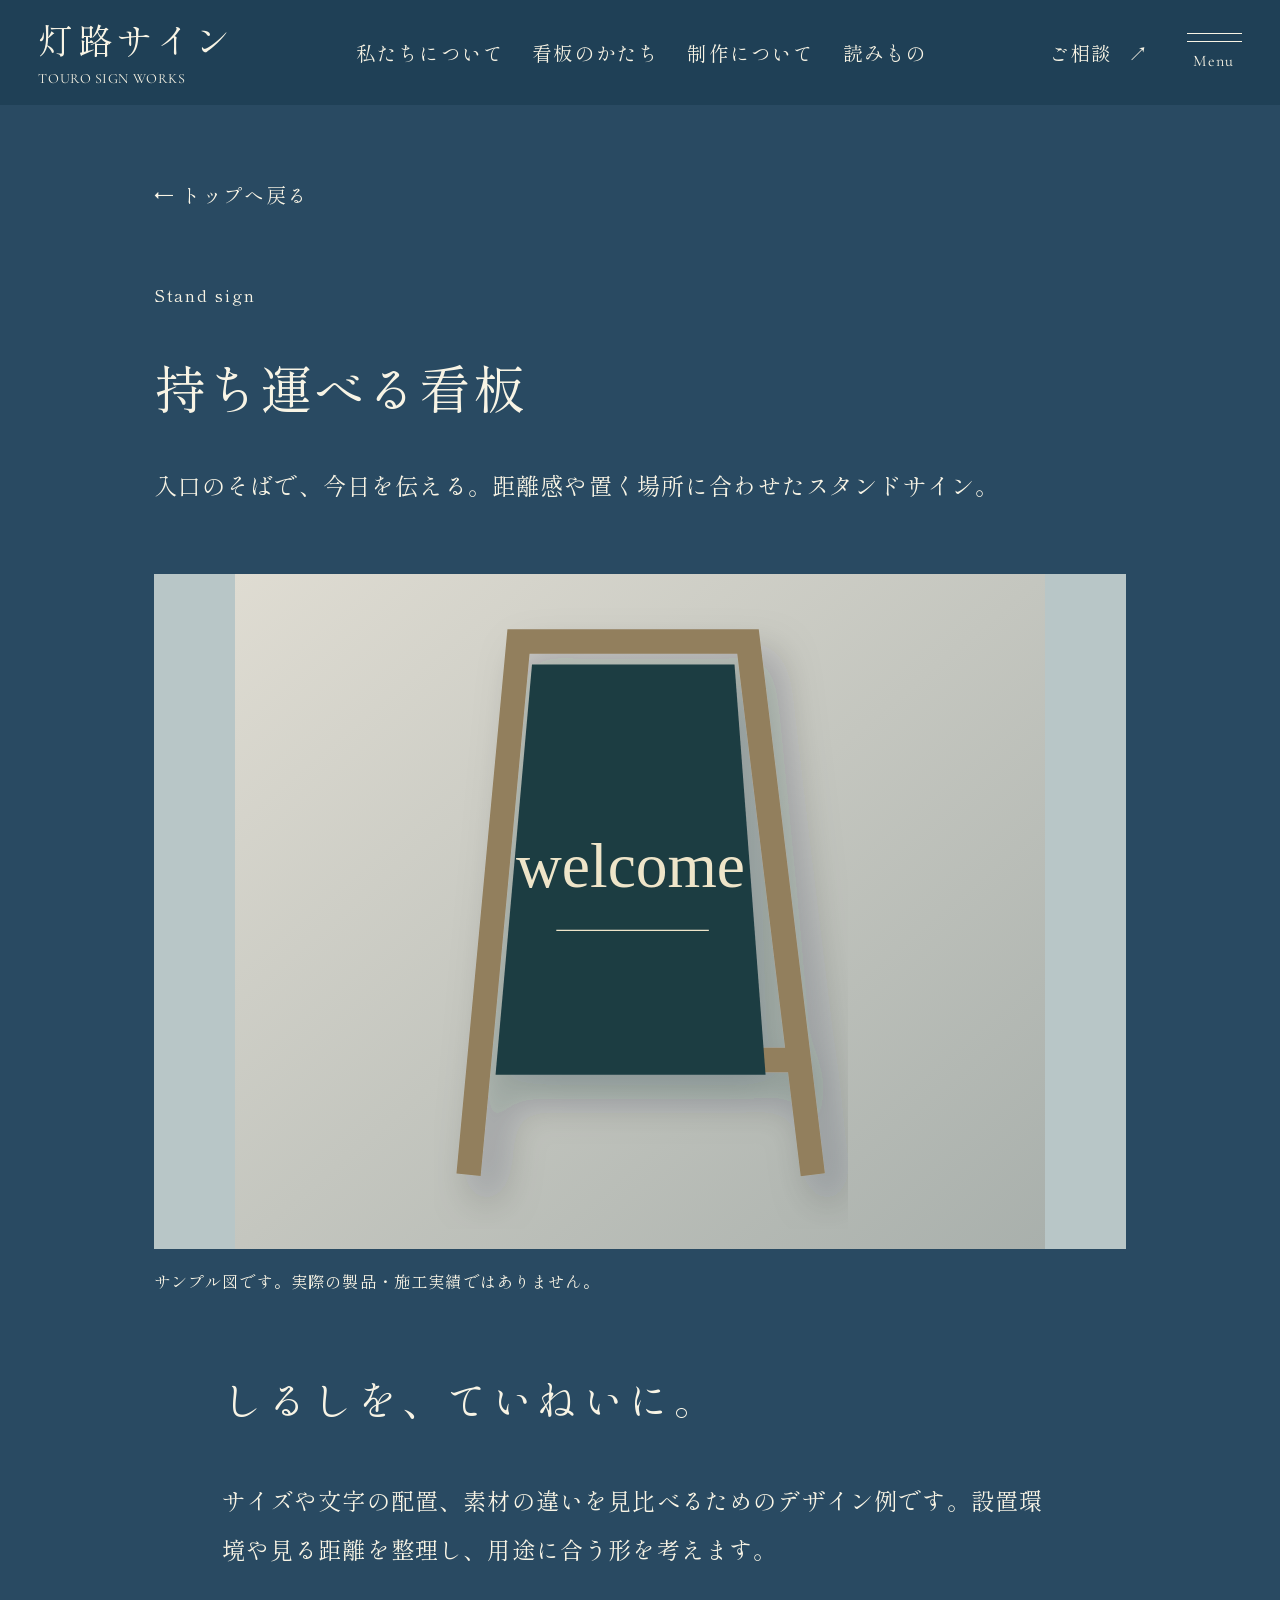
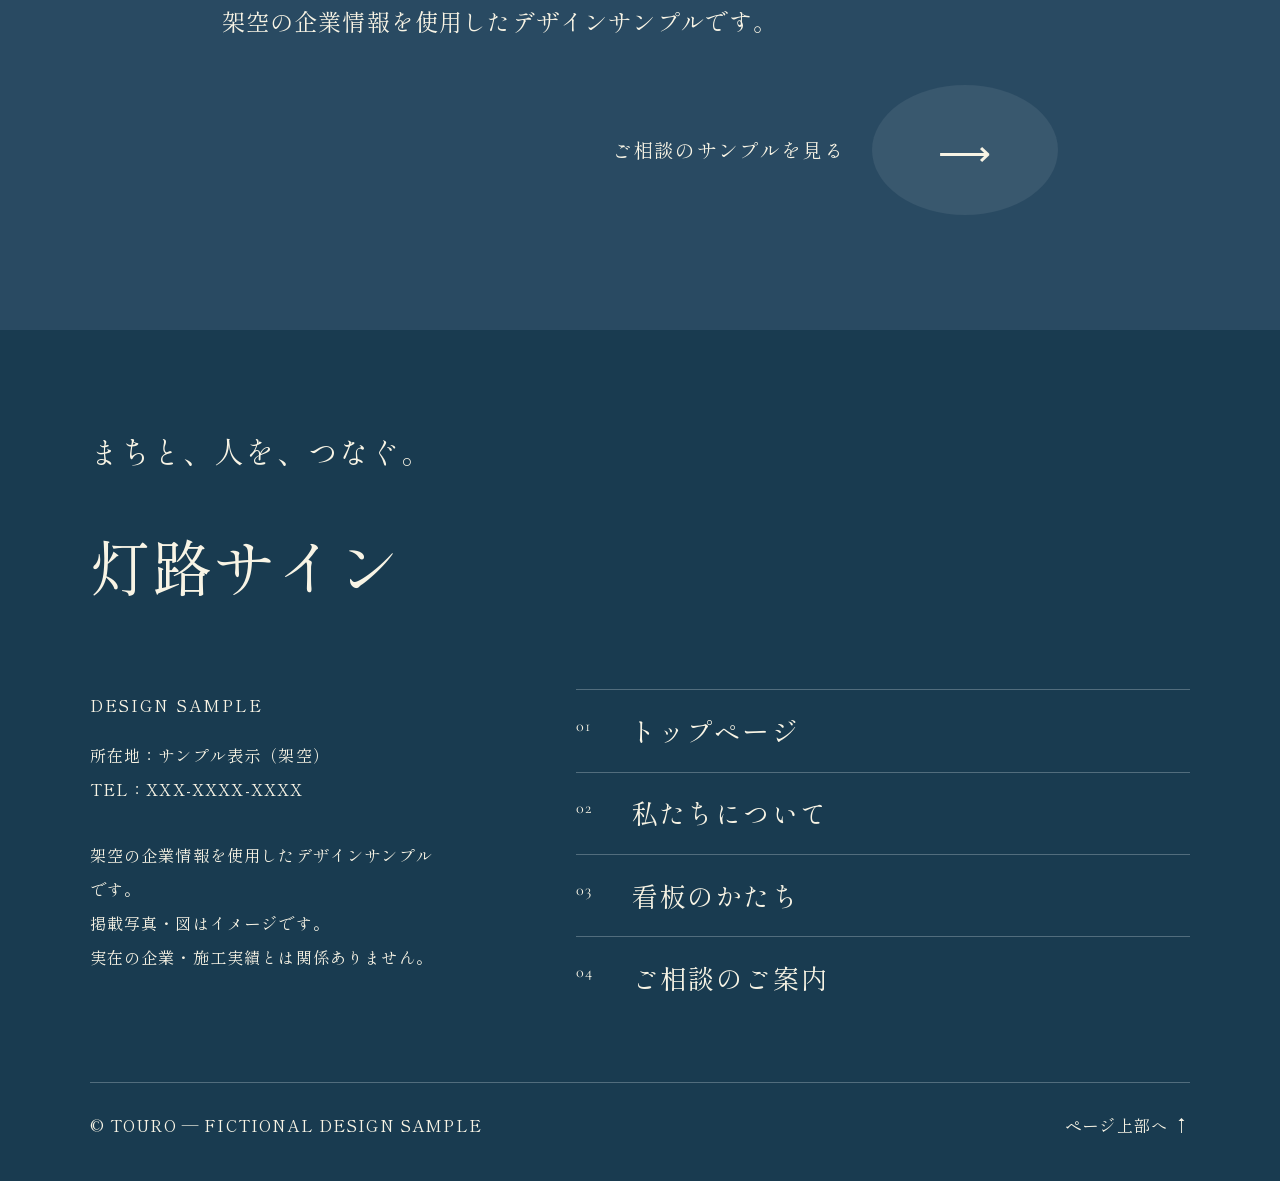
<file: sign-4.html>
<!doctype html><html lang="ja"><head><meta charset="utf-8"><meta name="viewport" content="width=device-width,initial-scale=1"><meta name="robots" content="noindex,nofollow,noarchive"><meta name="description" content="灯路サイン — 看板製作の架空デザインサンプル。"><title>灯路サイン｜看板製作のデザインサンプル（架空）</title><link rel="icon" href="assets/icon.svg"><link rel="stylesheet" href="style.css?v=1.2"><script src="app.js?v=1.2" defer></script></head><body id="top" class="detail-page"><header class="header"><a class="brand" href="index.html#top" aria-label="灯路サイン トップ"><span>灯路サイン</span><small>TOURO SIGN WORKS</small></a><nav class="desktop-nav" aria-label="主なご案内"><a href="index.html#story">私たちについて</a><a href="index.html#signs">看板のかたち</a><a href="index.html#process">制作について</a><a href="index.html#journal">読みもの</a></nav><a class="header-contact" href="index.html#sample-contact">ご相談 <span>↗</span></a><button class="menu-toggle" aria-controls="menu" aria-expanded="false"><i></i><i></i><span>Menu</span></button></header><dialog id="menu" aria-label="メニュー"><button class="menu-close" aria-label="メニューを閉じる"><span>Close</span> ×</button><div class="menu-intro"><p class="menu-brand">灯路サイン</p><p>その場所らしさを、<br>ひとつのしるしに。</p><small>架空の看板製作デザインサンプル</small></div><nav class="menu-links"><a href="index.html#story"><small>About us</small>私たちについて<span>01</span></a><a href="index.html#signs"><small>Our signs</small>看板のかたち<span>02</span></a><a href="index.html#process"><small>Our craft</small>制作について<span>03</span></a><a href="index.html#journal"><small>Journal</small>読みもの<span>04</span></a><a href="index.html#sample-contact"><small>Contact</small>ご相談のご案内<span>05</span></a></nav></dialog><main class="detail-main"><a class="back-link" href="index.html">← トップへ戻る</a><p class="eyebrow">Stand sign</p><h1>持ち運べる看板</h1><p class="detail-lead">入口のそばで、今日を伝える。距離感や置く場所に合わせたスタンドサイン。</p><figure><img src="assets/stand.svg" alt="持ち運べる看板のサンプルイメージ"><figcaption>サンプル図です。実際の製品・施工実績ではありません。</figcaption></figure><section><h2>しるしを、ていねいに。</h2><p>サイズや文字の配置、素材の違いを見比べるためのデザイン例です。設置環境や見る距離を整理し、用途に合う形を考えます。</p><p>架空の企業情報を使用したデザインサンプルです。</p><a class="more" href="index.html#sample-contact">ご相談のサンプルを見る <span>⟶</span></a></section></main><footer><p class="footer-line">まちと、人を、つなぐ。</p><a class="footer-brand" href="index.html#top">灯路サイン</a><div class="footer-grid"><div><p class="eyebrow">DESIGN SAMPLE</p><p>所在地：サンプル表示（架空）<br>TEL：XXX-XXXX-XXXX</p><p class="notice">架空の企業情報を使用したデザインサンプルです。<br>掲載写真・図はイメージです。<br>実在の企業・施工実績とは関係ありません。</p></div><nav aria-label="フッター"><a href="index.html#top"><small>01</small>トップページ</a><a href="index.html#story"><small>02</small>私たちについて</a><a href="index.html#signs"><small>03</small>看板のかたち</a><a href="index.html#sample-contact"><small>04</small>ご相談のご案内</a></nav></div><div class="footer-bottom"><span>© TOURO — FICTIONAL DESIGN SAMPLE</span><a href="#top">ページ上部へ ↑</a></div></footer></body></html>
</file>
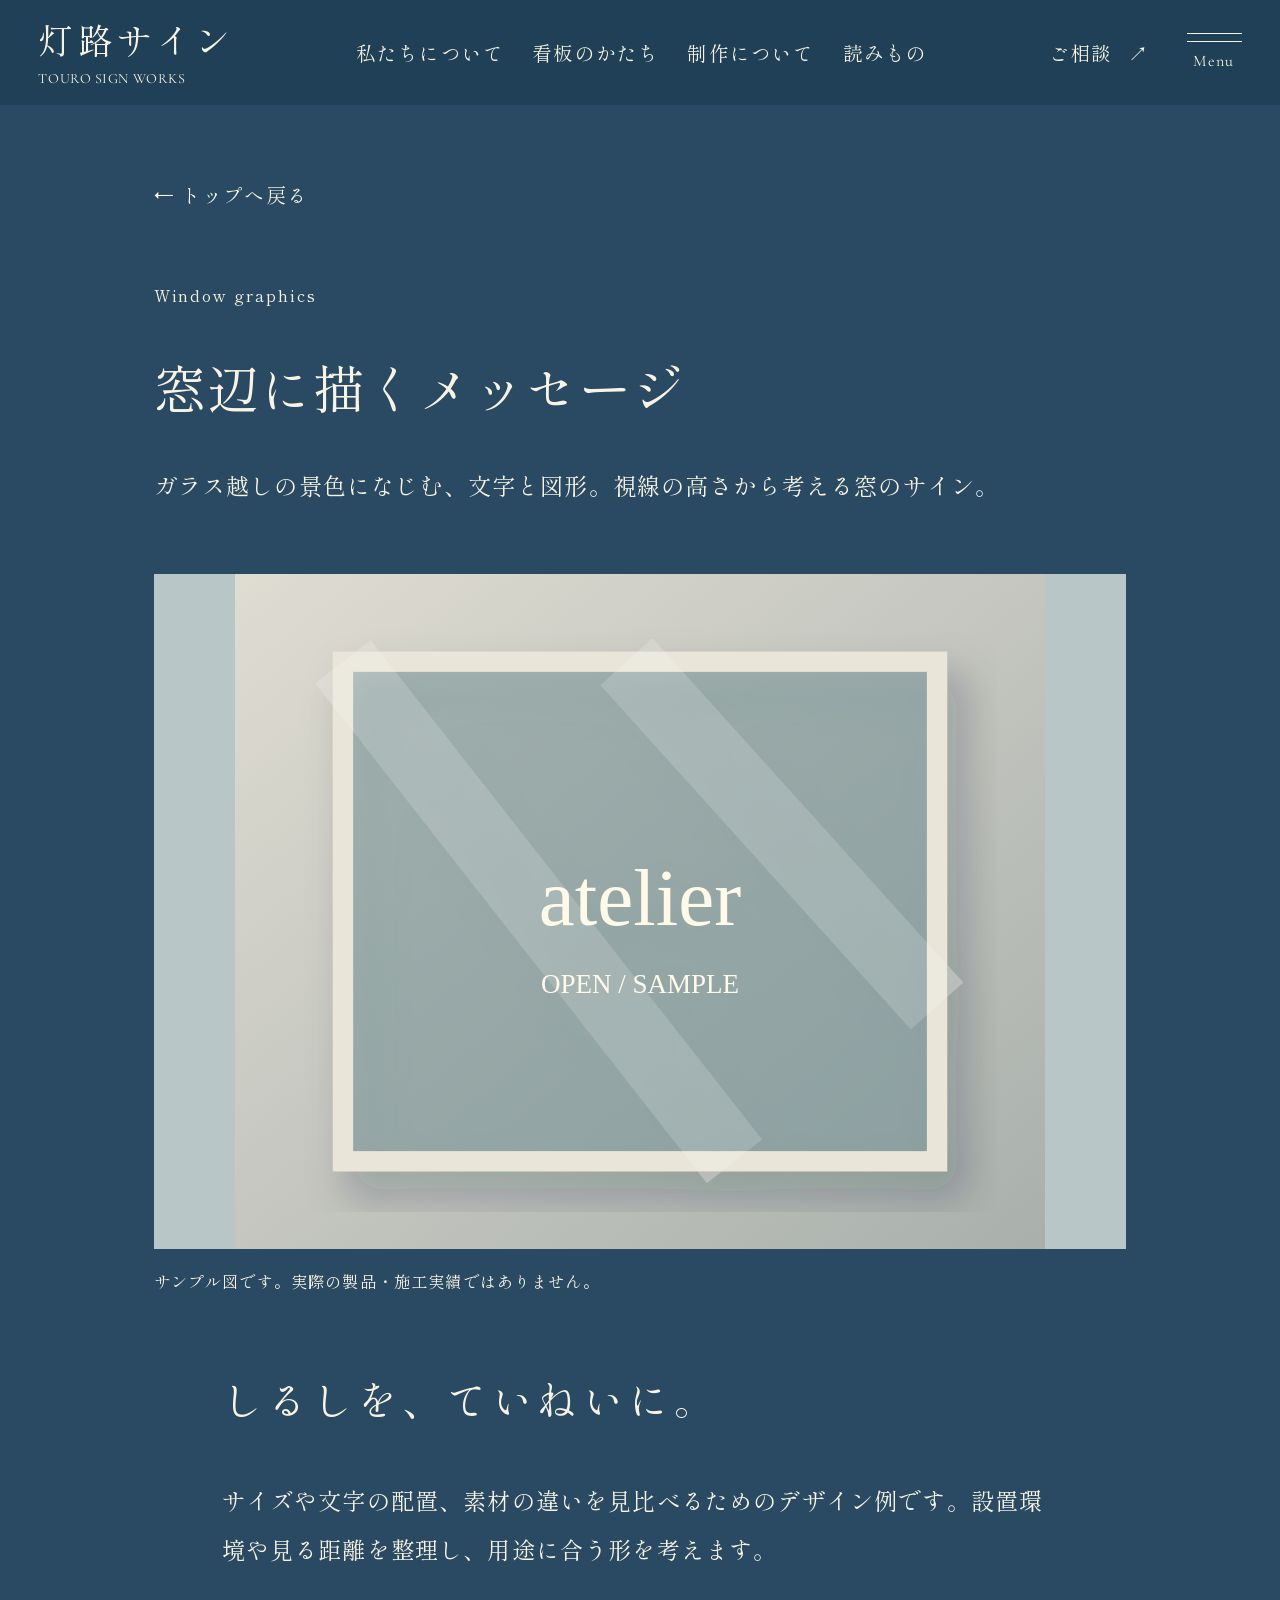
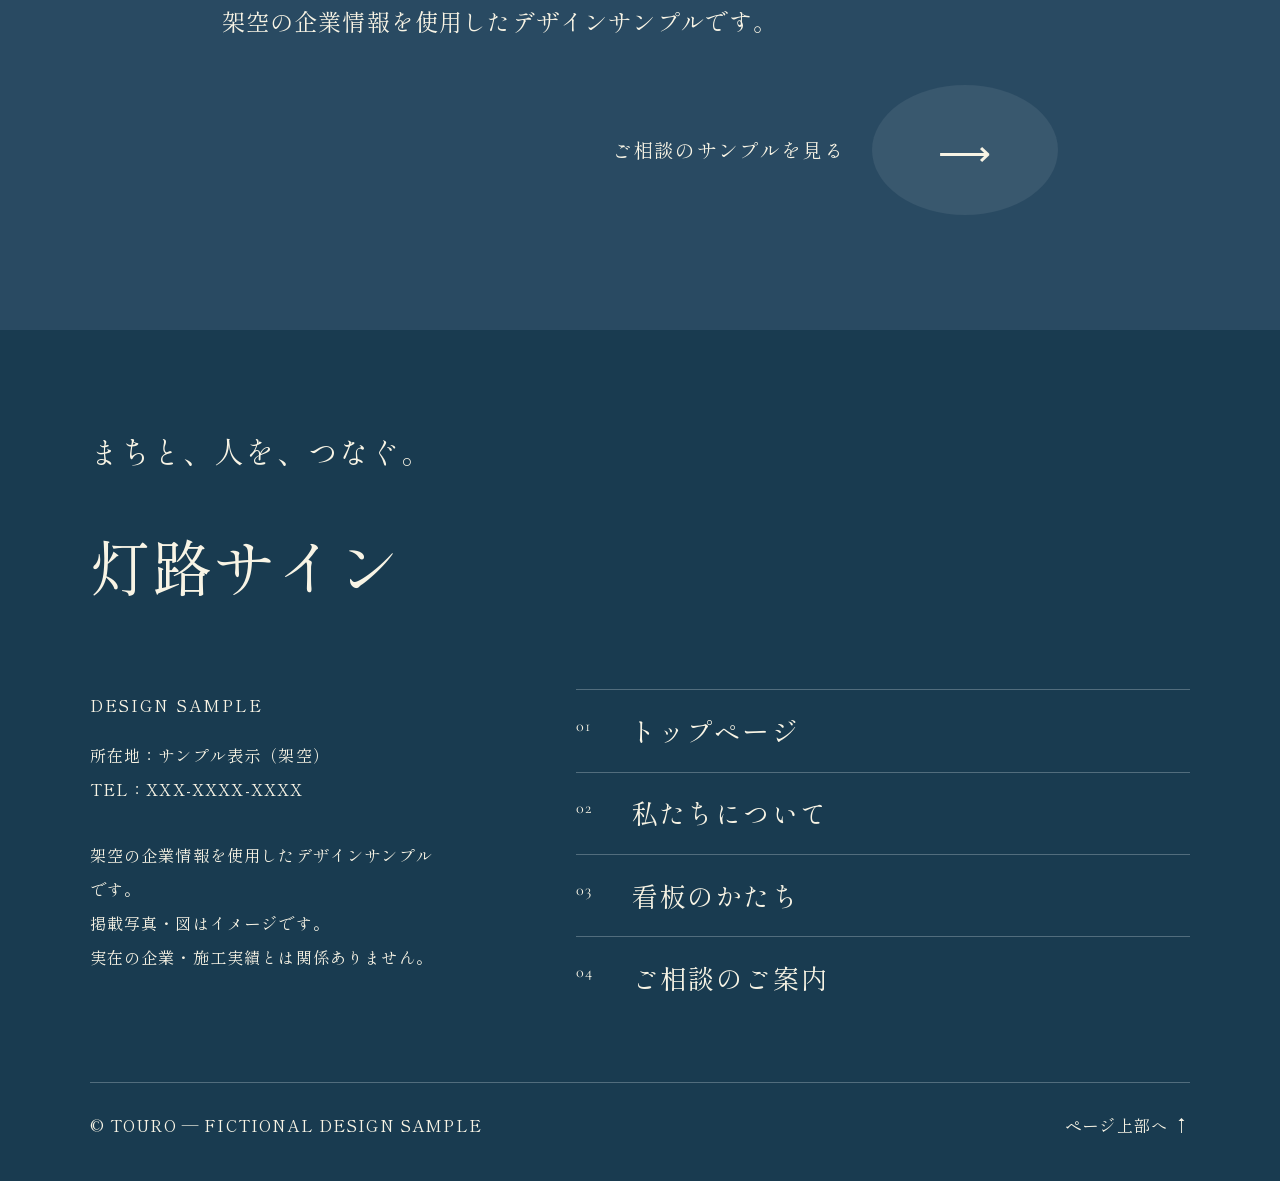
<file: sign-5.html>
<!doctype html><html lang="ja"><head><meta charset="utf-8"><meta name="viewport" content="width=device-width,initial-scale=1"><meta name="robots" content="noindex,nofollow,noarchive"><meta name="description" content="灯路サイン — 看板製作の架空デザインサンプル。"><title>灯路サイン｜看板製作のデザインサンプル（架空）</title><link rel="icon" href="assets/icon.svg"><link rel="stylesheet" href="style.css?v=1.2"><script src="app.js?v=1.2" defer></script></head><body id="top" class="detail-page"><header class="header"><a class="brand" href="index.html#top" aria-label="灯路サイン トップ"><span>灯路サイン</span><small>TOURO SIGN WORKS</small></a><nav class="desktop-nav" aria-label="主なご案内"><a href="index.html#story">私たちについて</a><a href="index.html#signs">看板のかたち</a><a href="index.html#process">制作について</a><a href="index.html#journal">読みもの</a></nav><a class="header-contact" href="index.html#sample-contact">ご相談 <span>↗</span></a><button class="menu-toggle" aria-controls="menu" aria-expanded="false"><i></i><i></i><span>Menu</span></button></header><dialog id="menu" aria-label="メニュー"><button class="menu-close" aria-label="メニューを閉じる"><span>Close</span> ×</button><div class="menu-intro"><p class="menu-brand">灯路サイン</p><p>その場所らしさを、<br>ひとつのしるしに。</p><small>架空の看板製作デザインサンプル</small></div><nav class="menu-links"><a href="index.html#story"><small>About us</small>私たちについて<span>01</span></a><a href="index.html#signs"><small>Our signs</small>看板のかたち<span>02</span></a><a href="index.html#process"><small>Our craft</small>制作について<span>03</span></a><a href="index.html#journal"><small>Journal</small>読みもの<span>04</span></a><a href="index.html#sample-contact"><small>Contact</small>ご相談のご案内<span>05</span></a></nav></dialog><main class="detail-main"><a class="back-link" href="index.html">← トップへ戻る</a><p class="eyebrow">Window graphics</p><h1>窓辺に描くメッセージ</h1><p class="detail-lead">ガラス越しの景色になじむ、文字と図形。視線の高さから考える窓のサイン。</p><figure><img src="assets/window.svg" alt="窓辺に描くメッセージのサンプルイメージ"><figcaption>サンプル図です。実際の製品・施工実績ではありません。</figcaption></figure><section><h2>しるしを、ていねいに。</h2><p>サイズや文字の配置、素材の違いを見比べるためのデザイン例です。設置環境や見る距離を整理し、用途に合う形を考えます。</p><p>架空の企業情報を使用したデザインサンプルです。</p><a class="more" href="index.html#sample-contact">ご相談のサンプルを見る <span>⟶</span></a></section></main><footer><p class="footer-line">まちと、人を、つなぐ。</p><a class="footer-brand" href="index.html#top">灯路サイン</a><div class="footer-grid"><div><p class="eyebrow">DESIGN SAMPLE</p><p>所在地：サンプル表示（架空）<br>TEL：XXX-XXXX-XXXX</p><p class="notice">架空の企業情報を使用したデザインサンプルです。<br>掲載写真・図はイメージです。<br>実在の企業・施工実績とは関係ありません。</p></div><nav aria-label="フッター"><a href="index.html#top"><small>01</small>トップページ</a><a href="index.html#story"><small>02</small>私たちについて</a><a href="index.html#signs"><small>03</small>看板のかたち</a><a href="index.html#sample-contact"><small>04</small>ご相談のご案内</a></nav></div><div class="footer-bottom"><span>© TOURO — FICTIONAL DESIGN SAMPLE</span><a href="#top">ページ上部へ ↑</a></div></footer></body></html>
</file>
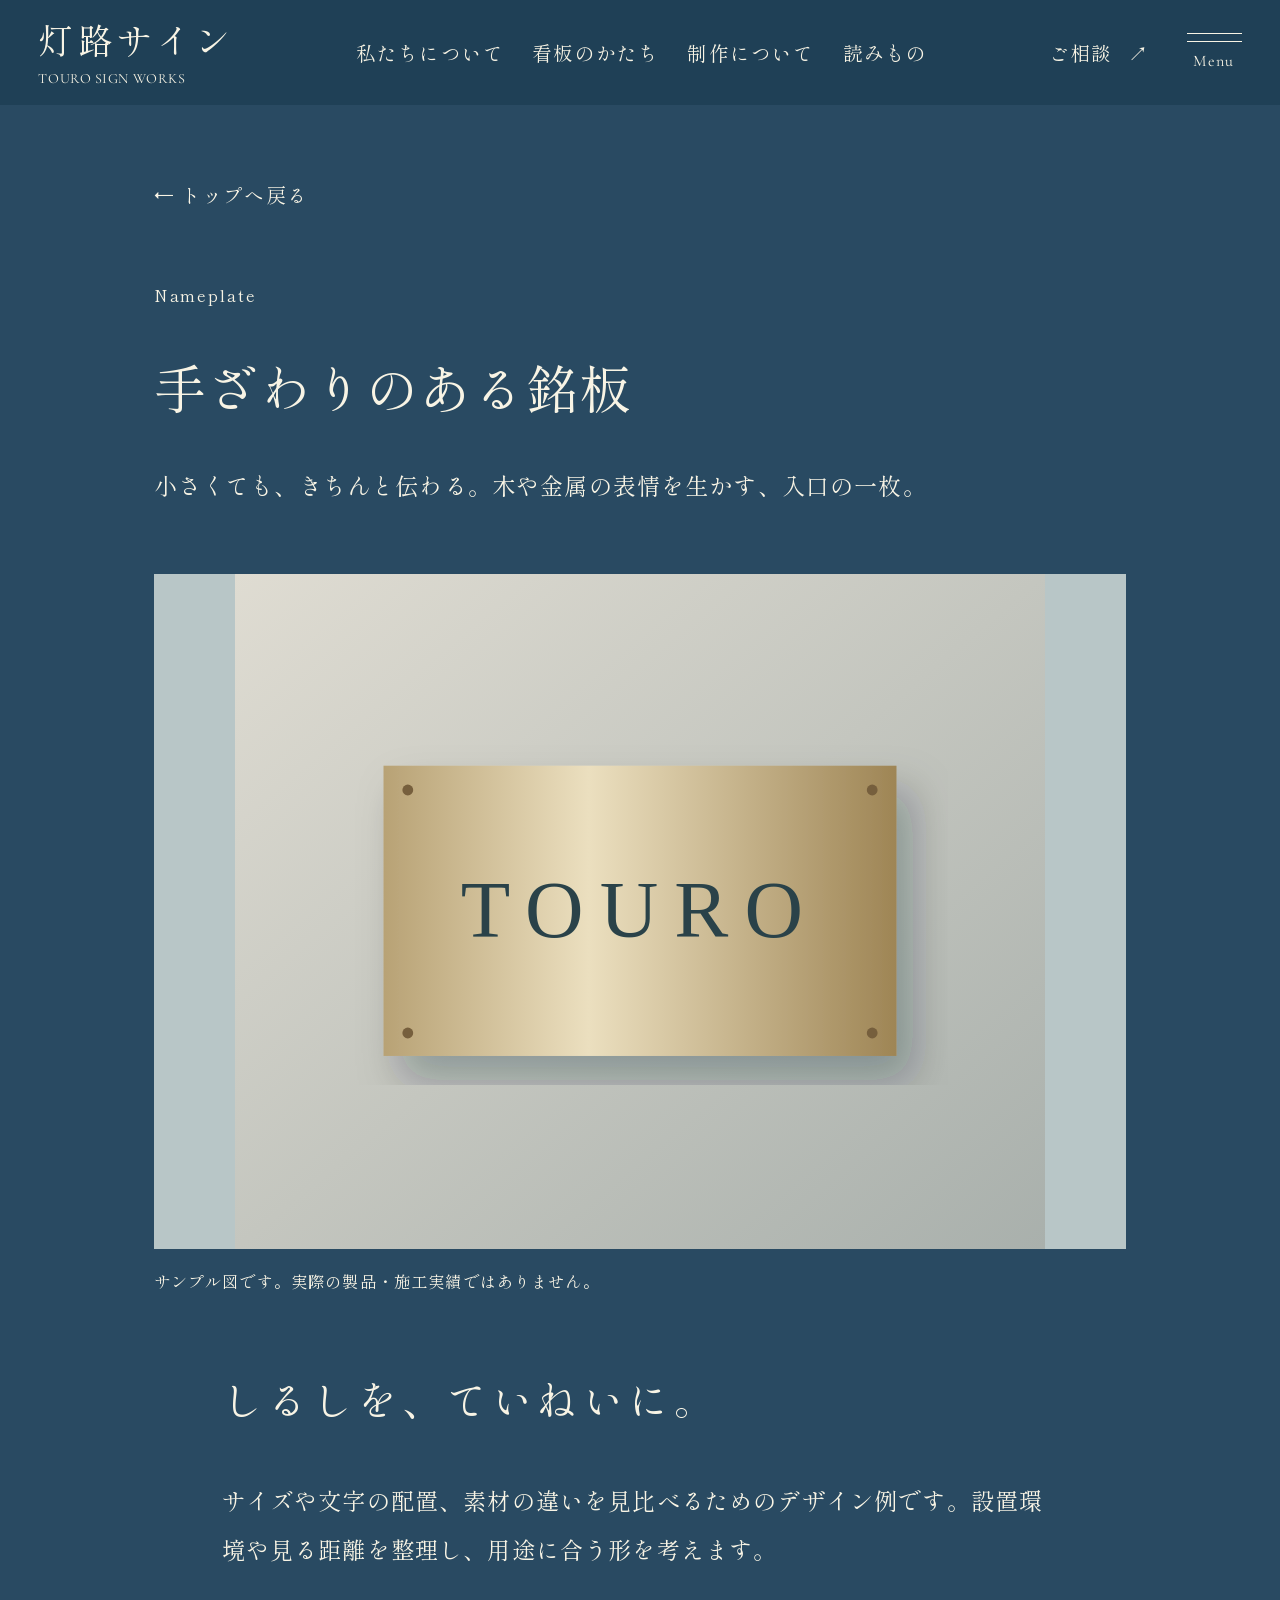
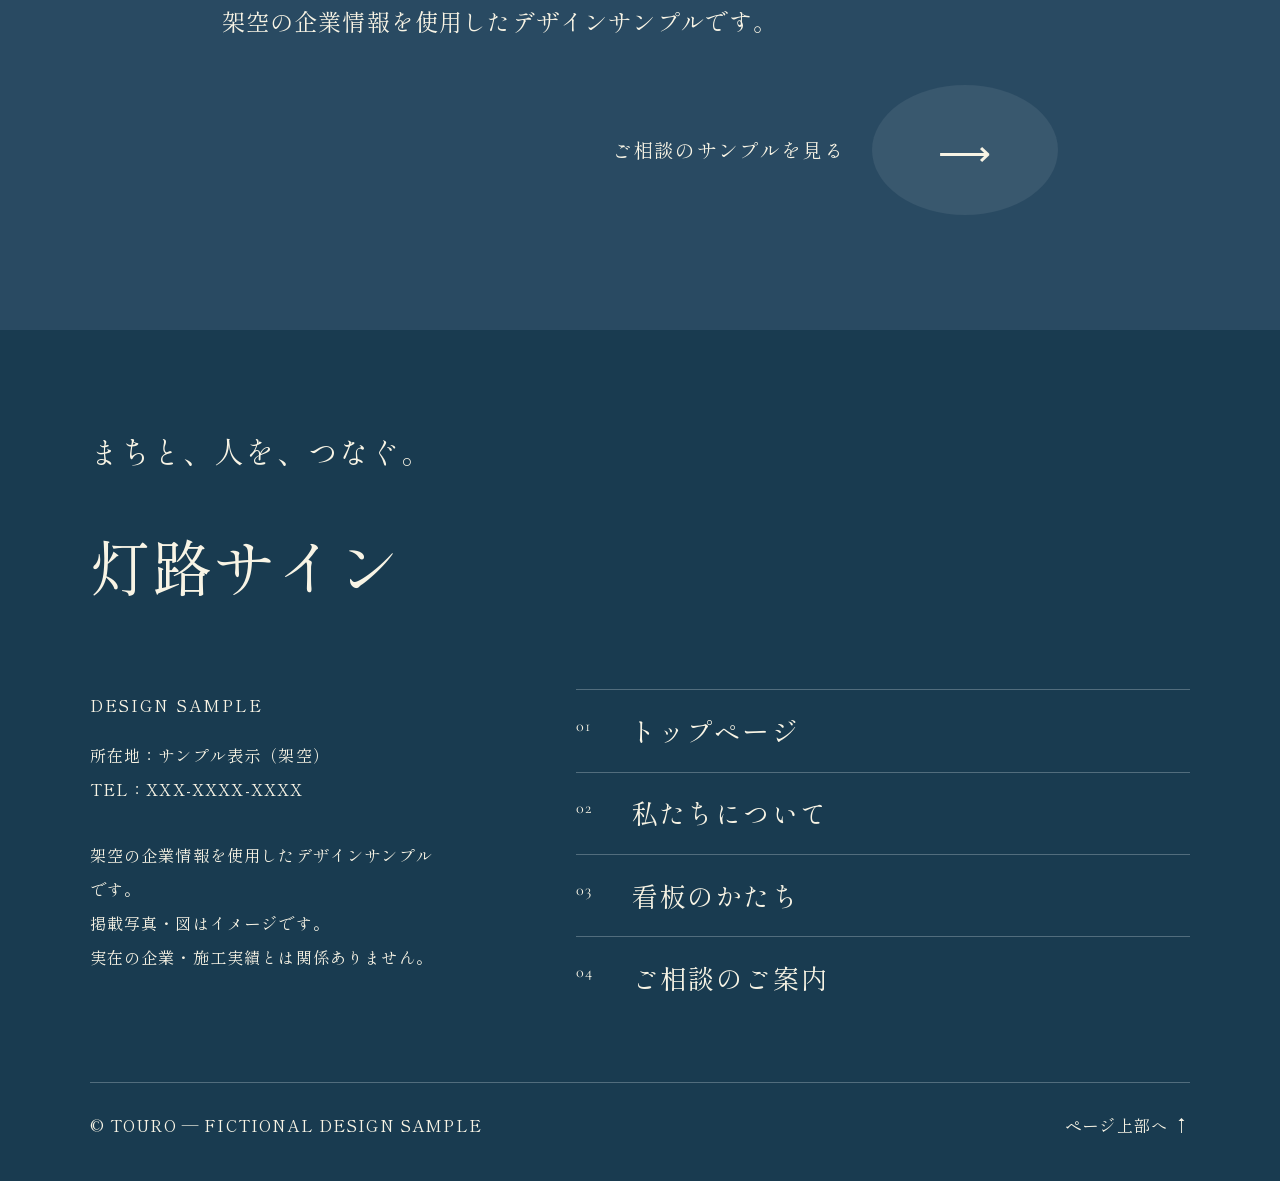
<file: sign-6.html>
<!doctype html><html lang="ja"><head><meta charset="utf-8"><meta name="viewport" content="width=device-width,initial-scale=1"><meta name="robots" content="noindex,nofollow,noarchive"><meta name="description" content="灯路サイン — 看板製作の架空デザインサンプル。"><title>灯路サイン｜看板製作のデザインサンプル（架空）</title><link rel="icon" href="assets/icon.svg"><link rel="stylesheet" href="style.css?v=1.2"><script src="app.js?v=1.2" defer></script></head><body id="top" class="detail-page"><header class="header"><a class="brand" href="index.html#top" aria-label="灯路サイン トップ"><span>灯路サイン</span><small>TOURO SIGN WORKS</small></a><nav class="desktop-nav" aria-label="主なご案内"><a href="index.html#story">私たちについて</a><a href="index.html#signs">看板のかたち</a><a href="index.html#process">制作について</a><a href="index.html#journal">読みもの</a></nav><a class="header-contact" href="index.html#sample-contact">ご相談 <span>↗</span></a><button class="menu-toggle" aria-controls="menu" aria-expanded="false"><i></i><i></i><span>Menu</span></button></header><dialog id="menu" aria-label="メニュー"><button class="menu-close" aria-label="メニューを閉じる"><span>Close</span> ×</button><div class="menu-intro"><p class="menu-brand">灯路サイン</p><p>その場所らしさを、<br>ひとつのしるしに。</p><small>架空の看板製作デザインサンプル</small></div><nav class="menu-links"><a href="index.html#story"><small>About us</small>私たちについて<span>01</span></a><a href="index.html#signs"><small>Our signs</small>看板のかたち<span>02</span></a><a href="index.html#process"><small>Our craft</small>制作について<span>03</span></a><a href="index.html#journal"><small>Journal</small>読みもの<span>04</span></a><a href="index.html#sample-contact"><small>Contact</small>ご相談のご案内<span>05</span></a></nav></dialog><main class="detail-main"><a class="back-link" href="index.html">← トップへ戻る</a><p class="eyebrow">Nameplate</p><h1>手ざわりのある銘板</h1><p class="detail-lead">小さくても、きちんと伝わる。木や金属の表情を生かす、入口の一枚。</p><figure><img src="assets/plate.svg" alt="手ざわりのある銘板のサンプルイメージ"><figcaption>サンプル図です。実際の製品・施工実績ではありません。</figcaption></figure><section><h2>しるしを、ていねいに。</h2><p>サイズや文字の配置、素材の違いを見比べるためのデザイン例です。設置環境や見る距離を整理し、用途に合う形を考えます。</p><p>架空の企業情報を使用したデザインサンプルです。</p><a class="more" href="index.html#sample-contact">ご相談のサンプルを見る <span>⟶</span></a></section></main><footer><p class="footer-line">まちと、人を、つなぐ。</p><a class="footer-brand" href="index.html#top">灯路サイン</a><div class="footer-grid"><div><p class="eyebrow">DESIGN SAMPLE</p><p>所在地：サンプル表示（架空）<br>TEL：XXX-XXXX-XXXX</p><p class="notice">架空の企業情報を使用したデザインサンプルです。<br>掲載写真・図はイメージです。<br>実在の企業・施工実績とは関係ありません。</p></div><nav aria-label="フッター"><a href="index.html#top"><small>01</small>トップページ</a><a href="index.html#story"><small>02</small>私たちについて</a><a href="index.html#signs"><small>03</small>看板のかたち</a><a href="index.html#sample-contact"><small>04</small>ご相談のご案内</a></nav></div><div class="footer-bottom"><span>© TOURO — FICTIONAL DESIGN SAMPLE</span><a href="#top">ページ上部へ ↑</a></div></footer></body></html>
</file>
<file: style.css>
@import url('https://fonts.googleapis.com/css2?family=Cormorant+Garamond:wght@400;500&family=Shippori+Mincho:wght@400;500&display=swap');
:root{--blue:#294a62;--deep:#193b50;--pale:#edf5f5;--ivory:#f8f4e5;--serif:'Shippori Mincho','Yu Mincho',serif;--en:'Cormorant Garamond',Georgia,serif;--body:clamp(18px,calc(13px + .8vw),38px);--small:clamp(14px,calc(10px + .48vw),26px);--nav:clamp(17px,calc(12px + .6vw),31px);--h2:clamp(29px,calc(18px + 1.8vw),76px);--line:rgba(228,237,239,.28)}
*{box-sizing:border-box}html{scroll-behavior:smooth;scroll-padding-top:9vw}body{margin:0;background:var(--blue);color:var(--ivory);font:400 var(--body)/2.1 var(--serif);letter-spacing:.05em}a{color:inherit;text-decoration:none}button{font:inherit;color:inherit;cursor:pointer}p,h1,h2,h3,figure{margin:0}h1,h2,h3{font-weight:400}h2{font-size:var(--h2);line-height:1.75;letter-spacing:.1em}h3{font-size:clamp(23px,calc(14px + 1vw),47px)}img{display:block;width:100%;height:auto}small,.eyebrow,.small-note{font-size:var(--small)}button{border:0;background:none}a:focus-visible,button:focus-visible{outline:2px solid #d7c89e;outline-offset:7px}a,button{-webkit-tap-highlight-color:transparent}.eyebrow{letter-spacing:.12em;display:block}p+p{margin-top:1em}.skip{position:fixed;z-index:100;left:1em;top:-10em;background:var(--ivory);color:var(--deep);padding:.5em}.skip:focus{top:1em}
.hero{height:100svh;min-height:600px;position:relative;overflow:hidden;color:white}.hero-pair{position:absolute;inset:0;display:grid;grid-template-columns:1fr 1fr}.hero-pair img{height:100%;object-fit:cover;min-height:0}.pair-first img:first-child{object-position:65% 50%}.pair-first img:last-child{object-position:50% 62%}.pair-second{display:none}.hero-shade{position:absolute;inset:0;background:linear-gradient(0deg,rgba(9,27,40,.4),transparent 35%),linear-gradient(90deg,rgba(17,39,53,.38),rgba(5,22,38,.4))}.hero-copy{position:absolute;inset:0;display:flex;flex-direction:column;justify-content:center;text-align:center;padding:4vw 5vw;text-shadow:0 2px 25px #142c37a1}.hero h1{font-size:clamp(29px,calc(19px + 1.85vw),86px);line-height:1.8;letter-spacing:.17em}.hero-copy p{font-family:var(--en);font-size:clamp(18px,calc(12px + .75vw),36px);margin-top:.6em;letter-spacing:.04em}.hero-scroll{position:absolute;bottom:3vw;right:5vw;font-size:var(--nav);font-family:var(--en)}.hero-scroll span{padding-left:2em}.hero-notice{position:absolute;left:3vw;bottom:3vw;font-size:var(--small)}.motion-toggle{position:absolute;top:2vw;right:3vw;font-size:var(--small);border-bottom:1px solid #fffa;padding:.4em .6em;background:#193b5066}.header{position:sticky;top:0;z-index:40;display:flex;align-items:center;gap:2.4vw;padding:1.1vw 3vw;background:rgba(31,64,86,.94);color:#f8f4e5;backdrop-filter:blur(12px);min-height:105px}.brand{flex-shrink:0;display:block;line-height:1.3}.brand>span{font-size:clamp(26px,calc(17px + 1.4vw),57px);letter-spacing:.12em}.brand small{display:block;letter-spacing:.04em;font-family:var(--en);font-size:clamp(12px,calc(9px + .4vw),23px);margin-top:.55em}.desktop-nav{display:flex;gap:2.2vw;margin-left:auto;font-size:var(--nav)}.desktop-nav a{position:relative;white-space:nowrap}.desktop-nav a:after{content:'';position:absolute;bottom:0;left:0;right:0;border-bottom:1px solid;transform:scaleX(0);transform-origin:left;transition:.4s}.desktop-nav a:hover:after{transform:scaleX(1)}.header-contact{white-space:nowrap;font-size:var(--nav);margin-left:auto}.header-contact span{margin-left:.5em}.menu-toggle{width:4.3vw;min-width:52px;display:grid;gap:7px;padding:.5em 0;margin-left:.5vw;font-size:var(--small);line-height:1.2}.menu-toggle i{height:1px;width:100%;background:currentColor}.menu-toggle span{font-family:var(--en);letter-spacing:.08em;margin-top:3px}
dialog{position:fixed;inset:0;max-width:none;max-height:none;width:100%;height:100dvh;margin:0;border:0;padding:10vh 8vw;background:var(--pale);color:var(--deep);overflow:auto;font:inherit}dialog::backdrop{background:#0e273eee}dialog[open]{display:grid;grid-template-columns:1fr 1.35fr;gap:8vw;align-items:center}.menu-close{position:fixed;right:4vw;top:3vh;font-size:clamp(24px,calc(18px + 1vw),54px);display:flex;gap:1em;align-items:center}.menu-close span{font-family:var(--en);font-size:var(--nav)}.menu-brand{font-size:clamp(42px,calc(24px + 3vw),120px);margin-bottom:.6em}.menu-intro>p:not(.menu-brand){font-size:clamp(23px,calc(16px + 1vw),48px)}.menu-intro small{display:block;margin-top:2em}.menu-links a{display:block;border-bottom:1px solid #193b5040;padding:.45em 0;position:relative;font-size:clamp(27px,calc(18px + 1.4vw),68px);line-height:1.7}.menu-links a small{display:block;font-family:var(--en)}.menu-links a>span{position:absolute;right:0;top:2em;font:400 var(--small) var(--en)}
.topics{display:flex;gap:3vw;align-items:center;padding:2vw 7vw;background:var(--deep);line-height:1.8}.topics>span:first-child{font:400 clamp(25px,calc(17px + 1vw),48px) var(--en)}.topics>a{font-size:var(--nav);display:flex;flex:1;justify-content:space-between;gap:2em}.topics .eyebrow{white-space:nowrap}.section{position:relative}.story{padding:10vw 4vw 7vw;overflow:hidden}.big-type{font:400 clamp(60px,calc(10px + 10vw),310px)/.94 var(--en);letter-spacing:-.04em;color:#b8cad35c}.big-type span{display:block}.big-type span:first-child{text-align:right;padding-right:5vw}.big-type span:last-child{padding-left:3vw}.story-heading{display:flex;gap:4vw;align-items:center;justify-content:flex-end;margin:3vw 7vw 4vw}.story-heading small{font-size:var(--body)}.story-heading h2{font-size:clamp(30px,calc(12px + 3vw),105px)}.story-photos{position:relative;padding-top:4vw}.story-back{height:60vw;max-height:1400px;width:94%;margin-left:auto;overflow:hidden}.story-back img{height:100%;object-fit:cover;object-position:66% 50%}.story-front{position:absolute;left:8%;top:0;width:32%;height:36vw;overflow:hidden}.story-front img{height:100%;object-fit:cover}.photo-callout{position:absolute;right:5%;top:8vw;font-size:clamp(30px,calc(17px + 3vw),115px);line-height:1.8;color:white;text-shadow:0 2px 20px #102633}.photo-callout:before{content:'';height:14vw;border-left:1px solid;position:absolute;left:-5vw;top:-3vw;transform:rotate(-24deg)}
.craft-copy{padding:4vw 12vw 0;display:grid;grid-template-columns:1fr 1.3fr;gap:8vw}.craft-copy>div p{line-height:2.4}.more{display:flex;align-items:center;justify-content:flex-end;gap:1.4em;margin-top:2em;font-size:var(--nav)}.more>span{display:flex;align-items:center;justify-content:center;width:5em;height:3.5em;background:#ffffff13;border-radius:50%;font-size:clamp(24px,calc(18px + 1.5vw),70px);line-height:1;transition:background .4s,transform .4s}.more:hover>span{background:#ffffff30;transform:translateX(.2em)}.craft-photos{position:relative;margin-top:10vw;padding-bottom:8vw}.craft-back{height:48vw;overflow:hidden}.craft-back img{height:100%;object-fit:cover}.craft-front{position:absolute;top:11vw;left:37%;width:26%;height:38vw}.craft-front img{width:100%;height:100%;object-fit:cover}.caption{display:flex;justify-content:space-between;gap:1em;padding:0 3vw;font-size:var(--small);font-family:var(--en);color:#c7d6dc}.master{padding:14vw 9vw 12vw}.master-title{position:absolute;top:17vw;left:7vw;z-index:2}.master-title h2{font:400 clamp(57px,calc(12px + 8vw),230px)/1.1 var(--en);letter-spacing:-.04em}.master-picture{width:44%;margin:auto}.master-picture img{aspect-ratio:2/3;object-fit:cover}.master-aside{position:absolute;top:37vw;left:69%;width:25%;font-size:var(--body)}.master-aside .more{display:block;margin-top:3vw}.master-aside .more>span{margin-top:.6em}.master-desc{margin:5vw 3vw 0;font-size:clamp(25px,calc(13px + 1.6vw),61px);line-height:2.3}.master-desc small{display:inline-block;vertical-align:top;margin-right:3em;font-size:var(--small)}
.light{background:var(--pale);color:var(--deep);--line:rgba(25,59,80,.2)}.signs{padding:8vw 0 0}.sign-head{padding:0 10vw 4vw;display:flex;justify-content:space-between;gap:2em;align-items:end}.sign-head p{margin-top:1em}.sign-head h2{margin-top:.3em}.sign-head .small-note{max-width:14em}.sign-row{position:relative;display:grid;grid-template-columns:1fr 1.3fr .8fr auto;gap:3vw;align-items:center;padding:3vw 9vw;border-top:1px solid var(--line);min-height:20vw;transition:background .4s}.sign-row:hover,.sign-row:focus-visible{background:#dce9ed}.sign-name h3{margin-top:.4em;text-decoration:underline;text-underline-offset:.4em;text-decoration-thickness:1px}.sign-name small{font-family:var(--en);letter-spacing:.03em}.sign-row p{font-size:var(--nav);line-height:2}.sign-row img{aspect-ratio:6/5;object-fit:contain;transition:transform .6s}.sign-row:hover img{transform:translateY(-5%)}.arrow{font-size:clamp(25px,calc(14px + 1.5vw),68px)}.process{padding:5vw 7vw 7vw;display:grid;grid-template-columns:40% 1fr;gap:8vw;border-top:1px solid #193b5033}.process-pictures{position:sticky;top:18vh;height:37vw;margin-top:7vw}.process-pictures img{position:absolute;inset:0;height:100%;object-fit:cover;opacity:0;transition:opacity .6s}.process-pictures img.active{opacity:1}.process-links>a{display:block;position:relative;border-bottom:1px solid var(--line);padding:3vw 0 2vw;transition:color .4s,background .4s}.process-links h2{font-size:clamp(26px,calc(17px + 1.3vw),58px);text-decoration:underline;text-underline-offset:.3em}.process-links p{margin-top:1em;font-size:var(--nav)}.process-links>a>span{display:block;text-align:right;font-size:clamp(30px,calc(19px + 1.8vw),78px);line-height:1.5}.process-links a:hover{color:#367783}.journal{padding:8vw 7vw 11vw}.journal-head{margin-bottom:3vw}.journal-list a{display:grid;grid-template-columns:1fr 6fr auto;gap:3vw;align-items:center;padding:2vw 0;border-bottom:1px solid var(--line);font-size:var(--nav)}.journal-list a:hover{color:#d6d5b4}.journal-list b{font-weight:400;font-size:clamp(24px,calc(13px + 1.4vw),64px)}
.contact{position:relative;padding:12vw 12vw 9vw}.contact-bg{position:absolute;inset:0;overflow:hidden}.contact-bg img{height:100%;object-fit:cover;filter:brightness(.6)}.contact-sheet{position:relative;background:var(--ivory);color:#47473d;text-align:center;padding:7vw 6vw 5vw}.contact-sheet h2{margin:.4em 0 .2em;font-size:clamp(28px,calc(15px + 1.75vw),76px)}.contact-sheet>p{font-size:var(--nav)}.contact-image{height:27vw;object-fit:cover;margin:3vw 0}.contact-details{display:grid;grid-template-columns:1fr 1.4fr;gap:4vw;text-align:left}.contact-details p{font-size:var(--small);line-height:2}.contact-details h3{margin-bottom:.5em}.contact-details .more{font-size:var(--small)}.contact-details .more>span{background:#193b5010}footer{padding:7vw 7vw 3vw;background:var(--deep)}.footer-line{font-size:clamp(25px,calc(17px + 1vw),51px)}.footer-brand{font-size:clamp(45px,calc(25px + 2.8vw),118px);display:inline-block;margin:.3em 0 1em}.footer-grid{display:grid;grid-template-columns:1fr 1.6fr;gap:8vw}.footer-grid p{font-size:var(--small)}.footer-grid .notice{margin-top:2em}.footer-grid nav a{display:flex;gap:3vw;padding:1vw 0;border-top:1px solid var(--line);font-size:clamp(22px,calc(15px + .9vw),43px)}.footer-grid nav small{font-family:var(--en);padding-top:.4em}.footer-bottom{margin-top:5vw;padding-top:2vw;border-top:1px solid var(--line);font-size:var(--small);display:flex;justify-content:space-between;gap:2vw}
.detail-main{padding:5vw 12vw 9vw}.back-link{font-size:var(--nav);display:inline-block;margin-bottom:5vw}.detail-main h1{font-size:clamp(34px,calc(20px + 2.5vw),104px);line-height:1.65;margin:.6em 0}.detail-lead{max-width:40em}.detail-main figure{margin:5vw 0}.detail-main figure img{max-height:75vh;object-fit:contain;background:#b8c6c7}.detail-main figcaption{font-size:var(--small);margin-top:1em}.detail-main section{max-width:36em;margin:auto}.detail-main section h2{margin-bottom:1em}.detail-page .header{top:0}
@media(max-width:1100px){.desktop-nav{display:none}.header{min-height:94px;padding:15px 5vw}.header-contact{margin-left:auto}.menu-toggle{margin-left:2vw}.craft-copy{padding-inline:8vw;gap:5vw}.sign-row{padding-inline:6vw;grid-template-columns:1.2fr 1.3fr 1fr}.sign-row>.arrow{display:none}}
@media(max-width:700px){html{scroll-padding-top:100px}.hero{min-height:640px}.hero-pair{grid-template-columns:1fr;grid-template-rows:1fr 1fr}.hero-pair img{object-position:center}.pair-first img:last-child{object-position:50% 66%}.pair-second img:last-child{object-position:50% 47%}.hero-copy{padding:0 5vw}.hero h1{font-size:clamp(25px,calc(13px + 3.5vw),42px);letter-spacing:.09em}.hero-copy p{font-size:clamp(16px,calc(12px + 1vw),24px)}.hero-shade{background:linear-gradient(0deg,#102a4388,transparent 25%,#102a4380 45%,#102a4380 55%,transparent 80%)}.hero-notice{left:5vw;bottom:4vw;max-width:16em;line-height:1.7}.hero-scroll{bottom:13vw;right:6vw}.motion-toggle{top:4vw;right:4vw}.hero-scroll span{padding-left:1em}.brand small{font-size:clamp(12px,calc(9px + .7vw),17px)}.header-contact{font-size:var(--small)}.menu-toggle{min-width:48px}.header{min-height:92px;gap:4vw}dialog{padding:100px 7vw 50px}dialog[open]{display:block}.menu-intro{display:none}.menu-close{top:20px;right:7vw}.menu-links a{font-size:clamp(24px,calc(16px + 3vw),42px);padding:.6em 0}.menu-links a small{font-size:var(--small)}.topics{padding:7vw 6vw;flex-wrap:wrap;gap:0 6vw}.topics>a{flex-basis:100%;margin-top:.7em;font-size:var(--small)}.story{padding:24vw 5vw 15vw}.big-type{font-size:clamp(62px,calc(12px + 16vw),120px);line-height:1}.big-type span:first-child{padding-right:0}.big-type span:last-child{padding-left:0;margin-top:.2em}.story-heading{display:block;text-align:right;margin:8vw 0 12vw}.story-heading small{font-size:var(--small)}.story-heading h2{font-size:clamp(27px,calc(16px + 3vw),44px)}.story-photos{padding-top:29vw}.story-back{height:115vw;width:100%;margin:0}.story-front{left:3%;top:0;width:48%;height:63vw}.photo-callout{right:2%;top:5vw;font-size:clamp(23px,calc(11px + 4vw),48px);line-height:2}.photo-callout:before{left:-4vw;height:20vw;top:0}.craft-copy{display:block;padding:10vw 6vw 0}.craft-copy h2{margin-bottom:10vw}.craft-copy br{display:none}.craft-copy h2 br{display:initial}.craft-copy>div p{line-height:2.25}.craft-photos{margin-top:21vw;padding-bottom:15vw}.craft-back{height:90vw}.craft-front{left:27%;top:23vw;width:46%;height:74vw}.caption{padding-inline:6vw;flex-wrap:wrap;justify-content:space-between;font-size:var(--small)}.caption span:nth-child(2){display:none}.master{padding:24vw 6vw 22vw}.master-title{position:relative;left:auto;top:auto}.master-title h2{font-size:clamp(60px,calc(8px + 14vw),110px);margin:.1em 0 .3em}.master-aside{position:static;width:auto;margin-top:8vw}.master-picture{width:74%;margin:10vw auto 0}.master-aside .more{display:flex}.master-aside .more>span{margin-top:0}.master-desc{margin:10vw 0 0;font-size:clamp(22px,calc(15px + 1.8vw),35px);line-height:2.2}.master-desc small{display:block;margin-bottom:1em}.signs{padding-top:20vw}.sign-head{padding:0 6vw 12vw;display:block}.sign-head p{line-height:2;font-size:var(--nav)}.sign-head .small-note{display:block;margin-top:1.5em;max-width:none}.sign-row{grid-template-columns:1.2fr 1fr;padding:9vw 6vw;gap:3vw 5vw;min-height:65vw}.sign-row .sign-name{grid-column:1;grid-row:1}.sign-row .sign-name h3{font-size:clamp(22px,calc(15px + 1.5vw),34px);line-height:1.8}.sign-row .sign-name small{font-size:var(--small)}.sign-row p{grid-column:1;grid-row:2;font-size:var(--small);line-height:2}.sign-row img{grid-row:1 / 3;grid-column:2;align-self:center;aspect-ratio:3/4;object-fit:cover}.process{padding:0 6vw 14vw;display:block}.process-pictures{position:relative;top:auto;width:100%;height:70vw;margin:12vw 0 3vw}.process-links>a{padding:9vw 0 5vw}.process-links h2{margin:.3em 0}.process-links p{font-size:var(--nav)}.process-links p br{display:none}.journal{padding:18vw 6vw}.journal-head{margin-bottom:8vw}.journal-list a{grid-template-columns:1fr auto;gap:.5em;padding:7vw 0}.journal-list small{grid-column:1 / -1}.journal-list span{font-size:var(--nav);line-height:1.8}.contact{padding:20vw 5vw}.contact-sheet{padding:12vw 6vw}.contact-sheet h2{font-size:clamp(26px,calc(17px + 2.2vw),38px);line-height:1.9}.contact-sheet>small{letter-spacing:.04em}.contact-image{height:55vw;margin:8vw 0}.contact-details{display:block}.contact-details>div+div{margin-top:2em}.contact-details p{font-size:var(--small)}footer{padding:17vw 6vw 7vw}.footer-grid{display:flex;flex-direction:column-reverse;gap:12vw}.footer-grid nav a{padding:4vw 0;gap:8vw;font-size:var(--nav)}.footer-bottom{flex-direction:column;gap:1em;margin-top:10vw;padding-top:7vw}.footer-brand{margin-bottom:12vw}.detail-main{padding:10vw 6vw 18vw}.detail-main h1{font-size:clamp(30px,calc(18px + 3.8vw),52px)}.detail-main figure{margin:12vw 0}.detail-main figure img{min-height:65vw}.detail-main .eyebrow{margin-top:8vw}}
@media(prefers-reduced-motion:reduce){html{scroll-behavior:auto}*,*:before,*:after{animation:none!important;transition:none!important}.hero-pair,.zoom-frame img,.parallax{transform:none!important}.pair-second{display:none!important}.split-line span,.blur-heading span{opacity:1!important;filter:none!important;transform:none!important}}

p{text-wrap:pretty}
@media(min-width:701px) and (max-height:1100px){dialog{padding-block:4vh}.menu-links a{padding:.25em 0}}
/* Finite motion: static HTML remains visible without JavaScript. */
.char{display:inline-block;white-space:pre}
.motion-ready:not(.motion-off) .blur-heading.revealed .char{animation:letter-in .5s both;animation-delay:calc(var(--i)*.07s)}
.motion-ready:not(.motion-off) .story-heading.revealed,.motion-ready:not(.motion-off) .sign-head.revealed,.motion-ready:not(.motion-off) .journal-head.revealed{animation:soft-in 1s both}
.motion-ready:not(.motion-off) dialog[open]{animation:menu-in .75s cubic-bezier(.2,.6,.2,1) both}
.motion-ready:not(.motion-off) dialog[open] .menu-links{animation:soft-in .7s .25s both}
.zoom-frame img{will-change:transform}.parallax{will-change:transform}
body{transition:background-color .65s,color .65s}.light-zone{background:var(--pale);color:var(--deep)}
.light-zone .master{color:var(--deep)}.light-zone .journal{--line:rgba(25,59,80,.2)}
.light-zone .caption{color:var(--deep)}.process-links .current{color:#367783}
.motion-off *, .motion-off *:before,.motion-off *:after{animation:none!important;transition:none!important;scroll-behavior:auto!important}
.motion-off .pair-second{display:none}.motion-off .char{opacity:1!important;filter:none!important;transform:none!important}
.motion-off .zoom-frame img,.motion-off .parallax{transform:none!important}
@keyframes letter-in{from{opacity:0;filter:blur(20px);transform:translate(var(--dx,0),var(--dy,0)) scale(2)}to{opacity:1;filter:blur(0);transform:translate(0) scale(1)}}
@keyframes soft-in{from{opacity:0;filter:blur(9px);transform:translateY(14px)}to{opacity:1;filter:blur(0);transform:translateY(0)}}
@keyframes circle-in{from{clip-path:circle(0% at 50% 50%)}to{clip-path:circle(76% at 50% 50%)}}
@keyframes picture-settle{from{transform:scale(1.07);filter:blur(5px)}to{transform:scale(1);filter:blur(0)}}
@keyframes menu-in{from{clip-path:inset(0 0 100% 0)}to{clip-path:inset(0 0 0 0)}}
@media(prefers-reduced-motion:reduce){.motion-ready .char{opacity:1!important;filter:none!important;transform:none!important}.pair-second{display:none!important}}
.menu-toggle,.motion-toggle{visibility:hidden}.motion-ready .menu-toggle,.motion-ready .motion-toggle{visibility:visible}
@media(min-width:701px){.hero-copy h1{font-size:clamp(32px,calc(19px + 1.85vw),86px)}}
.story-back:after{content:'';position:absolute;inset:0;pointer-events:none;background:linear-gradient(90deg,transparent 45%,rgba(10,31,45,.35))}
.story-back{position:relative}
.journal{background:var(--blue);color:var(--ivory);--line:rgba(228,237,239,.28)}
.light-zone .journal{--line:rgba(228,237,239,.28)}
@media(max-width:700px){.sign-row img{object-fit:contain;background:#d3d7d1}}
.contact-sheet h2 span{display:inline-block}.sign-name h3{text-wrap:balance}

.detail-main h2{text-wrap:balance}


.opening-canvas{position:absolute;inset:0;width:100%;height:100%;pointer-events:none}
.hero.opening-active .pair-first,.hero.opening-active .pair-second{visibility:hidden}
.hero.opening-active .hero-shade{opacity:0;animation:opening-shade 8s linear both}
.hero.opening-active .split-line .char{animation:letter-in 1s cubic-bezier(.2,.7,.3,1) both;animation-delay:var(--opening-delay,1.5s)}
.hero.opening-active .hero-copy>p{animation:opening-english 1.6s var(--english-delay,4s) both}
.hero.opening-active .hero-scroll,.hero.opening-active .hero-notice{animation:opening-english 1s 7s both}
.hero.opening-complete .pair-second{display:grid}
.motion-off .hero.opening-complete .pair-second{display:none}
@keyframes opening-english{from{opacity:0}to{opacity:1}}
@keyframes opening-shade{0%,62.5%{opacity:0}100%{opacity:1}}

.opening-boot .hero{background:#1e2a35}.opening-boot .hero-pair,.opening-boot .hero-copy,.opening-boot .hero-shade,.opening-boot .hero-scroll,.opening-boot .hero-notice{visibility:hidden}
</file>
